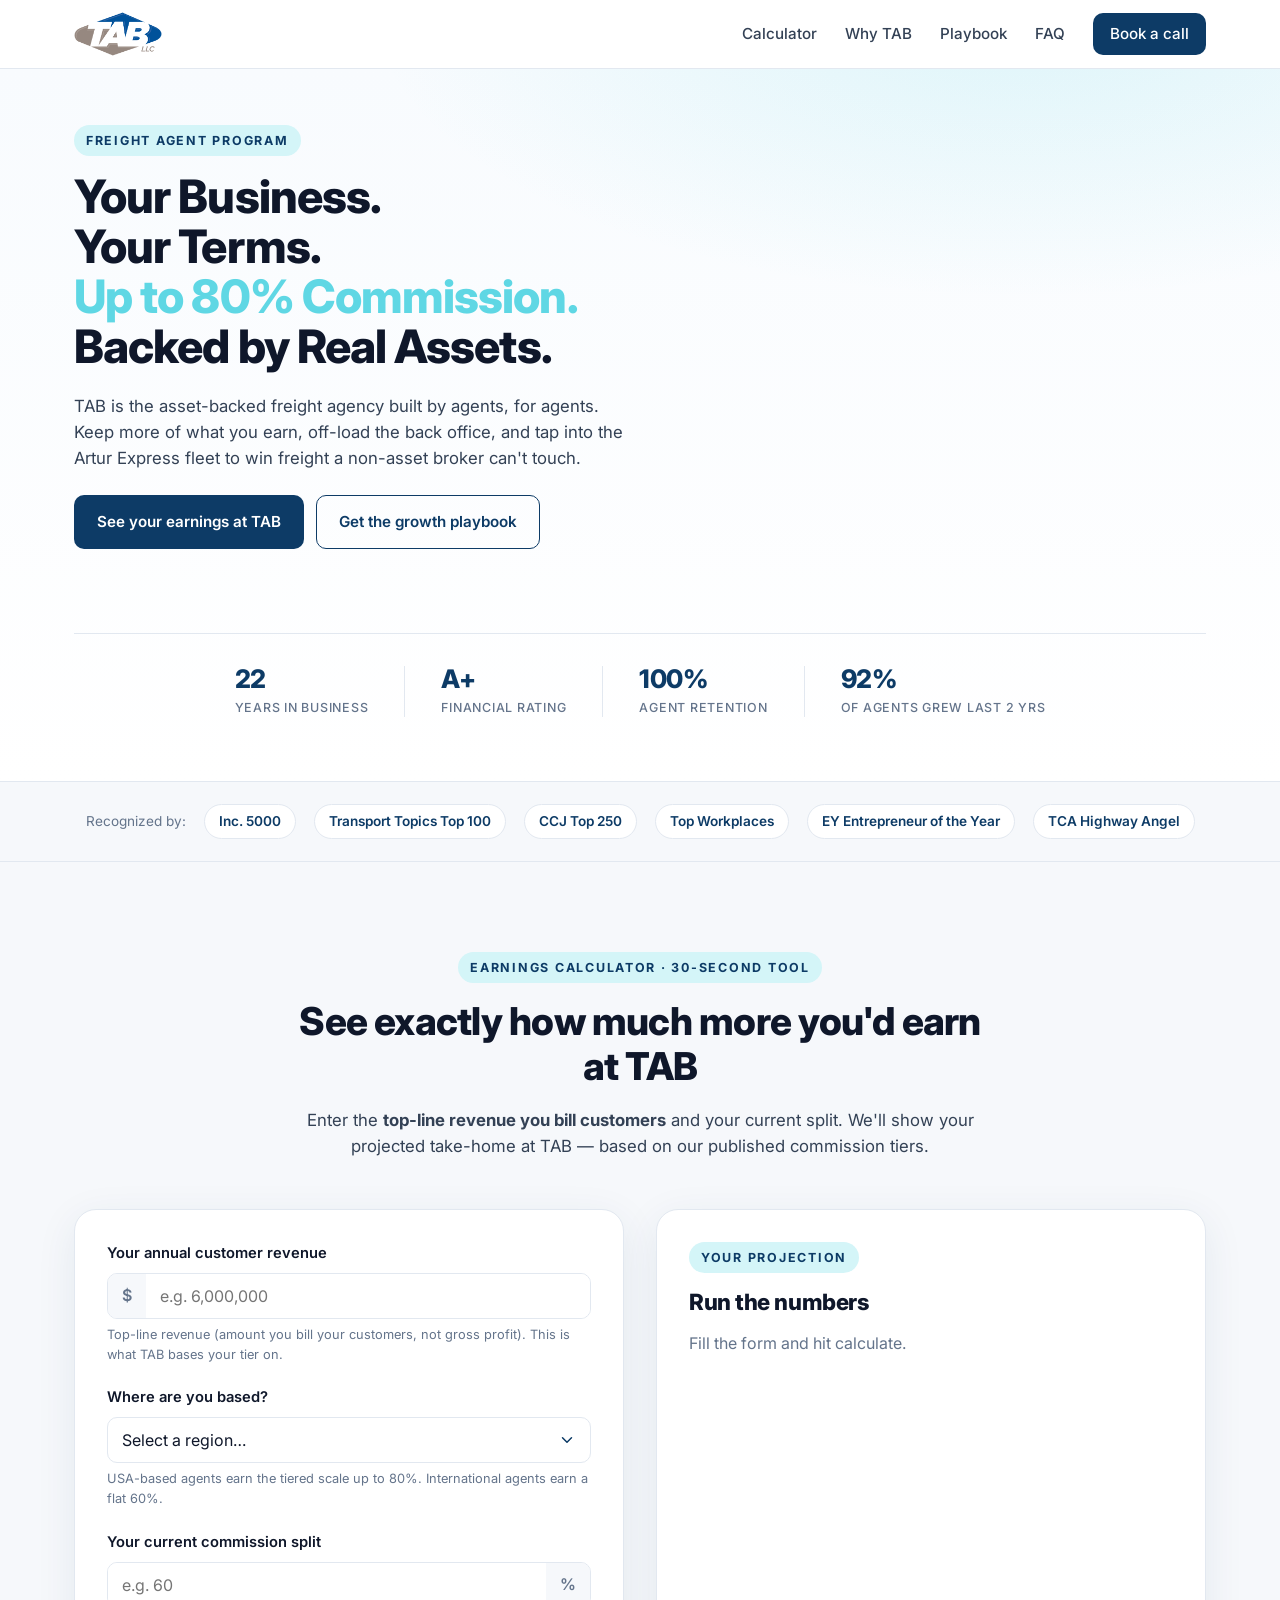
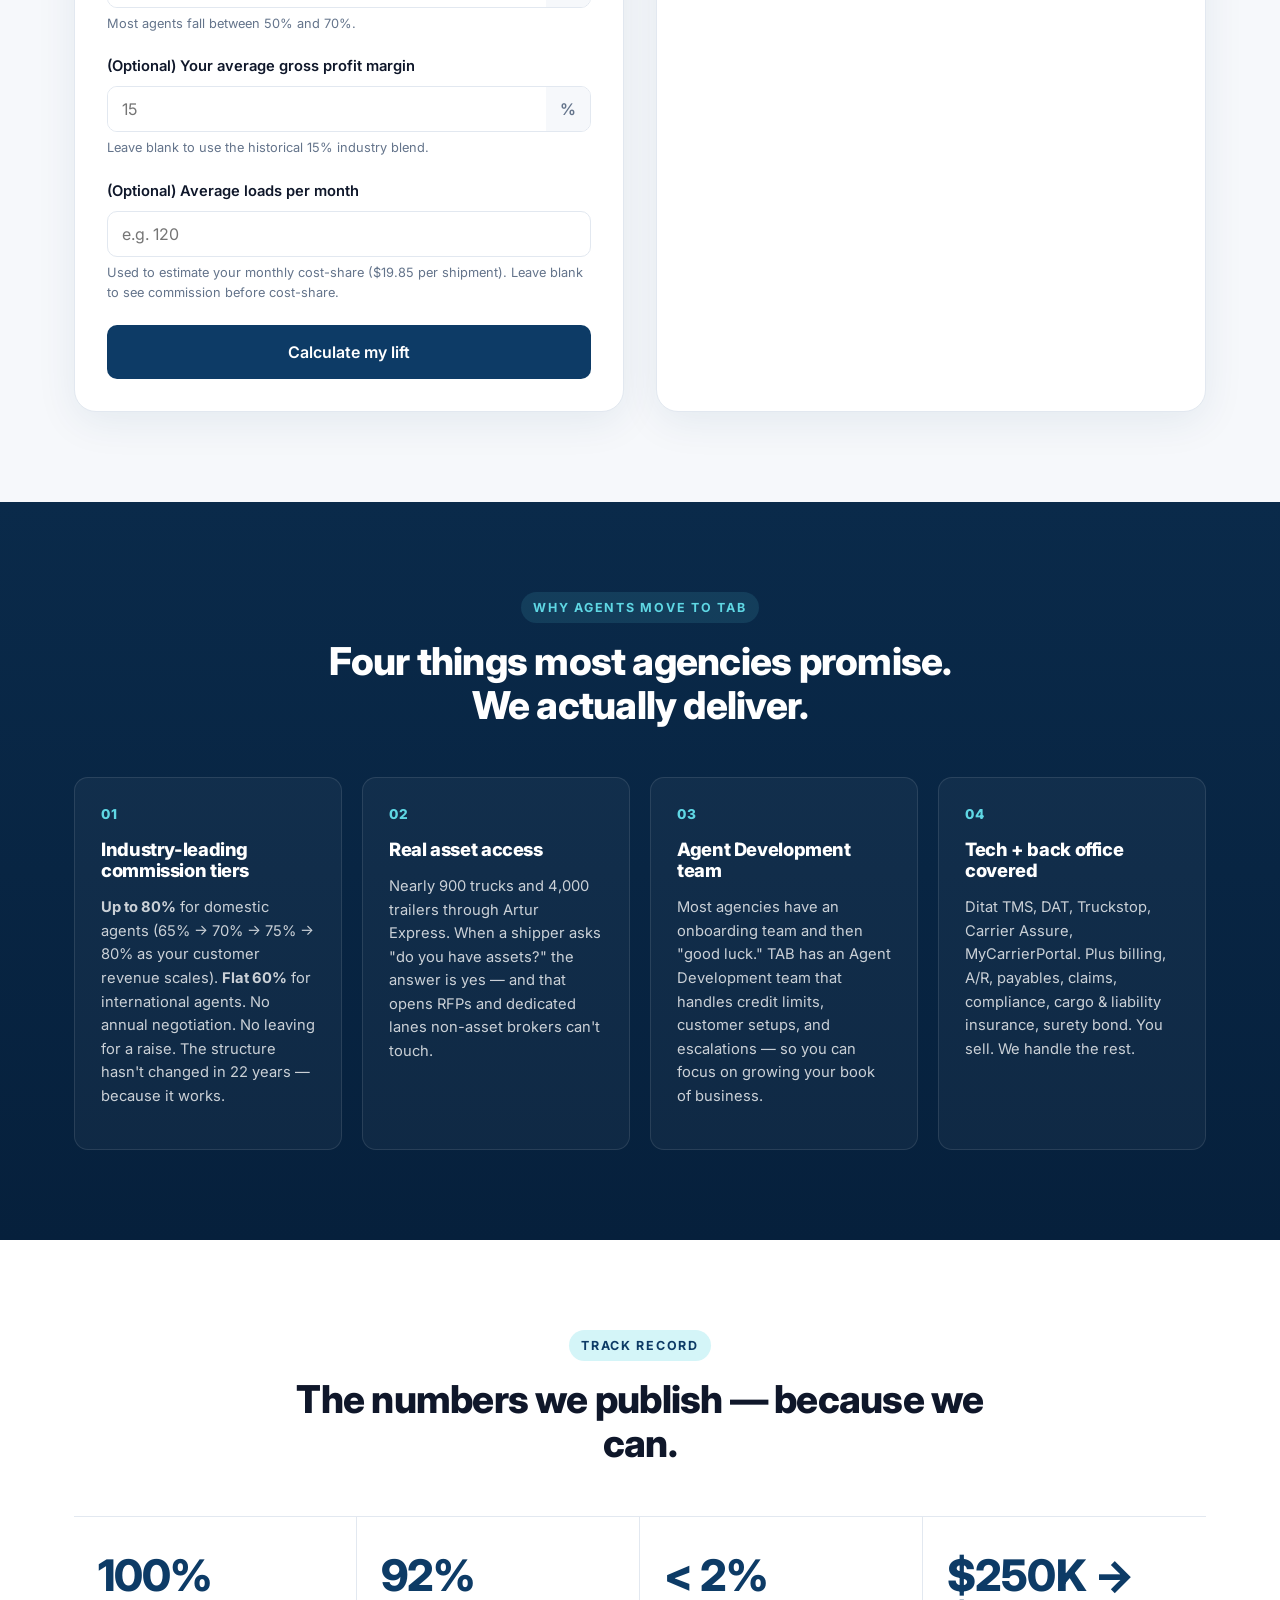
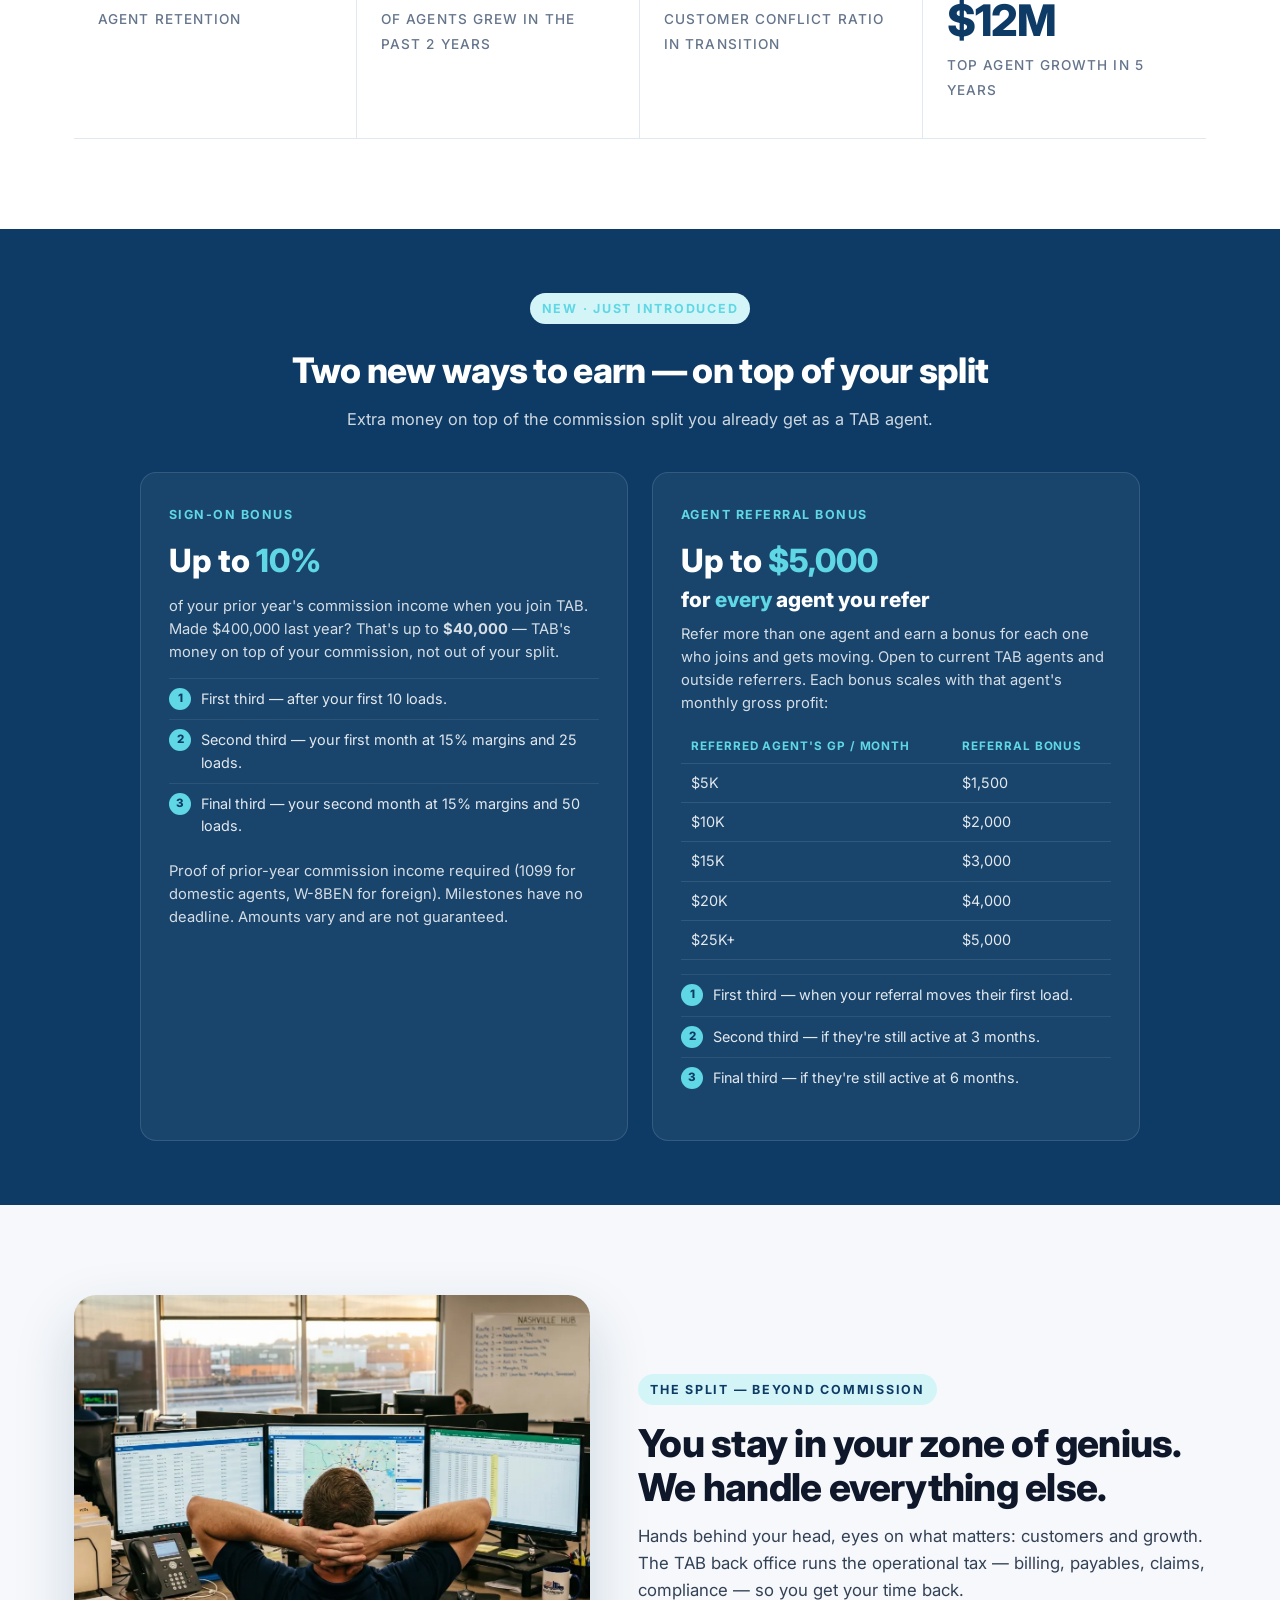
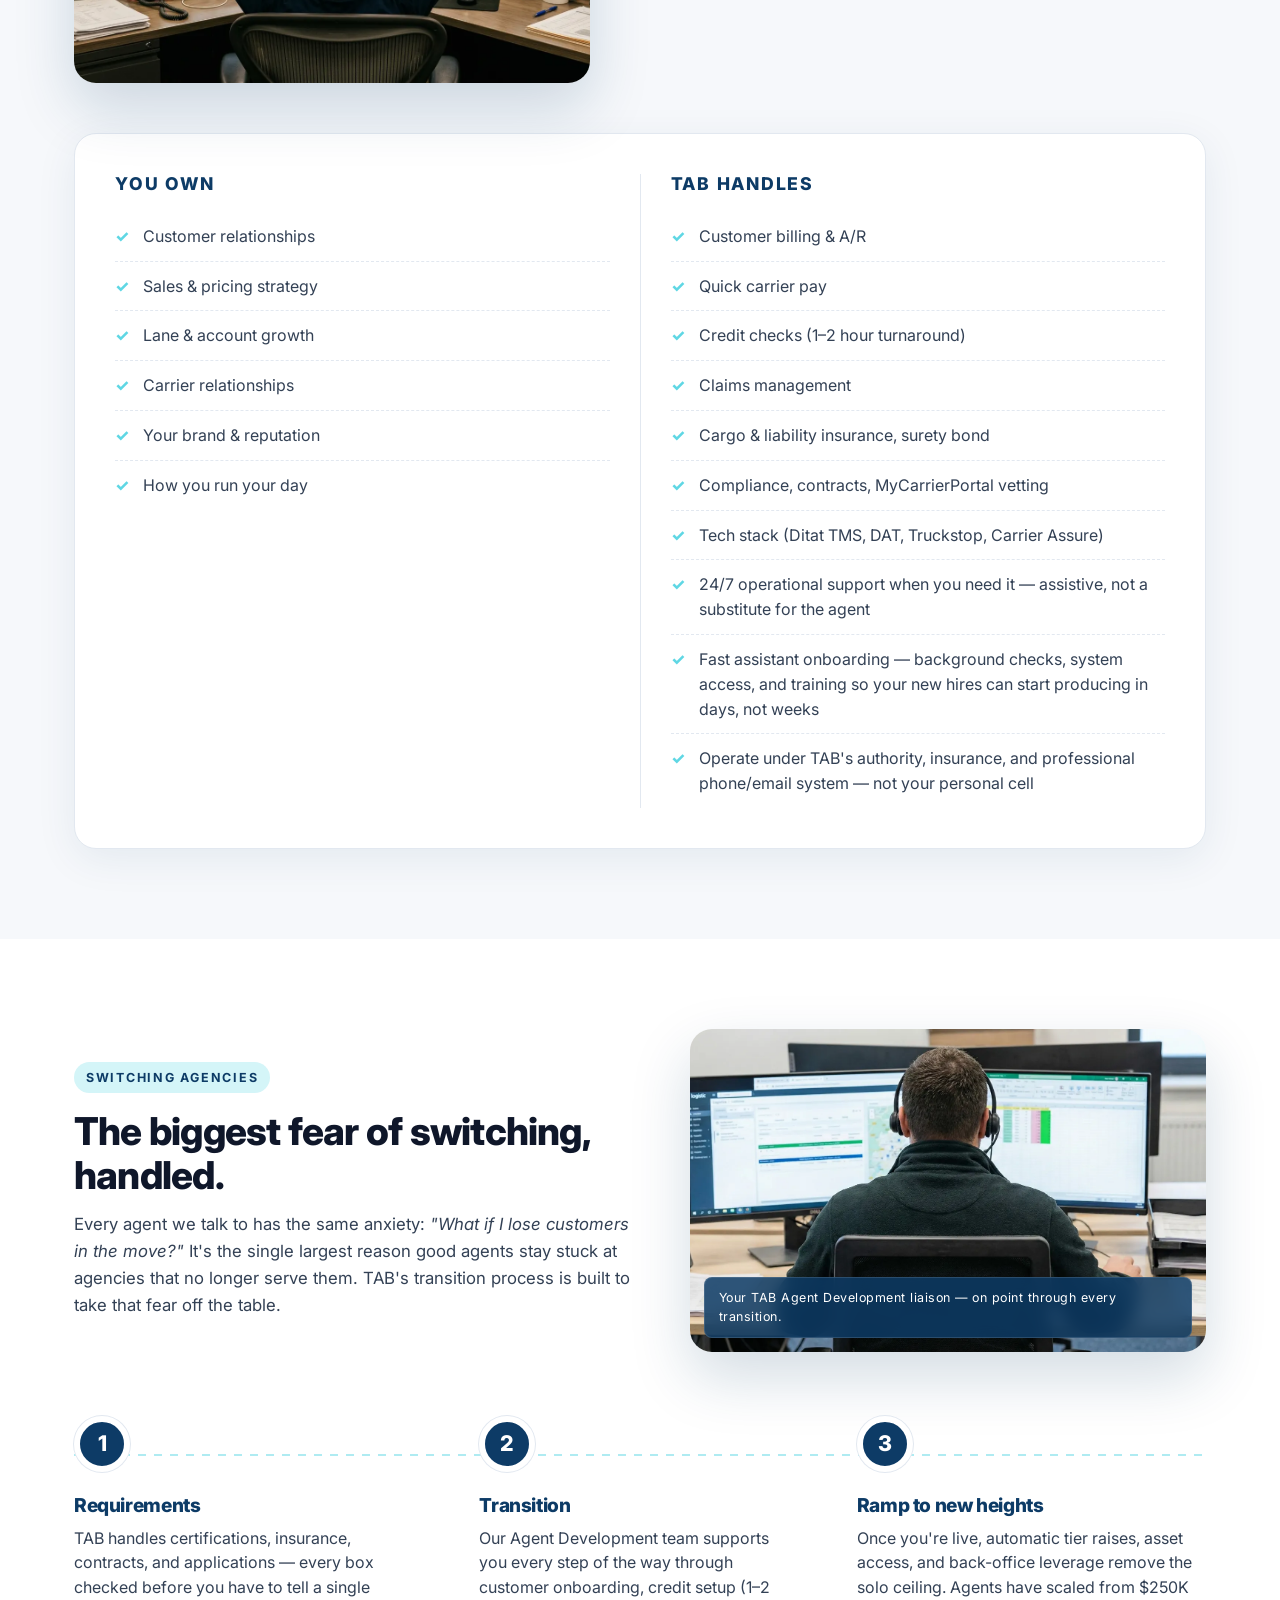
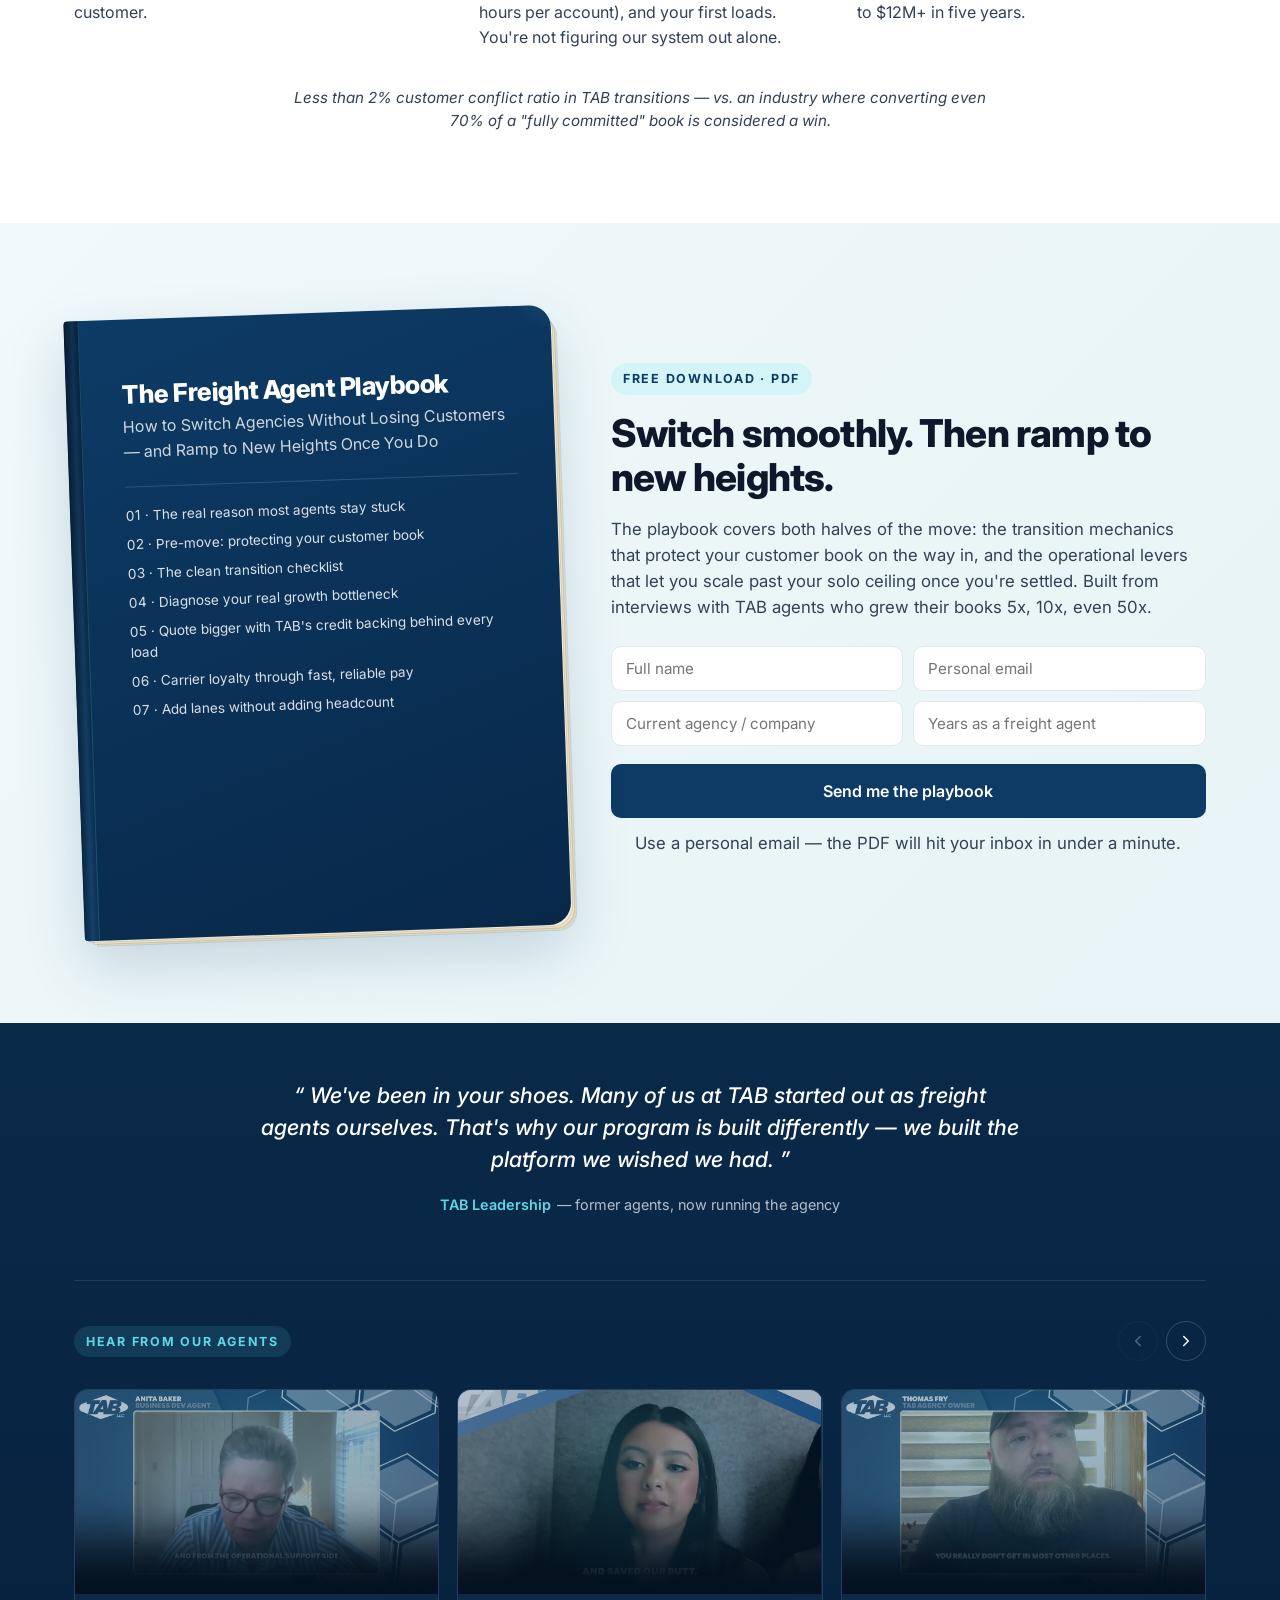
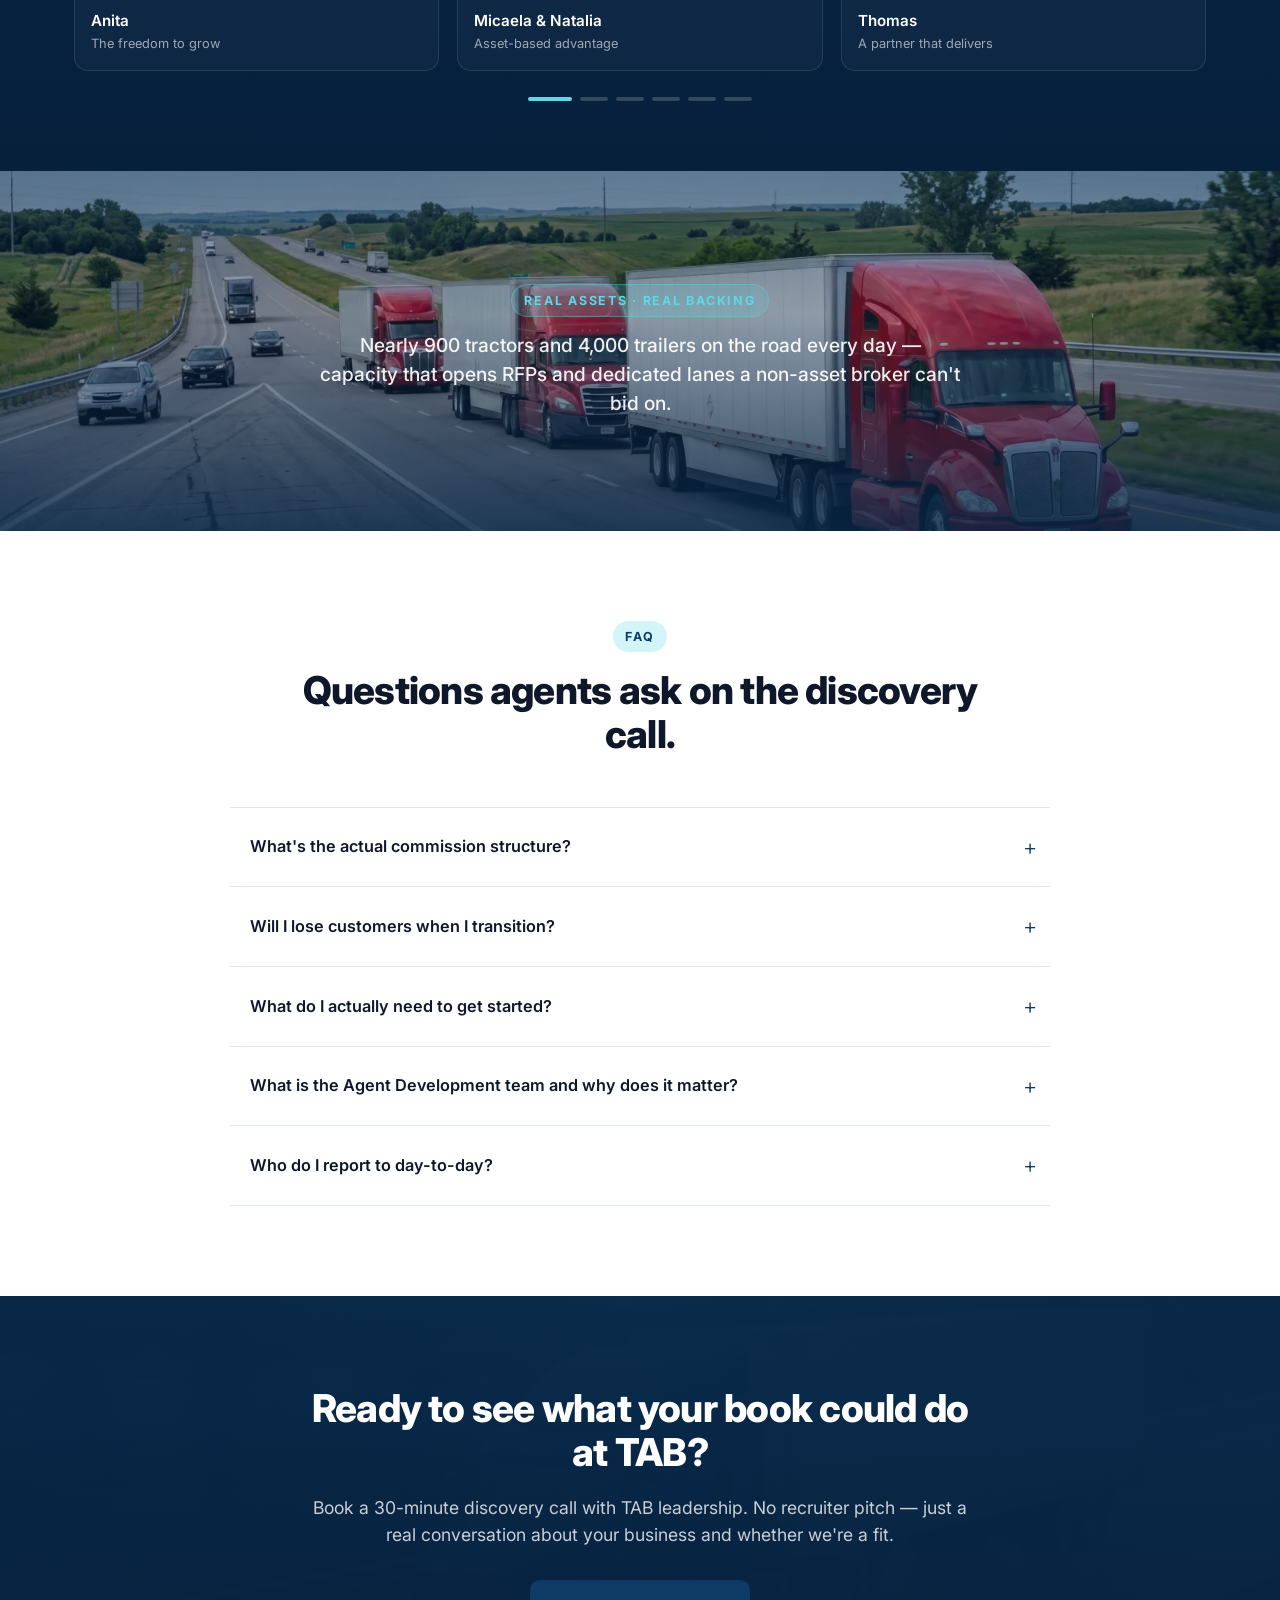
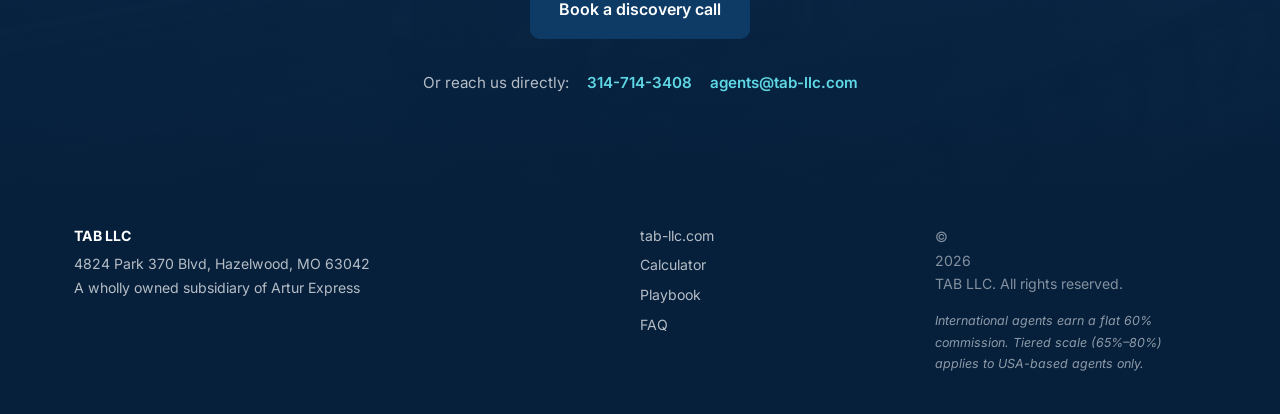
<file: site/index.html>
<!doctype html>
<html lang="en">
<head>
<meta charset="utf-8" />
<meta name="viewport" content="width=device-width, initial-scale=1" />

<!-- Google Tag Manager -->
<script>(function(w,d,s,l,i){w[l]=w[l]||[];w[l].push({'gtm.start':
new Date().getTime(),event:'gtm.js'});var f=d.getElementsByTagName(s)[0],
j=d.createElement(s),dl=l!='dataLayer'?'&l='+l:'';j.async=true;j.src=
'https://www.googletagmanager.com/gtm.js?id='+i+dl;f.parentNode.insertBefore(j,f);
})(window,document,'script','dataLayer','GTM-KV6VND3X');</script>
<!-- End Google Tag Manager -->
<title>TAB Freight Agent Program | Up to 80% Commission, Asset-Backed</title>
<meta name="description" content="Independent freight agents at TAB keep up to 80% of gross profit, get 24/7 ops support, and access nearly 900 trucks and 4,000 trailers through Artur Express." />
<meta property="og:title" content="TAB Freight Agent Program — Up to 80% Commission" />
<meta property="og:description" content="Asset-backed freight agency built by agents, for agents. Keep more of what you earn and off-load the back office." />
<meta property="og:type" content="website" />
<link rel="preconnect" href="https://fonts.googleapis.com" />
<link rel="preconnect" href="https://fonts.gstatic.com" crossorigin />
<link href="https://fonts.googleapis.com/css2?family=Inter:wght@400;500;600;700;800;900&display=swap" rel="stylesheet" />
<link rel="stylesheet" href="styles.css?v=bonus1" />

<!-- LinkedIn Insight Tag -->
<script type="text/javascript">
_linkedin_partner_id = "8617988";
window._linkedin_data_partner_ids = window._linkedin_data_partner_ids || [];
window._linkedin_data_partner_ids.push(_linkedin_partner_id);
</script>
<script type="text/javascript">
(function(l) {
if (!l){window.lintrk = function(a,b){window.lintrk.q.push([a,b])};
window.lintrk.q=[]}
var s = document.getElementsByTagName("script")[0];
var b = document.createElement("script");
b.type = "text/javascript";b.async = true;
b.src = "https://snap.licdn.com/li.lms-analytics/insight.min.js";
s.parentNode.insertBefore(b, s);})(window.lintrk);
</script>
<noscript>
<img height="1" width="1" style="display:none;" alt="" src="https://px.ads.linkedin.com/collect/?pid=8617988&fmt=gif" />
</noscript>

<!-- Apollo website tracker -->
<script>function initApollo(){var n=Math.random().toString(36).substring(7),o=document.createElement("script");
o.src="https://assets.apollo.io/micro/website-tracker/tracker.iife.js?nocache="+n,o.async=!0,o.defer=!0,
o.onload=function(){window.trackingFunctions.onLoad({appId:"6631193d55b2f901c7789c56"})},
document.head.appendChild(o)}initApollo();</script>

<!-- Champion Digital Media portal tracker -->
<script>window.__TRACKING_CONFIG__={endpoint:"https://portal.championdigitalmedia.com/api/track",siteId:"tab-llc"};</script>
<script async src="https://portal.championdigitalmedia.com/tracker.js"></script>

<!-- Structured data (Organization + WebSite + FAQ) for search & AI answer engines -->
<script type="application/ld+json">
{
  "@context": "https://schema.org",
  "@graph": [
    {
      "@type": "Organization",
      "@id": "https://growwithtab.com/#organization",
      "name": "TAB",
      "legalName": "TAB LLC",
      "url": "https://growwithtab.com/",
      "description": "TAB is an asset-backed freight brokerage agency that partners with independent freight agents, offering up to 80% commission on gross profit, 24/7 operations support, and access to nearly 900 trucks and 4,000 trailers through Artur Express.",
      "telephone": "+1-314-714-3408",
      "email": "agents@tab-llc.com",
      "areaServed": "US",
      "knowsAbout": [
        "Freight brokerage",
        "Freight agent commission programs",
        "Independent freight agents",
        "Asset-backed logistics"
      ]
    },
    {
      "@type": "WebSite",
      "@id": "https://growwithtab.com/#website",
      "url": "https://growwithtab.com/",
      "name": "TAB Freight Agent Program",
      "description": "Independent freight agents at TAB keep up to 80% of gross profit, get 24/7 ops support, and access nearly 900 trucks and 4,000 trailers through Artur Express.",
      "publisher": { "@id": "https://growwithtab.com/#organization" }
    },
    {
      "@type": "FAQPage",
      "@id": "https://growwithtab.com/#faq",
      "mainEntity": [
        {
          "@type": "Question",
          "name": "What's the actual commission structure?",
          "acceptedAnswer": {
            "@type": "Answer",
            "text": "Domestic agents are tiered off their top-line customer revenue (not gross profit): 65% up to $5M, 70% from $5M–$10M, 75% from $10M–$20M, and 80% above $20M. International agents earn a flat 60%. Tier raises are automatic as your revenue crosses each threshold — you don't have to ask for them, and they've never changed in 22 years."
          }
        },
        {
          "@type": "Question",
          "name": "Will I lose customers when I transition?",
          "acceptedAnswer": {
            "@type": "Answer",
            "text": "Less than 2% customer conflict ratio in TAB transitions. Most agencies are happy if 70% of a fully committed book actually converts. The difference is our Agent Development team — we sit with you through customer onboarding, credit setup (1–2 hours per account), and your first loads, instead of handing you a portal and wishing you luck."
          }
        },
        {
          "@type": "Question",
          "name": "What do I actually need to get started?",
          "acceptedAnswer": {
            "@type": "Answer",
            "text": "A computer, a phone, high-speed internet, transportation experience, and a customer book of business. Everything else — TMS, carrier load boards, B2B data intelligence tools (at reduced cost), insurance, surety bond, authority, billing, claims — is on TAB. Note: TAB does not provide customer leads."
          }
        },
        {
          "@type": "Question",
          "name": "What is the Agent Development team and why does it matter?",
          "acceptedAnswer": {
            "@type": "Answer",
            "text": "It's a dedicated team that handles credit limits, customer setups, and escalations on your behalf — and helps you navigate the system in your first weeks. Most agencies have an onboarding team and then good luck, email us. TAB built the Agent Development team because we kept hearing from agents that real, ongoing support was the thing they were missing everywhere else."
          }
        },
        {
          "@type": "Question",
          "name": "Who do I report to day-to-day?",
          "acceptedAnswer": {
            "@type": "Answer",
            "text": "You run your own book. TAB is a partner and a back office, not a manager. Operational support is 24/7 when you need it."
          }
        }
      ]
    }
  ]
}
</script>
</head>
<body>
<!-- Google Tag Manager (noscript) -->
<noscript><iframe src="https://www.googletagmanager.com/ns.html?id=GTM-KV6VND3X"
height="0" width="0" style="display:none;visibility:hidden"></iframe></noscript>
<!-- End Google Tag Manager (noscript) -->

<!-- ============ NAV ============ -->
<header class="nav">
  <div class="container nav-inner">
    <a href="#top" class="brand">
      <img src="assets/logo.png" alt="TAB" class="brand-logo" />
    </a>
    <nav class="nav-links">
      <a href="#calculator">Calculator</a>
      <a href="#difference">Why TAB</a>
      <a href="#playbook">Playbook</a>
      <a href="#faq">FAQ</a>
      <a href="https://meetings-na2.hubspot.com/brian-aubuchon?uuid=6d1750eb-50ef-4dce-ad5d-9bf71dc2f1e6" target="_blank" rel="noopener" class="btn btn-sm btn-primary">Book a call</a>
    </nav>
  </div>
</header>

<!-- ============ HERO ============ -->
<section id="top" class="hero">
  <div class="container">
  <div class="hero-grid hero-grid--solo">
    <div class="hero-copy">
      <span class="eyebrow">Freight Agent Program</span>
      <h1>Your Business.<br/>Your Terms.<br/><span class="accent">Up to 80% Commission.</span><br/>Backed by Real Assets.</h1>
      <p class="lede">TAB is the asset-backed freight agency built by agents, for agents. Keep more of what you earn, off-load the back office, and tap into the Artur Express fleet to win freight a non-asset broker can't touch.</p>
      <div class="hero-ctas">
        <a href="#calculator" class="btn btn-primary btn-lg">See your earnings at TAB</a>
        <a href="#playbook" class="btn btn-ghost btn-lg">Get the growth playbook</a>
      </div>
    </div>
  </div><!-- /hero-grid -->

  <ul class="hero-proof">
    <li><strong>22</strong><span>years in business</span></li>
    <li><strong>A+</strong><span>financial rating</span></li>
    <li><strong>100%</strong><span>agent retention</span></li>
    <li><strong>92%</strong><span>of agents grew last 2 yrs</span></li>
  </ul>
  </div><!-- /container -->
</section>

<!-- ============ TRUST STRIP ============ -->
<section class="trust-strip">
  <div class="container trust-row">
    <span>Recognized by:</span>
    <span class="trust-badge">Inc. 5000</span>
    <span class="trust-badge">Transport Topics Top 100</span>
    <span class="trust-badge">CCJ Top 250</span>
    <span class="trust-badge">Top Workplaces</span>
    <span class="trust-badge">EY Entrepreneur of the Year</span>
    <span class="trust-badge">TCA Highway Angel</span>
  </div>
</section>

<!-- ============ CALCULATOR ============ -->
<section id="calculator" class="section calc-section">
  <div class="container">
    <div class="section-head">
      <span class="eyebrow">Earnings Calculator · 30-Second Tool</span>
      <h2>See exactly how much more you'd earn at TAB</h2>
      <p>Enter the <strong>top-line revenue you bill customers</strong> and your current split. We'll show your projected take-home at TAB — based on our published commission tiers.</p>
    </div>

    <div class="calc-grid">
      <form id="calc-form" class="calc-form" novalidate>
        <div class="field">
          <label for="annualRevenue">Your annual customer revenue</label>
          <div class="input-prefix">
            <span>$</span>
            <input type="number" id="annualRevenue" min="0" step="100000" placeholder="e.g. 6,000,000" required />
          </div>
          <small>Top-line revenue (amount you bill your customers, not gross profit). This is what TAB bases your tier on.</small>
        </div>

        <div class="field">
          <label for="region">Where are you based?</label>
          <select id="region" class="select" required>
            <option value="" disabled selected>Select a region…</option>
            <option value="domestic">USA</option>
            <option value="international">International</option>
          </select>
          <small id="region-help">USA-based agents earn the tiered scale up to 80%. International agents earn a flat 60%.</small>
        </div>

        <div class="field">
          <label for="currentSplit">Your current commission split</label>
          <div class="input-suffix">
            <input type="number" id="currentSplit" min="1" max="100" step="1" placeholder="e.g. 60" required />
            <span>%</span>
          </div>
          <small id="currentSplit-help">Most agents fall between 50% and 70%.</small>
        </div>

        <div class="field">
          <label for="gpMargin">(Optional) Your average gross profit margin</label>
          <div class="input-suffix">
            <input type="number" id="gpMargin" min="0" max="100" step="0.5" placeholder="15" />
            <span>%</span>
          </div>
          <small>Leave blank to use the historical 15% industry blend.</small>
        </div>

        <div class="field">
          <label for="loadsPerMonth">(Optional) Average loads per month</label>
          <input type="number" id="loadsPerMonth" min="0" step="1" placeholder="e.g. 120" />
          <small>Used to estimate your monthly cost-share ($19.85 per shipment). Leave blank to see commission before cost-share.</small>
        </div>

        <button type="submit" class="btn btn-primary btn-lg btn-block">Calculate my lift</button>
      </form>

      <div class="calc-result" id="calc-result" aria-live="polite">
        <div class="calc-result-head">
          <span class="eyebrow">Your projection</span>
          <h3>Run the numbers</h3>
          <p class="muted">Fill the form and hit calculate.</p>
        </div>

        <div class="calc-numbers" hidden>
          <div class="calc-row"><span>Your TAB commission tier</span><strong id="r-tier">—</strong></div>
          <div class="calc-row"><span>Estimated gross profit</span><strong id="r-gp">$0</strong></div>
          <div class="calc-row"><span>You today</span><strong id="r-current">$0</strong></div>
          <div class="calc-row total"><span id="r-tab-label">You at TAB</span><strong id="r-tab">$0</strong></div>
          <div class="calc-row csp" id="row-csp" hidden><span>Annual cost-share ($19.85 × loads)</span><strong id="r-csp">−$0</strong></div>
          <div class="calc-row total" id="row-net" hidden><span>You at TAB (after cost-share)</span><strong id="r-net">$0</strong></div>
          <div class="calc-lift">
            <div><span>You'd earn an additional</span><strong id="r-delta">$0 / year</strong><small class="calc-lift-sub">Recurring, every year</small></div>
            <div class="calc-lift-pct"><span>That's a</span><strong id="r-pct">+0%</strong><span>lift</span></div>
            <div class="calc-lift-bonus">
              <span class="bonus-tag">One-time &middot; Year one only</span>
              <p class="bonus-line">Plus a sign-on bonus of up to <strong id="r-bonus">$0</strong></p>
              <p class="bonus-fine">Up to 10% of last year's commission income, paid in three milestones as you ramp. Requires proof of prior-year commission income (1099 or W-8BEN). Not part of the annual figure above. Amounts vary and are not guaranteed.</p>
            </div>
          </div>

          <p class="calc-disclaimer" style="margin-top:16px;"><strong>For illustration only.</strong> A preliminary estimate based on TAB's published commission tiers and a 15% historical industry margin. Commission is paid on gross profit.<span id="disc-csp" hidden> A $19.85-per-shipment cost-share applies.</span> Asset / line-haul commission is calculated separately and not included here. Not a guaranteed offer.</p>
        </div>

        <form id="lead-form" class="lead-form" hidden>
          <h4>Email me this report + the Growth Playbook</h4>
          <div class="lead-row">
            <input type="text" name="name" placeholder="Full name" required />
            <input type="email" name="email" placeholder="Personal email" required />
          </div>
          <div class="lead-row">
            <input type="tel" name="phone" placeholder="Phone (optional)" />
            <input type="text" name="company" placeholder="Current agency / company" />
          </div>
          <button type="submit" class="btn btn-primary btn-block">Send my report + playbook</button>
          <p class="form-note">Use a personal email — we'll send your custom report there. No spam.</p>
        </form>
      </div>
    </div>
  </div>
</section>

<!-- ============ THE TAB DIFFERENCE ============ -->
<section id="difference" class="section dark">
  <div class="container">
    <div class="section-head">
      <span class="eyebrow light">Why agents move to TAB</span>
      <h2>Four things most agencies promise.<br/>We actually deliver.</h2>
    </div>
    <div class="grid-4">
      <div class="card-feature">
        <div class="card-icon">01</div>
        <h3>Industry-leading commission tiers</h3>
        <p><strong>Up to 80%</strong> for domestic agents (65% → 70% → 75% → 80% as your customer revenue scales). <strong>Flat 60%</strong> for international agents. No annual negotiation. No leaving for a raise. The structure hasn't changed in 22 years — because it works.</p>
      </div>
      <div class="card-feature">
        <div class="card-icon">02</div>
        <h3>Real asset access</h3>
        <p>Nearly 900 trucks and 4,000 trailers through Artur Express. When a shipper asks "do you have assets?" the answer is yes — and that opens RFPs and dedicated lanes non-asset brokers can't touch.</p>
      </div>
      <div class="card-feature">
        <div class="card-icon">03</div>
        <h3>Agent Development team</h3>
        <p>Most agencies have an onboarding team and then "good luck." TAB has an Agent Development team that handles credit limits, customer setups, and escalations — so you can focus on growing your book of business.</p>
      </div>
      <div class="card-feature">
        <div class="card-icon">04</div>
        <h3>Tech + back office covered</h3>
        <p>Ditat TMS, DAT, Truckstop, Carrier Assure, MyCarrierPortal. Plus billing, A/R, payables, claims, compliance, cargo & liability insurance, surety bond. You sell. We handle the rest.</p>
      </div>
    </div>
  </div>
</section>

<!-- ============ TRACK RECORD ============ -->
<section class="section">
  <div class="container">
    <div class="section-head">
      <span class="eyebrow">Track record</span>
      <h2>The numbers we publish — because we can.</h2>
    </div>
    <div class="grid-stats">
      <div class="stat-card"><strong>100%</strong><span>agent retention</span></div>
      <div class="stat-card"><strong>92%</strong><span>of agents grew in the past 2 years</span></div>
      <div class="stat-card"><strong>&lt; 2%</strong><span>customer conflict ratio in transition</span></div>
      <div class="stat-card"><strong>$250K → $12M</strong><span>top agent growth in 5 years</span></div>
    </div>
  </div>
</section>

<!-- ============ NEW OFFER: BONUSES ============ -->
<section class="offer-section">
  <div class="container">
    <div class="offer-head">
      <span class="eyebrow">New · Just introduced</span>
      <h2>Two new ways to earn — on top of your split</h2>
      <p>Extra money on top of the commission split you already get as a TAB agent.</p>
    </div>
    <div class="offer-grid">

      <div class="offer-card">
        <span class="offer-tag">Sign-On Bonus</span>
        <div class="offer-amt">Up to <span>10%</span></div>
        <p>of your prior year's commission income when you join TAB. Made $400,000 last year? That's up to <strong>$40,000</strong> — TAB's money on top of your commission, not out of your split.</p>
        <ol class="offer-steps">
          <li>First third — after your first 10 loads.</li>
          <li>Second third — your first month at 15% margins and 25 loads.</li>
          <li>Final third — your second month at 15% margins and 50 loads.</li>
        </ol>
        <p class="offer-fine">Proof of prior-year commission income required (1099 for domestic agents, W-8BEN for foreign). Milestones have no deadline. Amounts vary and are not guaranteed.</p>
      </div>

      <div class="offer-card">
        <span class="offer-tag">Agent Referral Bonus</span>
        <div class="offer-amt">Up to <span>$5,000</span></div>
        <div class="offer-every">for <span>every</span> agent you refer</div>
        <p>Refer more than one agent and earn a bonus for each one who joins and gets moving. Open to current TAB agents and outside referrers. Each bonus scales with that agent's monthly gross profit:</p>
        <table class="ref-table">
          <thead><tr><th>Referred agent's GP / month</th><th>Referral bonus</th></tr></thead>
          <tbody>
            <tr><td>$5K</td><td>$1,500</td></tr>
            <tr><td>$10K</td><td>$2,000</td></tr>
            <tr><td>$15K</td><td>$3,000</td></tr>
            <tr><td>$20K</td><td>$4,000</td></tr>
            <tr><td>$25K+</td><td>$5,000</td></tr>
          </tbody>
        </table>
        <ol class="offer-steps">
          <li>First third — when your referral moves their first load.</li>
          <li>Second third — if they're still active at 3 months.</li>
          <li>Final third — if they're still active at 6 months.</li>
        </ol>
      </div>

    </div>
  </div>
</section>

<!-- ============ WHO OWNS WHAT ============ -->
<section class="section gray">
  <div class="container">
    <div class="split-intro">
      <figure class="split-intro-photo">
        <picture>
          <source srcset="assets/relaxed-desk.webp" type="image/webp" />
          <img src="assets/relaxed-desk.jpg" alt="A freight agent leans back at a multi-monitor desk while loads run in the background." loading="lazy" width="1600" height="893" />
        </picture>
      </figure>
      <div class="split-intro-copy">
        <span class="eyebrow">The split — beyond commission</span>
        <h2>You stay in your zone of genius.<br/>We handle everything else.</h2>
        <p>Hands behind your head, eyes on what matters: customers and growth. The TAB back office runs the operational tax — billing, payables, claims, compliance — so you get your time back.</p>
      </div>
    </div>
    <div class="split-table">
      <div class="split-col">
        <h3>You own</h3>
        <ul>
          <li>Customer relationships</li>
          <li>Sales &amp; pricing strategy</li>
          <li>Lane &amp; account growth</li>
          <li>Carrier relationships</li>
          <li>Your brand &amp; reputation</li>
          <li>How you run your day</li>
        </ul>
      </div>
      <div class="split-divider" aria-hidden="true"></div>
      <div class="split-col">
        <h3>TAB handles</h3>
        <ul>
          <li>Customer billing &amp; A/R</li>
          <li>Quick carrier pay</li>
          <li>Credit checks (1–2 hour turnaround)</li>
          <li>Claims management</li>
          <li>Cargo &amp; liability insurance, surety bond</li>
          <li>Compliance, contracts, MyCarrierPortal vetting</li>
          <li>Tech stack (Ditat TMS, DAT, Truckstop, Carrier Assure)</li>
          <li>24/7 operational support when you need it — assistive, not a substitute for the agent</li>
          <li>Fast assistant onboarding — background checks, system access, and training so your new hires can start producing in days, not weeks</li>
          <li>Operate under TAB's authority, insurance, and professional phone/email system — not your personal cell</li>
        </ul>
      </div>
    </div>
  </div>
</section>

<!-- ============ TRANSITION ============ -->
<section class="section transition-section">
  <div class="container">
    <div class="transition-head">
      <div class="transition-head-copy">
        <span class="eyebrow">Switching agencies</span>
        <h2>The biggest fear of switching, handled.</h2>
        <p>Every agent we talk to has the same anxiety: <em>"What if I lose customers in the move?"</em> It's the single largest reason good agents stay stuck at agencies that no longer serve them. TAB's transition process is built to take that fear off the table.</p>
      </div>
      <figure class="transition-head-photo">
        <picture>
          <source srcset="assets/support-desk.webp" type="image/webp" />
          <img src="assets/support-desk.jpg" alt="A TAB Agent Development liaison working a logistics desk." loading="lazy" width="1600" height="893" />
        </picture>
        <figcaption>Your TAB Agent Development liaison — on point through every transition.</figcaption>
      </figure>
    </div>
    <div class="grid-3">
      <div class="step-card">
        <span class="step-num">1</span>
        <h3>Requirements</h3>
        <p>TAB handles certifications, insurance, contracts, and applications — every box checked before you have to tell a single customer.</p>
      </div>
      <div class="step-card">
        <span class="step-num">2</span>
        <h3>Transition</h3>
        <p>Our Agent Development team supports you every step of the way through customer onboarding, credit setup (1–2 hours per account), and your first loads. You're not figuring our system out alone.</p>
      </div>
      <div class="step-card">
        <span class="step-num">3</span>
        <h3>Ramp to new heights</h3>
        <p>Once you're live, automatic tier raises, asset access, and back-office leverage remove the solo ceiling. Agents have scaled from $250K to $12M+ in five years.</p>
      </div>
    </div>
    <p class="section-foot">Less than 2% customer conflict ratio in TAB transitions — vs. an industry where converting even 70% of a "fully committed" book is considered a win.</p>
  </div>
</section>

<!-- ============ PLAYBOOK ============ -->
<section id="playbook" class="section playbook-section">
  <div class="container playbook-grid">
    <div class="playbook-cover" aria-hidden="true">
      <div class="playbook-cover-inner">
        <h3>The Freight Agent Playbook</h3>
        <p>How to Switch Agencies Without Losing Customers — and Ramp to New Heights Once You Do</p>
        <div class="playbook-toc">
          <span>01 · The real reason most agents stay stuck</span>
          <span>02 · Pre-move: protecting your customer book</span>
          <span>03 · The clean transition checklist</span>
          <span>04 · Diagnose your real growth bottleneck</span>
          <span>05 · Quote bigger with TAB's credit backing behind every load</span>
          <span>06 · Carrier loyalty through fast, reliable pay</span>
          <span>07 · Add lanes without adding headcount</span>
        </div>
      </div>
    </div>
    <div class="playbook-copy">
      <span class="eyebrow">Free Download · PDF</span>
      <h2>Switch smoothly. Then ramp to new heights.</h2>
      <p>The playbook covers both halves of the move: the transition mechanics that protect your customer book on the way in, and the operational levers that let you scale past your solo ceiling once you're settled. Built from interviews with TAB agents who grew their books 5x, 10x, even 50x.</p>
      <form id="playbook-form" class="lead-form bordered">
        <div class="lead-row">
          <input type="text" name="name" placeholder="Full name" required />
          <input type="email" name="email" placeholder="Personal email" required />
        </div>
        <div class="lead-row">
          <input type="text" name="company" placeholder="Current agency / company" />
          <input type="number" name="years" placeholder="Years as a freight agent" min="0" />
        </div>
        <button type="submit" class="btn btn-primary btn-block btn-lg">Send me the playbook</button>
        <p class="form-note">Use a personal email — the PDF will hit your inbox in under a minute.</p>
      </form>
    </div>
  </div>
</section>

<!-- ============ TESTIMONIAL / FOUNDER ============ -->
<section class="section dark quote-section">
  <div class="container">
    <div class="quote-wrap">
      <blockquote>
        We've been in your shoes. Many of us at TAB started out as freight agents ourselves. That's why our program is built differently — we built the platform we wished we had.
      </blockquote>
      <div class="quote-attr">
        <strong>TAB Leadership</strong> <span>— former agents, now running the agency</span>
      </div>
    </div>

    <div class="testimonials">
      <div class="testimonials-head">
        <span class="eyebrow light">Hear from our agents</span>
        <div class="testimonial-controls" role="group" aria-label="Testimonial navigation">
          <button type="button" class="testimonial-arrow" data-dir="-1" aria-label="Previous testimonials">
            <svg viewBox="0 0 24 24" width="18" height="18" aria-hidden="true"><path fill="none" stroke="currentColor" stroke-width="2" stroke-linecap="round" stroke-linejoin="round" d="M15 18l-6-6 6-6"/></svg>
          </button>
          <button type="button" class="testimonial-arrow" data-dir="1" aria-label="Next testimonials">
            <svg viewBox="0 0 24 24" width="18" height="18" aria-hidden="true"><path fill="none" stroke="currentColor" stroke-width="2" stroke-linecap="round" stroke-linejoin="round" d="M9 18l6-6-6-6"/></svg>
          </button>
        </div>
      </div>

      <div class="testimonial-track" id="testimonial-track" tabindex="0" aria-label="Agent testimonial videos">
        <article class="testimonial-card">
          <div class="testimonial-thumb">
            <video class="testimonial-video" controls preload="none" playsinline
                   poster="assets/videos/anita-testimonial.jpg">
              <source src="assets/videos/anita-testimonial.mp4" type="video/mp4" />
            </video>
          </div>
          <div class="testimonial-meta"><strong>Anita</strong><span>The freedom to grow</span></div>
        </article>
        <article class="testimonial-card">
          <div class="testimonial-thumb">
            <video class="testimonial-video" controls preload="none" playsinline
                   poster="assets/videos/micaela-natalia-asset-advantage.jpg">
              <source src="assets/videos/micaela-natalia-asset-advantage.mp4" type="video/mp4" />
            </video>
          </div>
          <div class="testimonial-meta"><strong>Micaela &amp; Natalia</strong><span>Asset-based advantage</span></div>
        </article>
        <article class="testimonial-card">
          <div class="testimonial-thumb">
            <video class="testimonial-video" controls preload="none" playsinline
                   poster="assets/videos/thomas-testimonial.jpg">
              <source src="assets/videos/thomas-testimonial.mp4" type="video/mp4" />
            </video>
          </div>
          <div class="testimonial-meta"><strong>Thomas</strong><span>A partner that delivers</span></div>
        </article>
        <article class="testimonial-card">
          <div class="testimonial-thumb">
            <video class="testimonial-video" controls preload="none" playsinline
                   poster="assets/videos/micaela-natalia-considering-move.jpg">
              <source src="assets/videos/micaela-natalia-considering-move.mp4" type="video/mp4" />
            </video>
          </div>
          <div class="testimonial-meta"><strong>Micaela &amp; Natalia</strong><span>If you're considering a move</span></div>
        </article>
        <article class="testimonial-card">
          <div class="testimonial-thumb">
            <video class="testimonial-video" controls preload="none" playsinline
                   poster="assets/videos/brendan-huge-reason.jpg">
              <source src="assets/videos/brendan-huge-reason.mp4" type="video/mp4" />
            </video>
          </div>
          <div class="testimonial-meta"><strong>Brendan</strong><span>A huge reason to make the transition</span></div>
        </article>
        <article class="testimonial-card">
          <div class="testimonial-thumb">
            <video class="testimonial-video" controls preload="none" playsinline
                   poster="assets/videos/brendan-too-good.jpg">
              <source src="assets/videos/brendan-too-good.mp4" type="video/mp4" />
            </video>
          </div>
          <div class="testimonial-meta"><strong>Brendan</strong><span>Too good to be true</span></div>
        </article>
      </div>

      <div class="testimonial-dots" id="testimonial-dots" role="tablist" aria-label="Testimonial pages"></div>
    </div>
  </div>
</section>

<!-- ============ IMAGE BAND ============ -->
<section class="image-band" aria-label="Real assets, real backing">
  <picture>
    <source srcset="assets/trucks-highway.webp" type="image/webp" />
    <img src="assets/trucks-highway.jpg" alt="Artur Express tractors traveling in convoy on the interstate." loading="lazy" width="1600" height="893" />
  </picture>
  <div class="image-band-overlay">
    <span class="eyebrow light">Real assets · Real backing</span>
    <p>Nearly 900 tractors and 4,000 trailers on the road every day — capacity that opens RFPs and dedicated lanes a non-asset broker can't bid on.</p>
  </div>
</section>

<!-- ============ FAQ ============ -->
<section id="faq" class="section">
  <div class="container">
    <div class="section-head">
      <span class="eyebrow">FAQ</span>
      <h2>Questions agents ask on the discovery call.</h2>
    </div>
    <div class="faq-list">
      <details>
        <summary>What's the actual commission structure?</summary>
        <p>Domestic agents are tiered off their <strong>top-line customer revenue</strong> (not gross profit): 65% up to $5M, 70% from $5M–$10M, 75% from $10M–$20M, and 80% above $20M. International agents earn a flat 60%. Tier raises are <em>automatic</em> as your revenue crosses each threshold — you don't have to ask for them, and they've never changed in 22 years.</p>
      </details>
      <details>
        <summary>Will I lose customers when I transition?</summary>
        <p>Less than 2% customer conflict ratio in TAB transitions. Most agencies are happy if 70% of a "fully committed" book actually converts. The difference is our Agent Development team — we sit with you through customer onboarding, credit setup (1–2 hours per account), and your first loads, instead of handing you a portal and wishing you luck.</p>
      </details>
      <details>
        <summary>What do I actually need to get started?</summary>
        <p>A computer, a phone, high-speed internet, transportation experience, and a customer book of business. Everything else — TMS, carrier load boards, B2B data intelligence tools (at reduced cost), insurance, surety bond, authority, billing, claims — is on TAB. <em>Note: TAB does not provide customer leads.</em></p>
      </details>
      <details>
        <summary>What is the Agent Development team and why does it matter?</summary>
        <p>It's a dedicated team that handles credit limits, customer setups, and escalations on your behalf — and helps you navigate the system in your first weeks. Most agencies have an onboarding team and then "good luck, email us." TAB built the Agent Development team because we kept hearing from agents that real, ongoing support was the thing they were missing everywhere else.</p>
      </details>
      <details>
        <summary>Who do I report to day-to-day?</summary>
        <p>You run your own book. TAB is a partner and a back office, not a manager. Operational support is 24/7 when you need it.</p>
      </details>
    </div>
  </div>
</section>

<!-- ============ FINAL CTA ============ -->
<section id="cta" class="section cta-section">
  <picture class="cta-bg" aria-hidden="true">
    <source srcset="assets/highway-night.webp" type="image/webp" />
    <img src="assets/highway-night.jpg" alt="" loading="lazy" />
  </picture>
  <div class="container cta-wrap">
    <h2>Ready to see what your book could do at TAB?</h2>
    <p>Book a 30-minute discovery call with TAB leadership. No recruiter pitch — just a real conversation about your business and whether we're a fit.</p>
    <div class="cta-buttons">
      <a href="https://meetings-na2.hubspot.com/brian-aubuchon?uuid=6d1750eb-50ef-4dce-ad5d-9bf71dc2f1e6" target="_blank" rel="noopener" class="btn btn-primary btn-lg">Book a discovery call</a>
    </div>
    <div class="cta-contact">
      <span>Or reach us directly:</span>
      <a href="tel:3147143408">314-714-3408</a>
      <a href="mailto:agents@tab-llc.com">agents@tab-llc.com</a>
    </div>
  </div>
</section>

<!-- ============ FOOTER ============ -->
<footer class="footer">
  <div class="container footer-inner">
    <div>
      <strong>TAB LLC</strong>
      <span>4824 Park 370 Blvd, Hazelwood, MO 63042</span>
      <span>A wholly owned subsidiary of Artur Express</span>
    </div>
    <div class="footer-links">
      <a href="https://tab-llc.com" target="_blank" rel="noopener">tab-llc.com</a>
      <a href="#calculator">Calculator</a>
      <a href="#playbook">Playbook</a>
      <a href="#faq">FAQ</a>
    </div>
    <div class="footer-meta">
      <span>&copy; <span id="year"></span> TAB LLC. All rights reserved.</span>
      <span class="footer-disclaimer">International agents earn a flat 60% commission. Tiered scale (65%–80%) applies to USA-based agents only.</span>
    </div>
  </div>
</footer>

<script src="calculator.js?v=bonus1"></script>
</body>
</html>
</file>
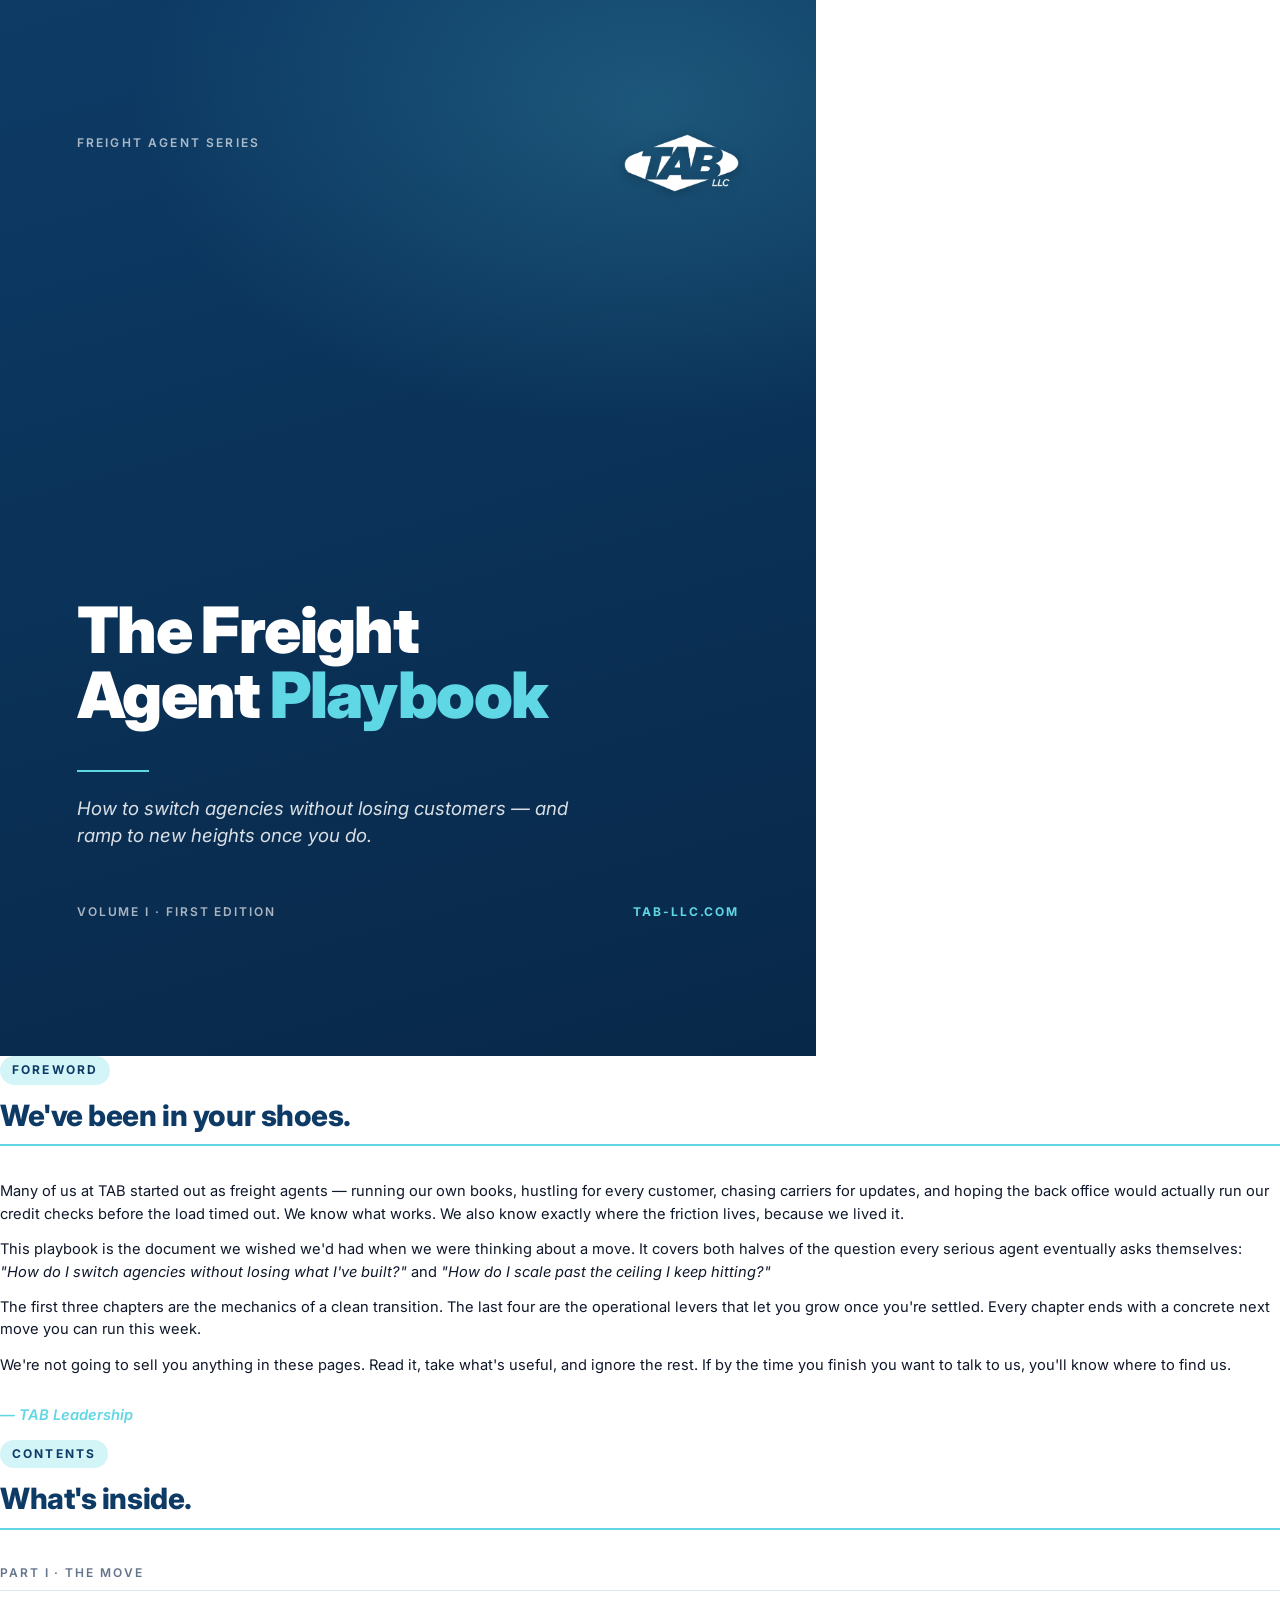
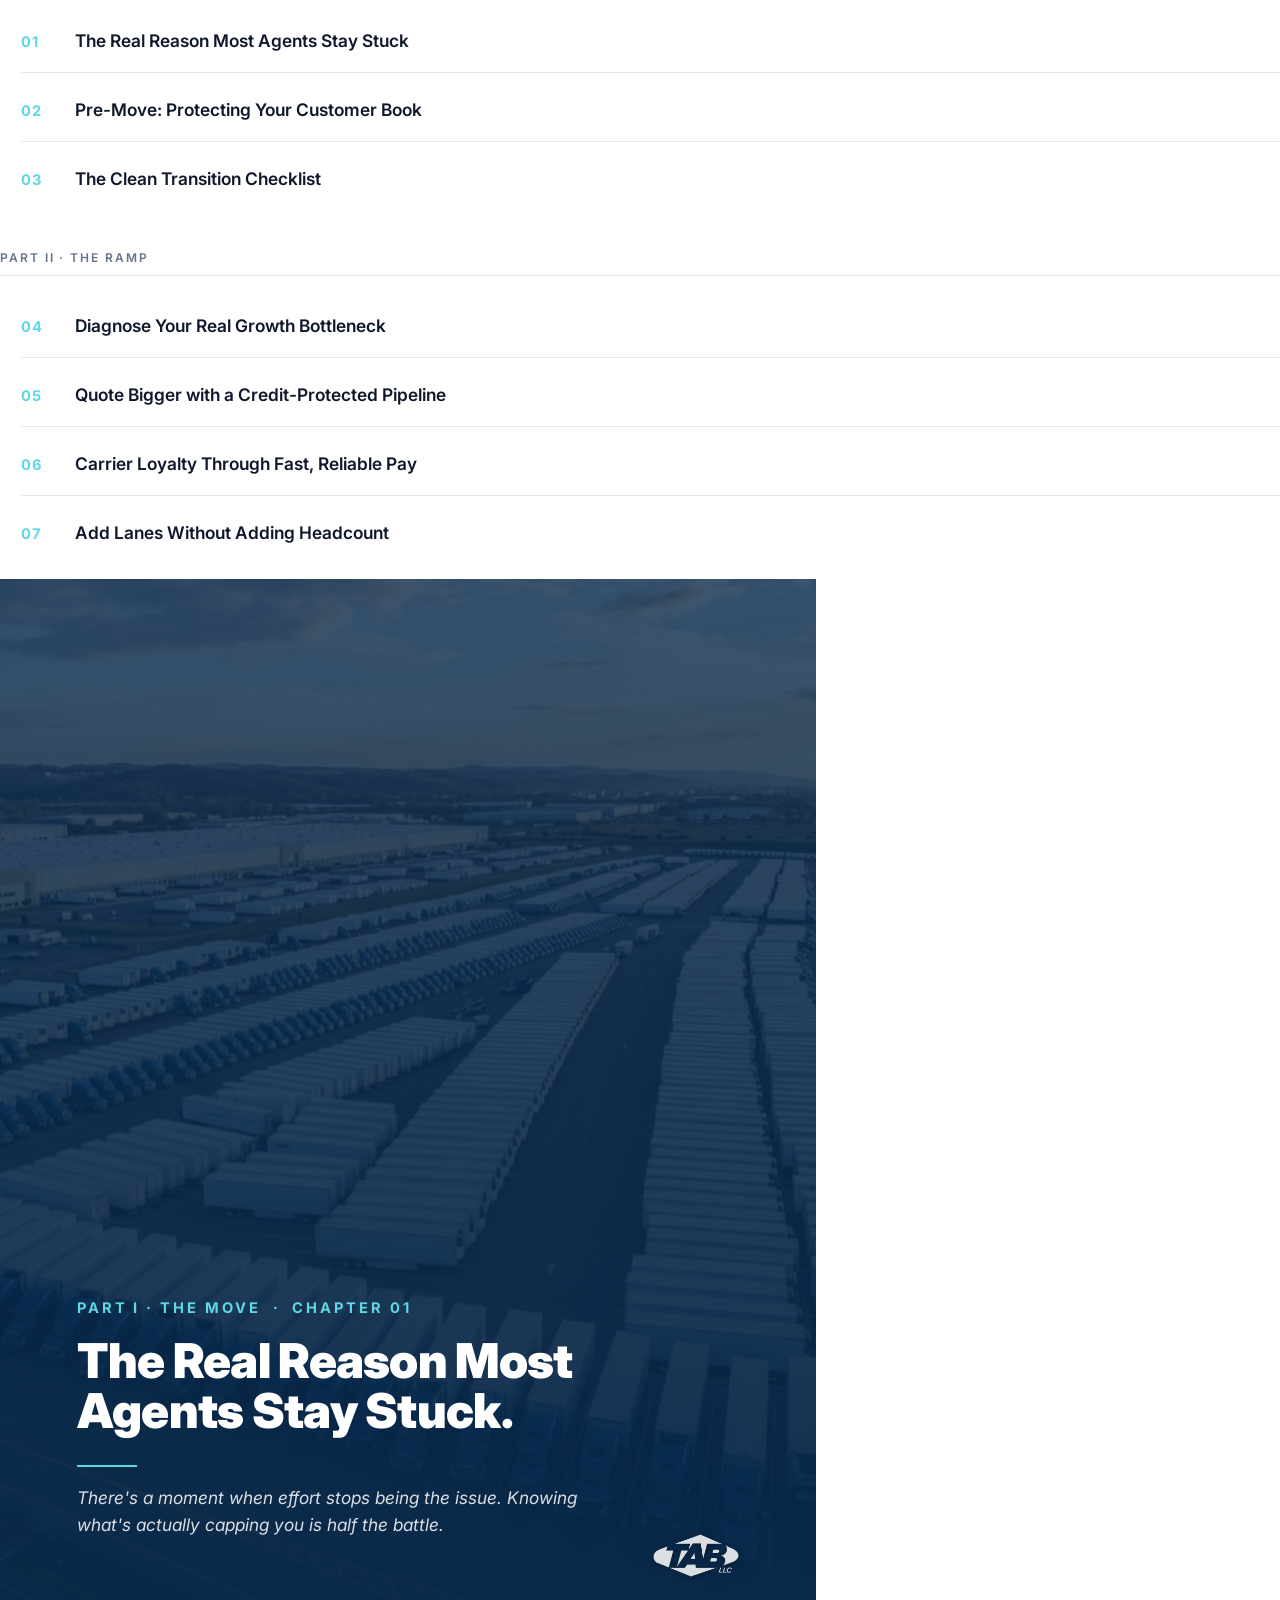
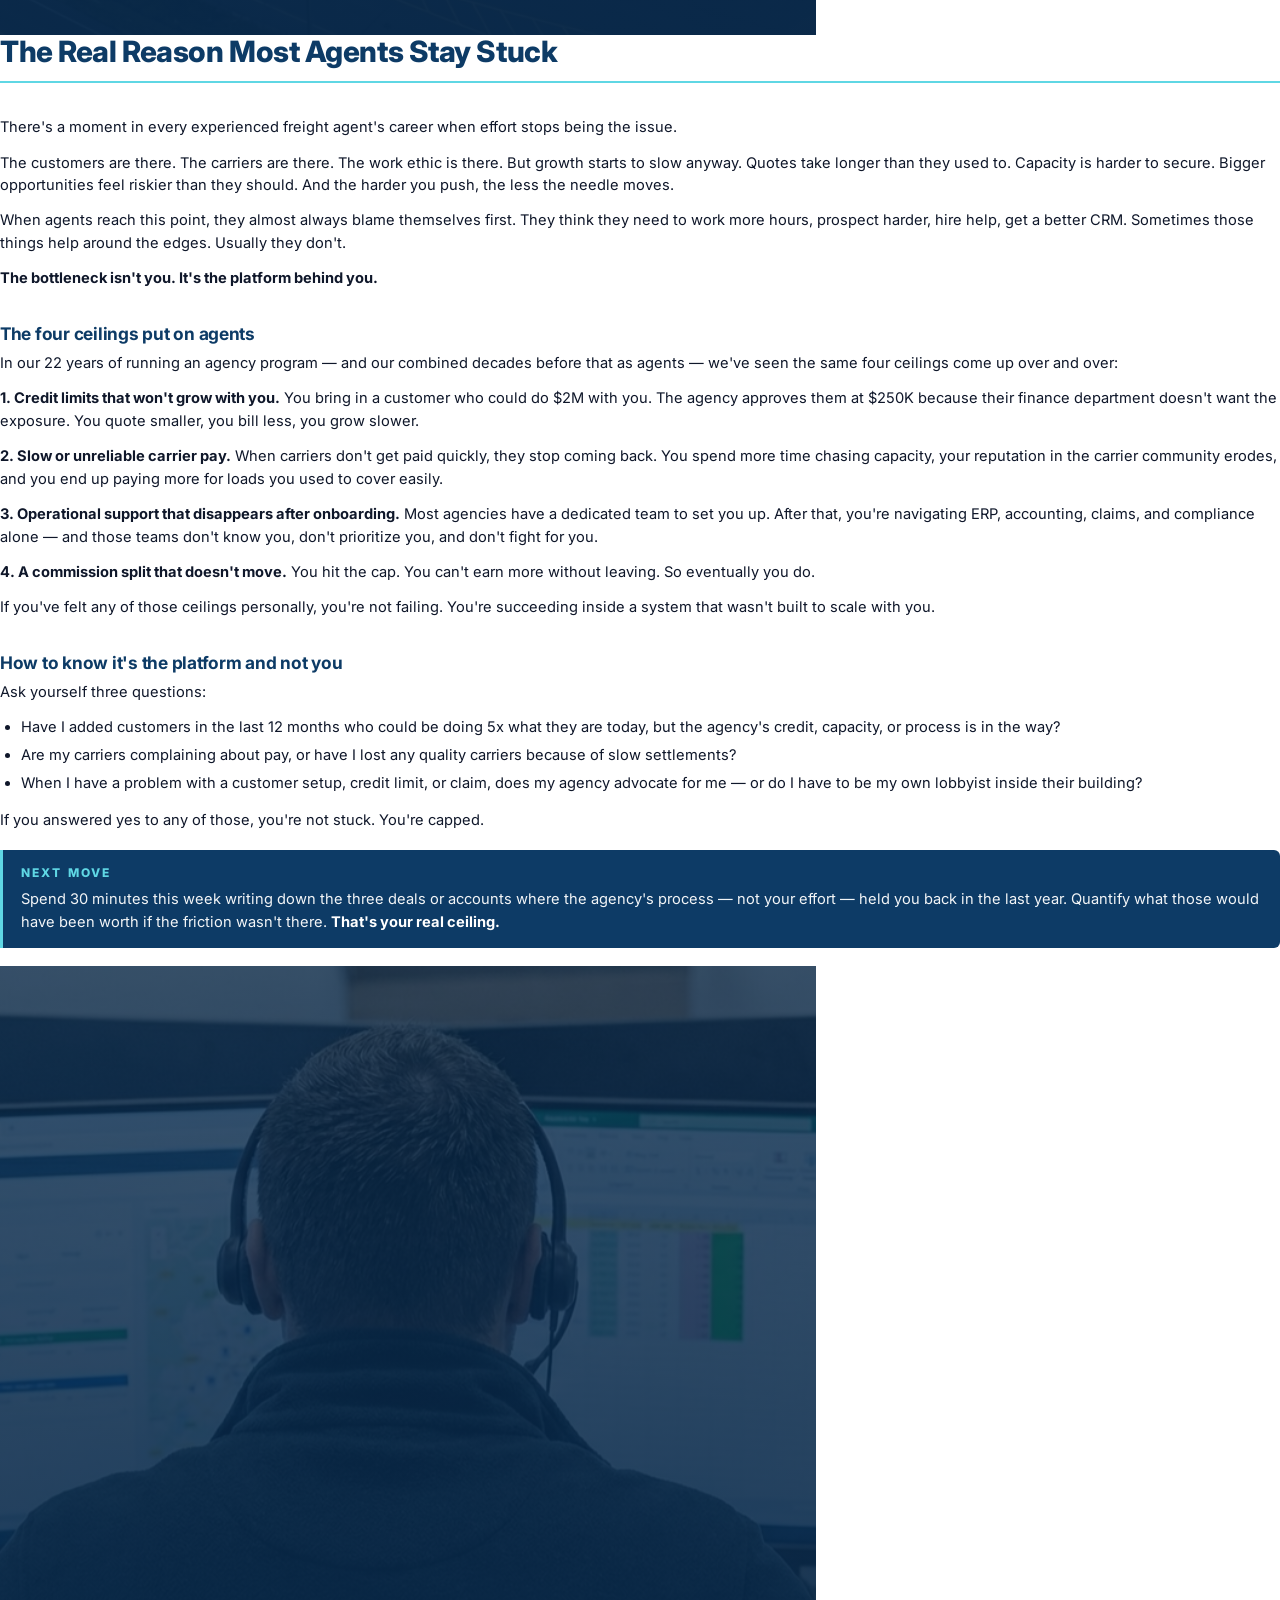
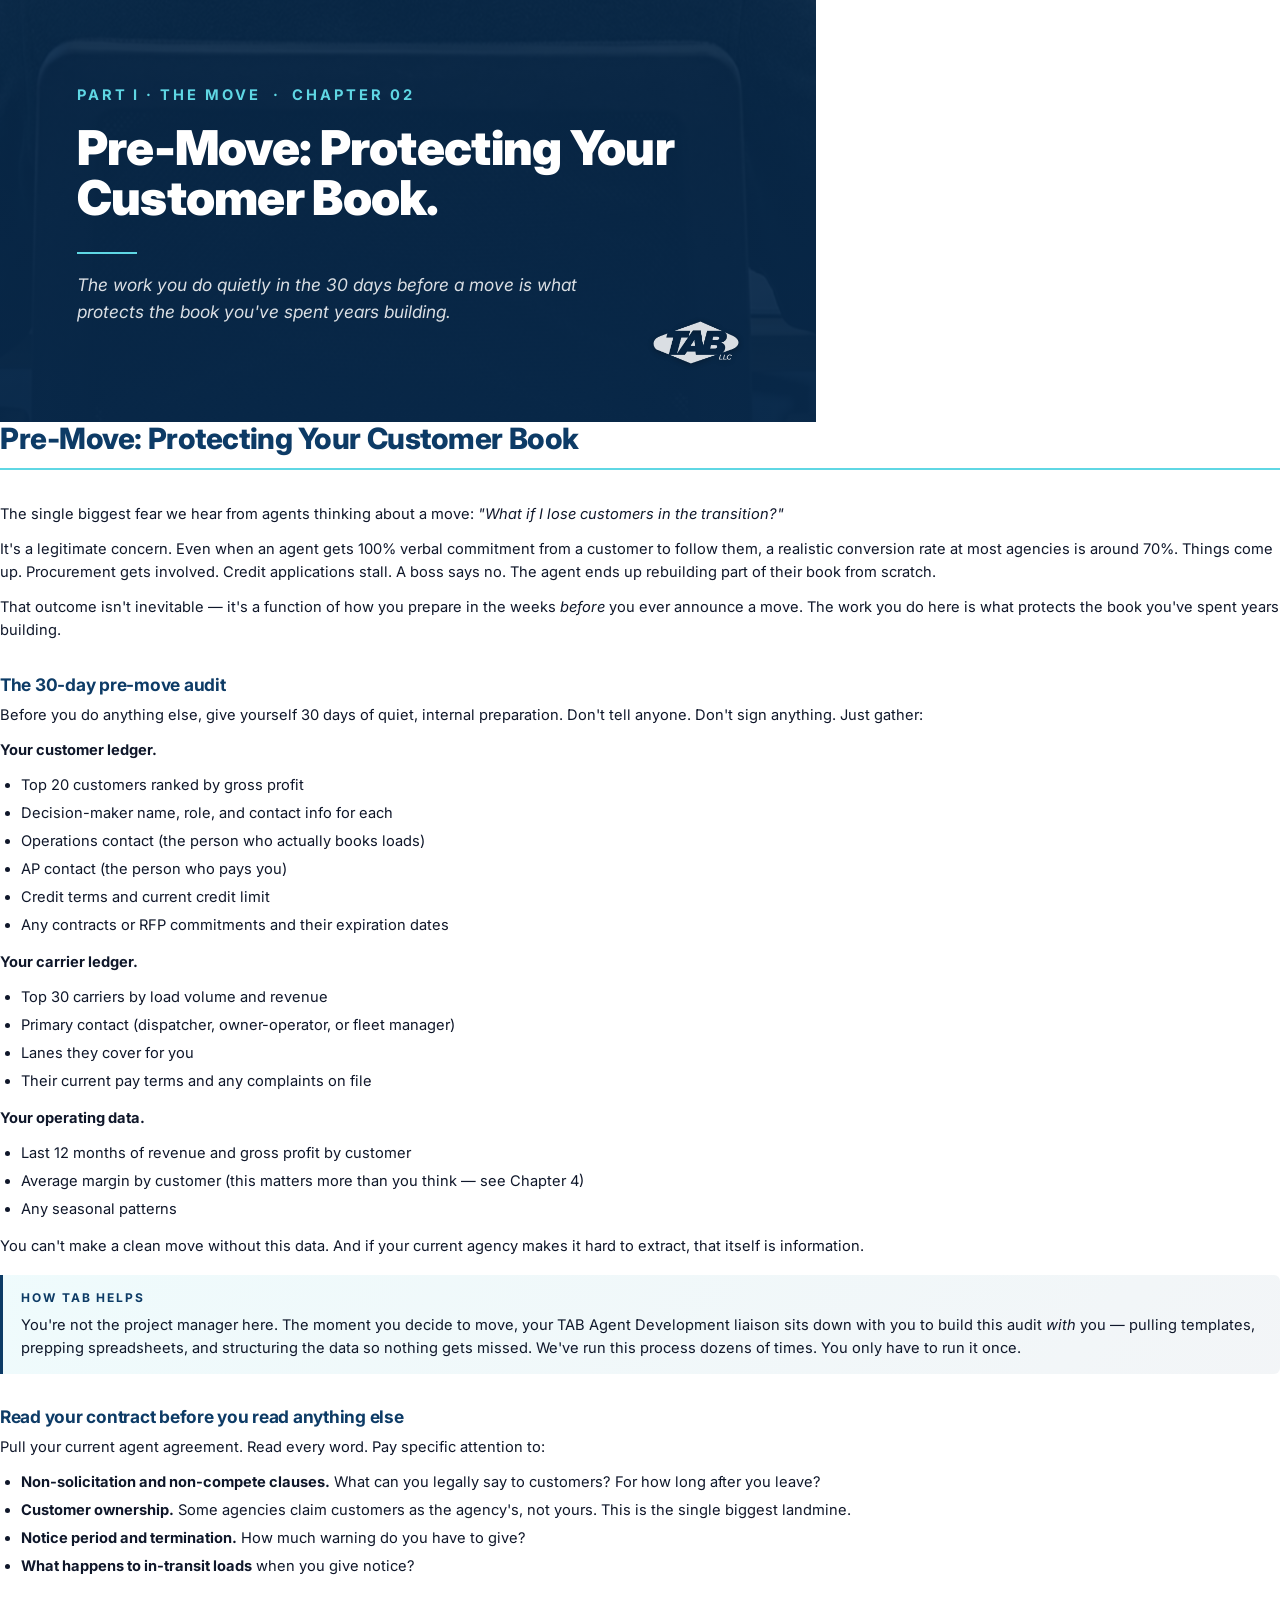
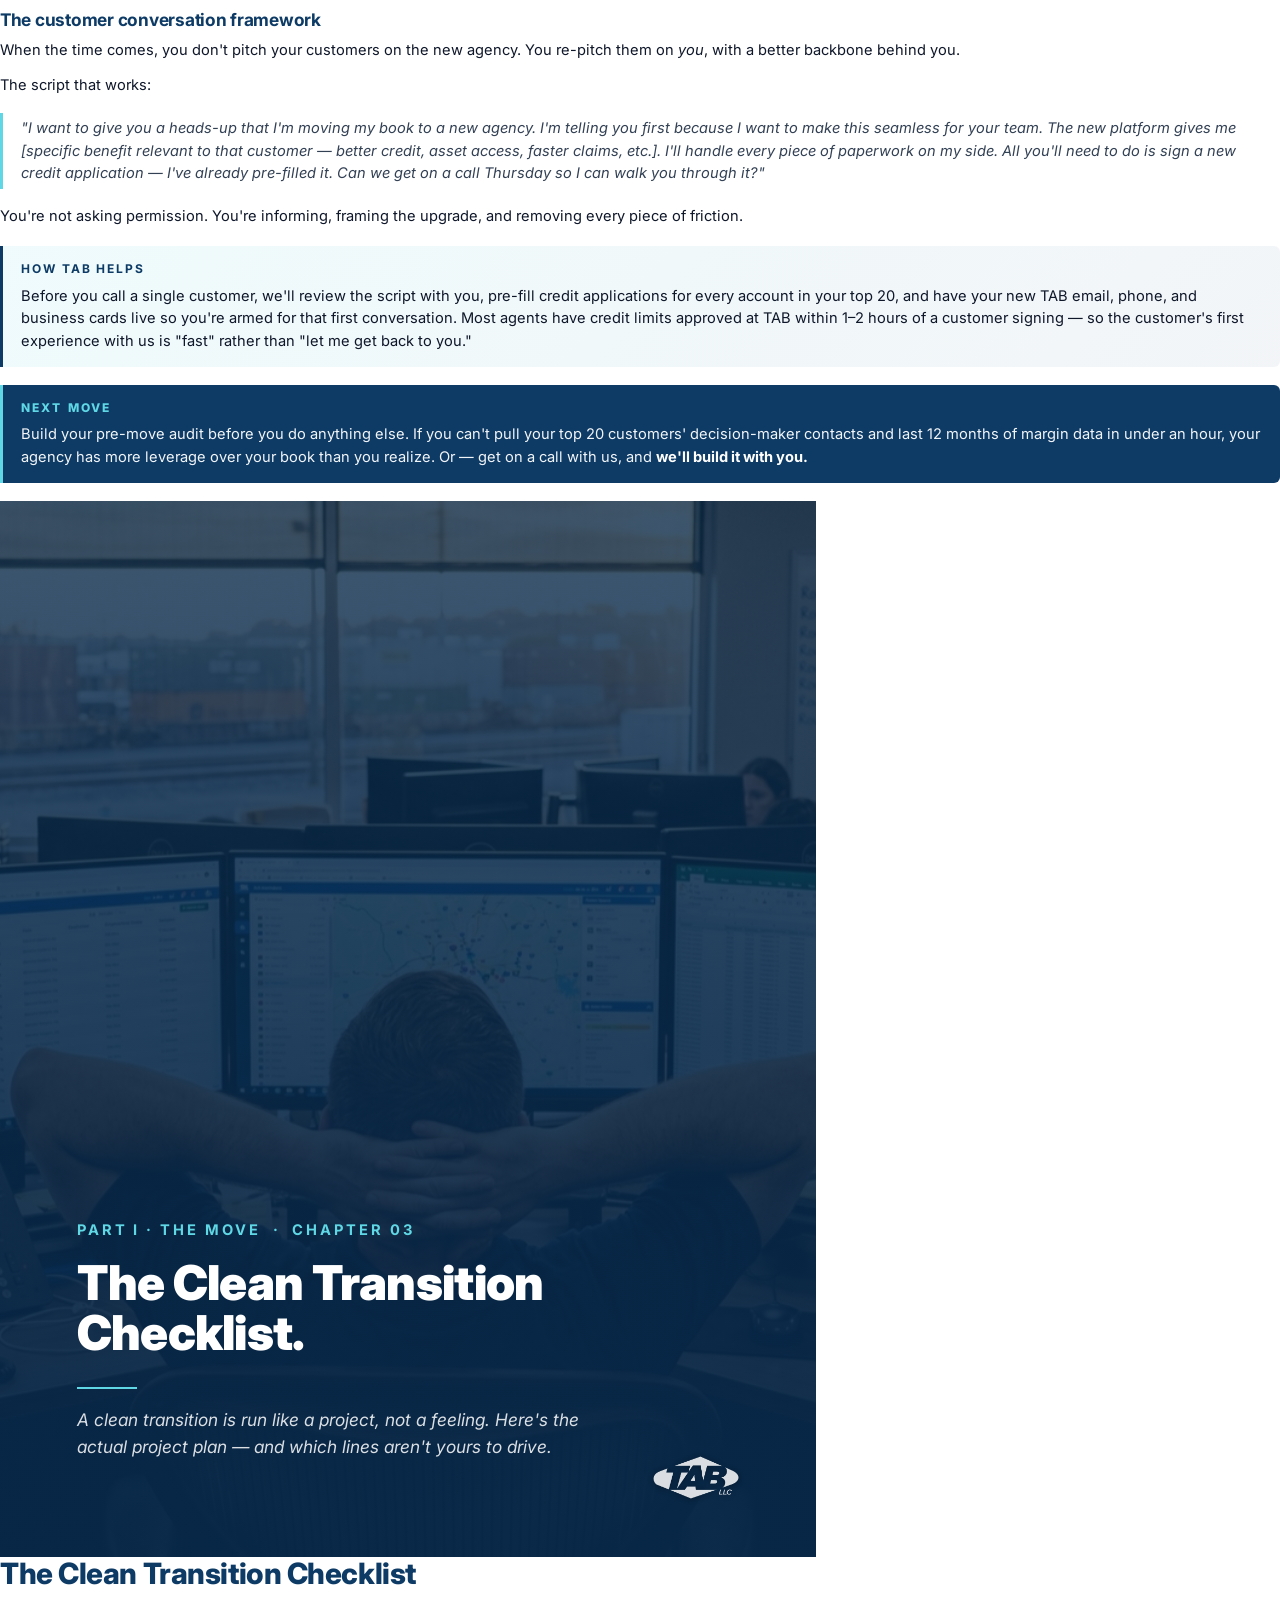
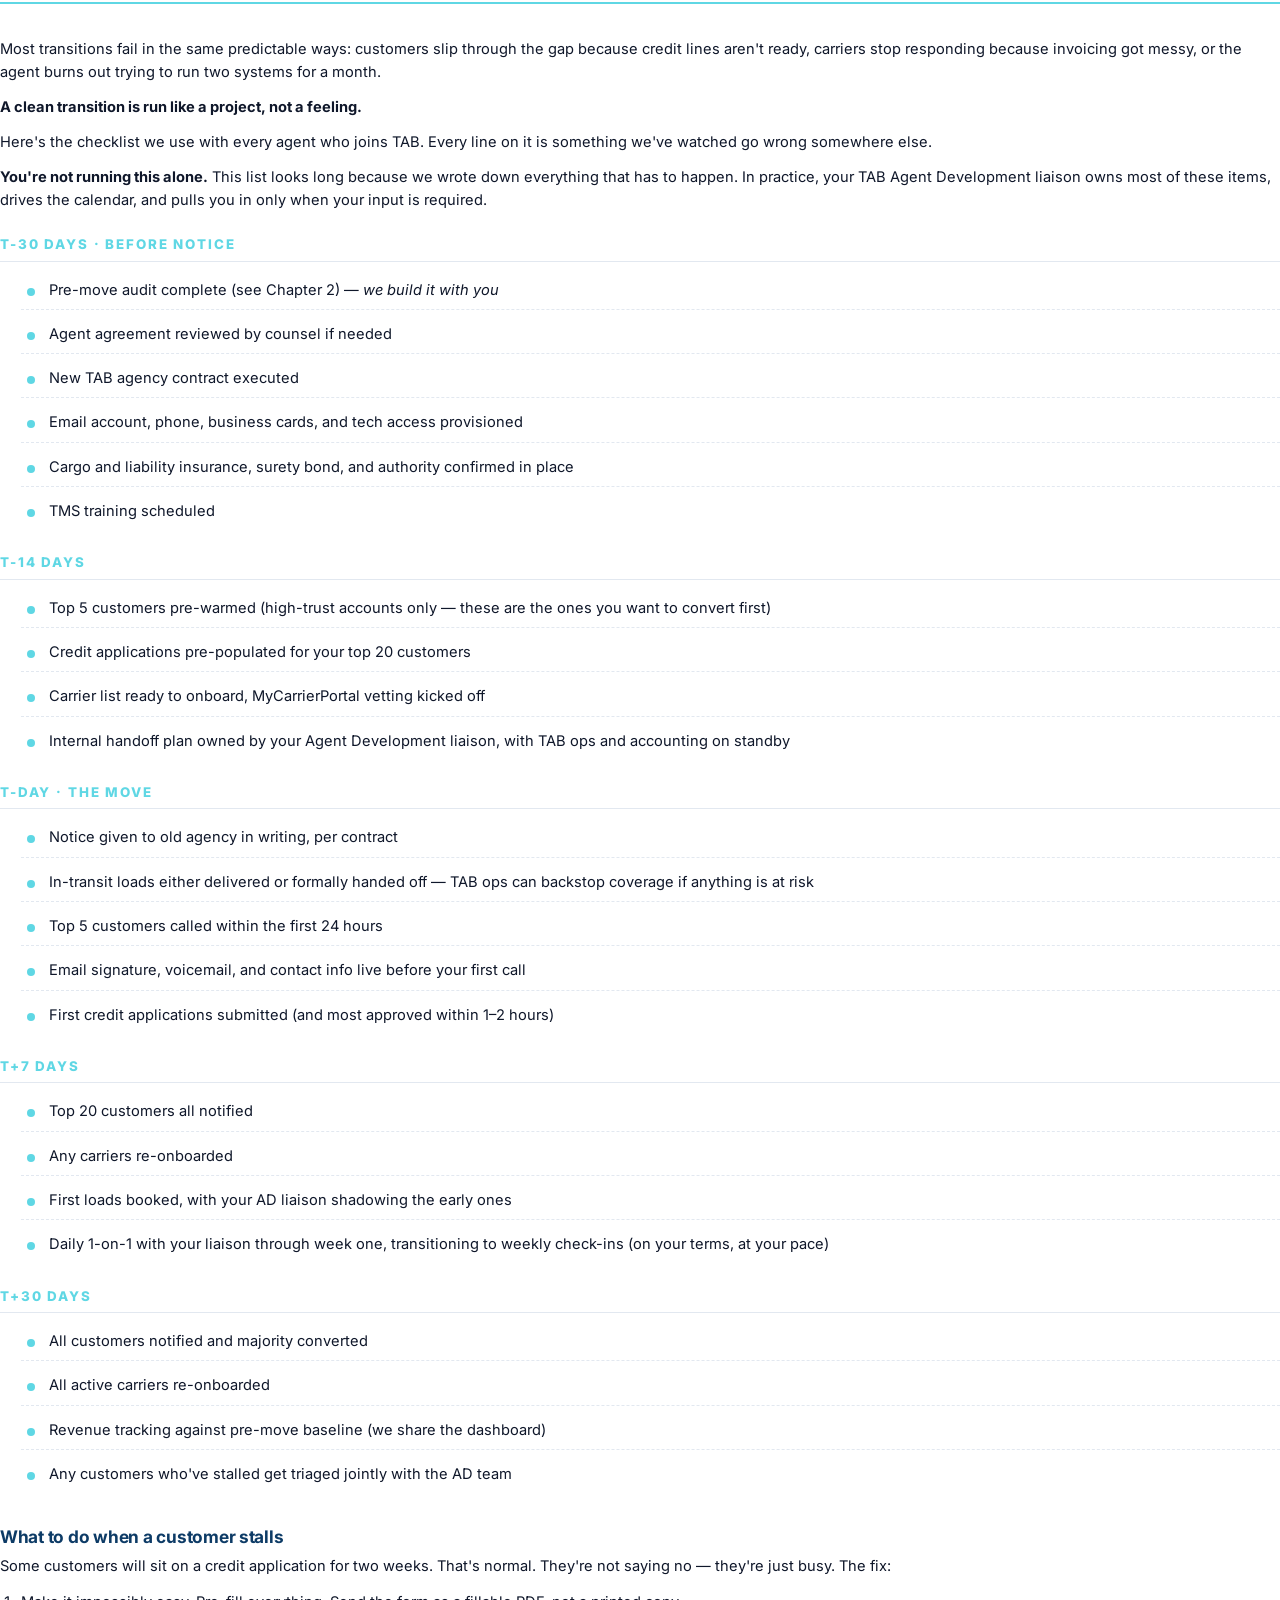
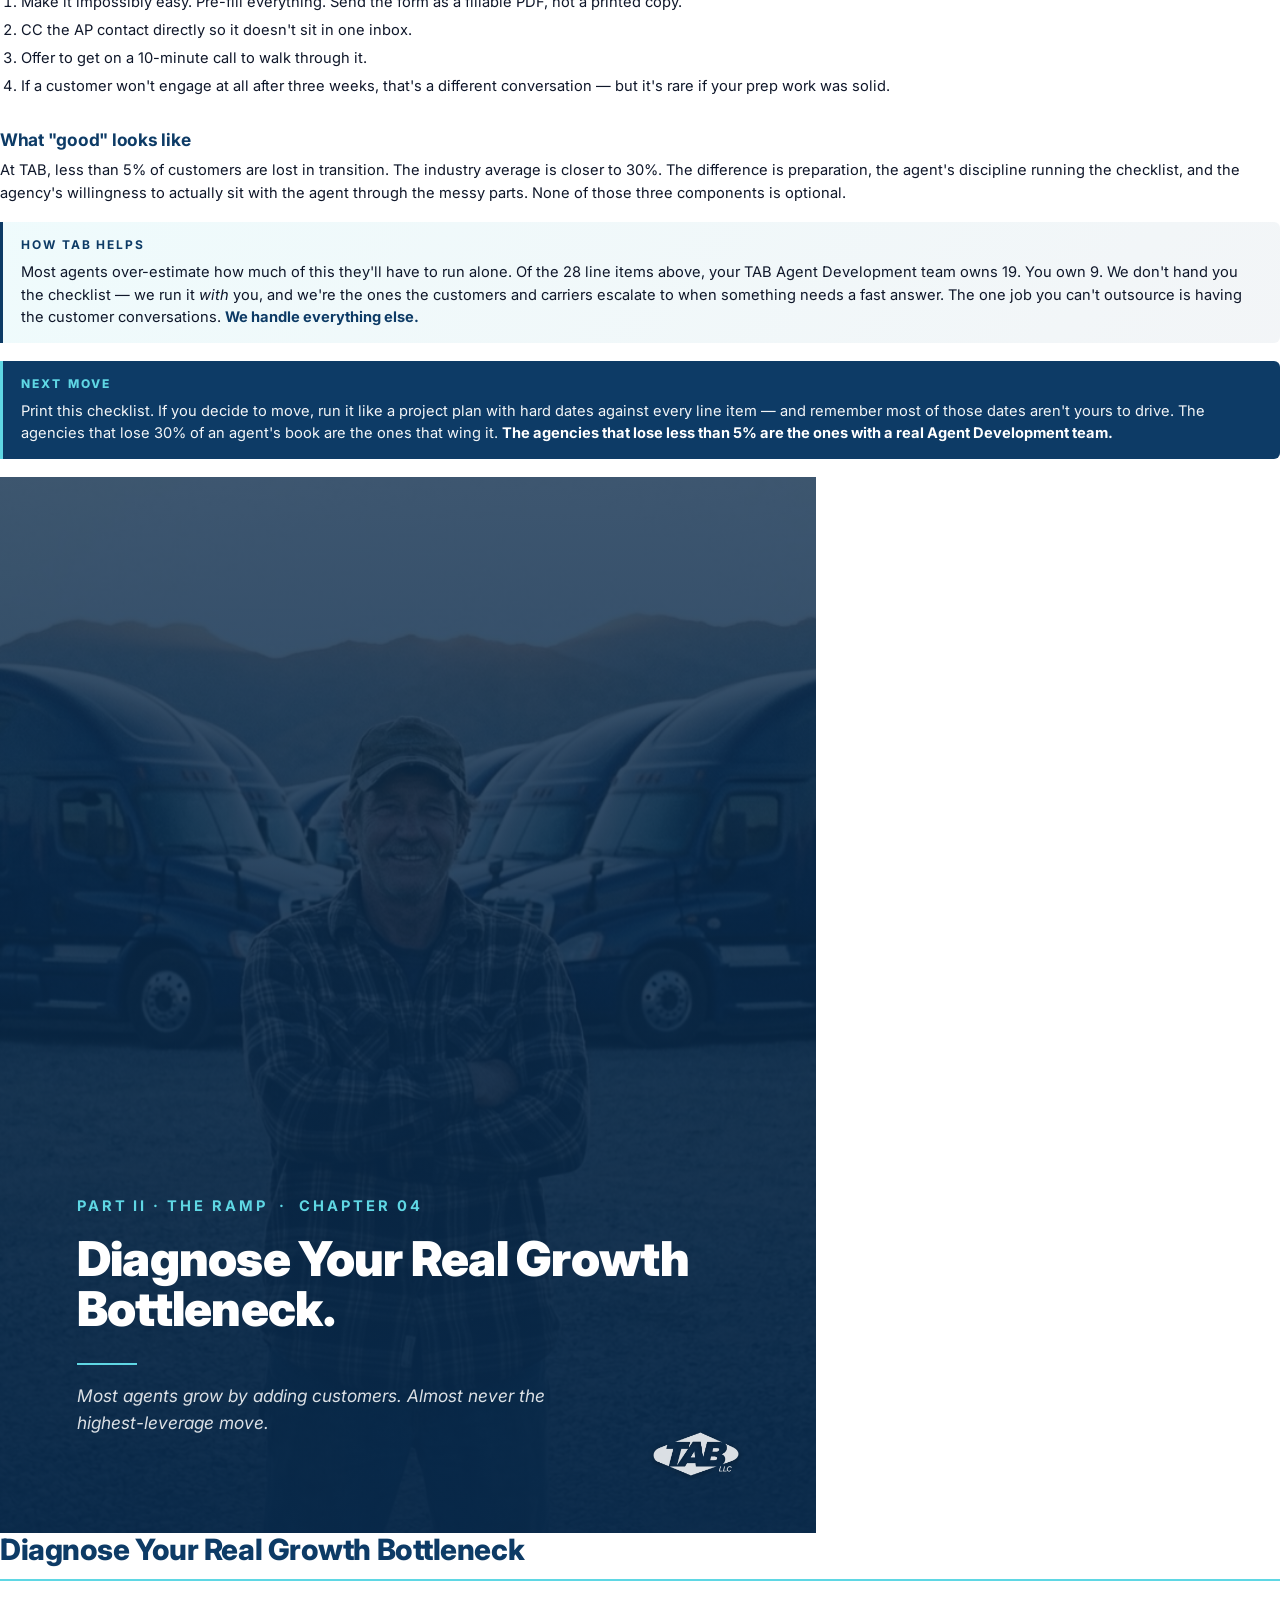
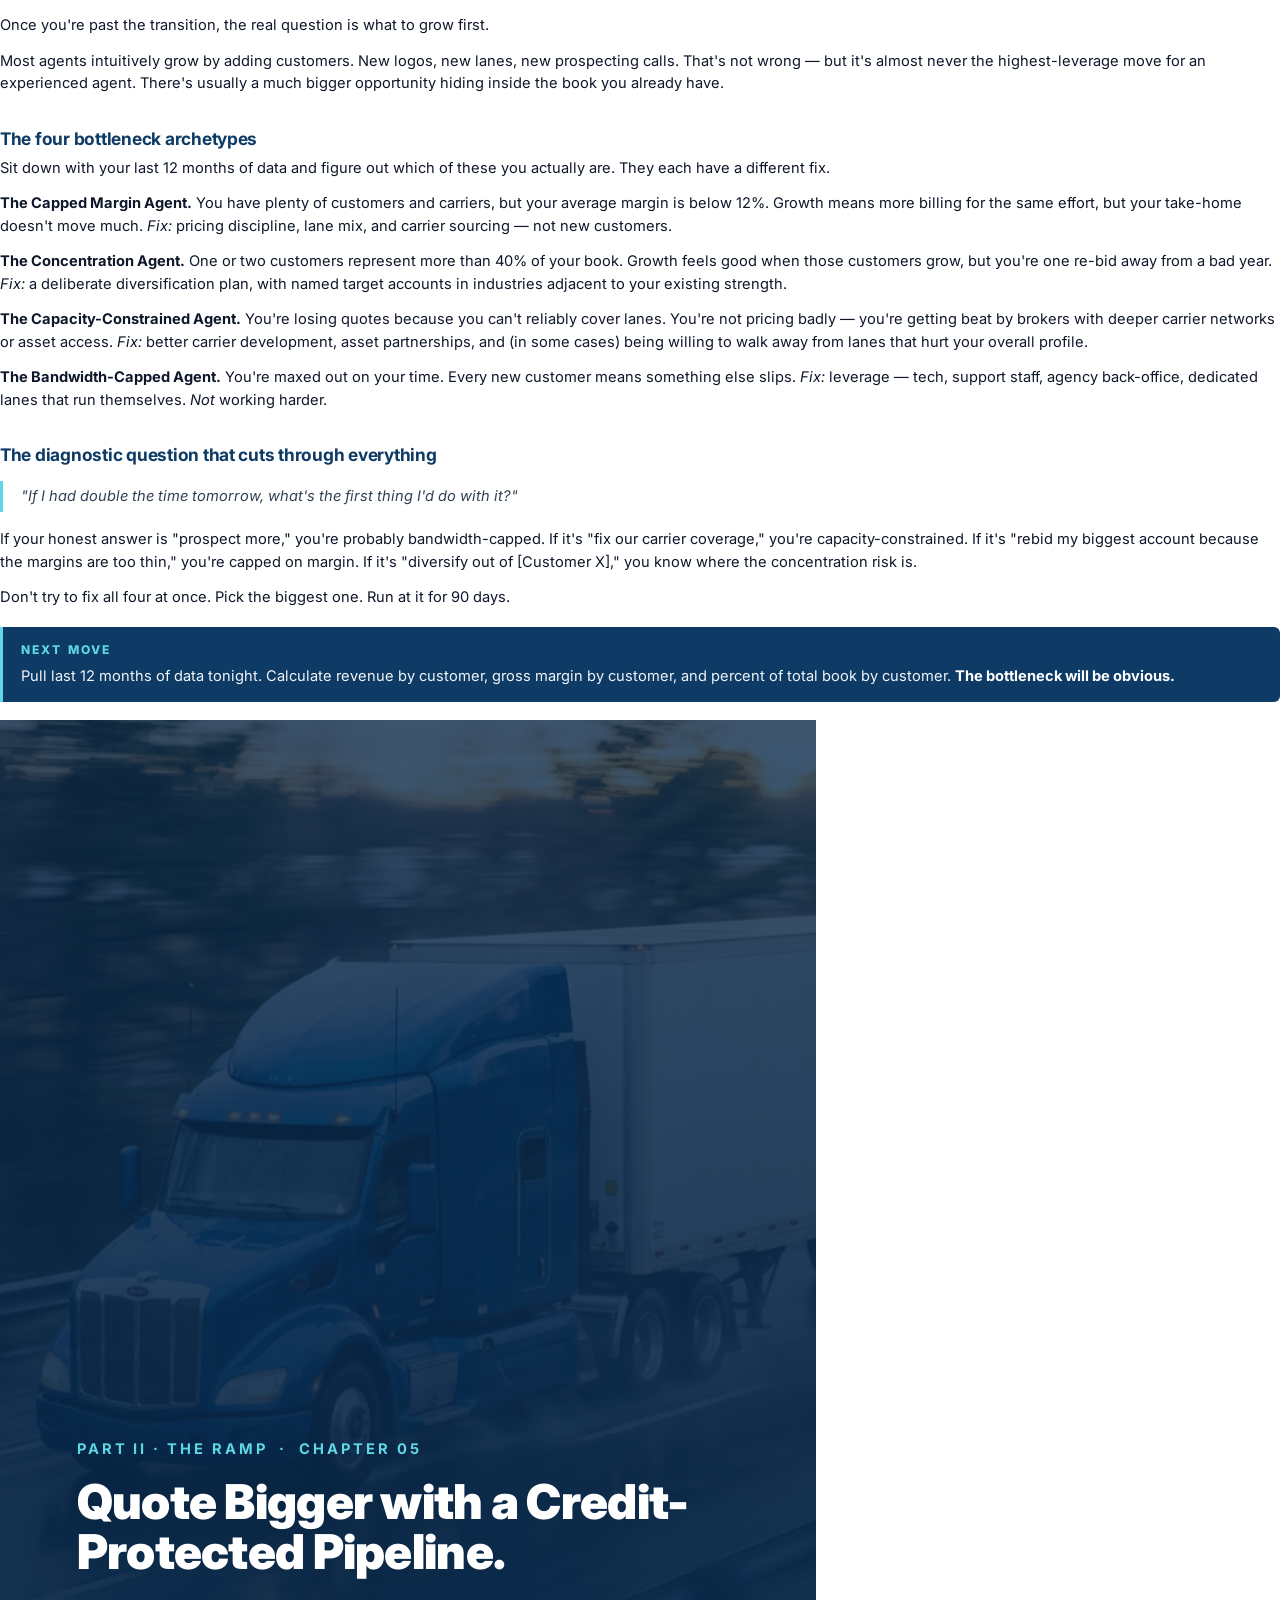
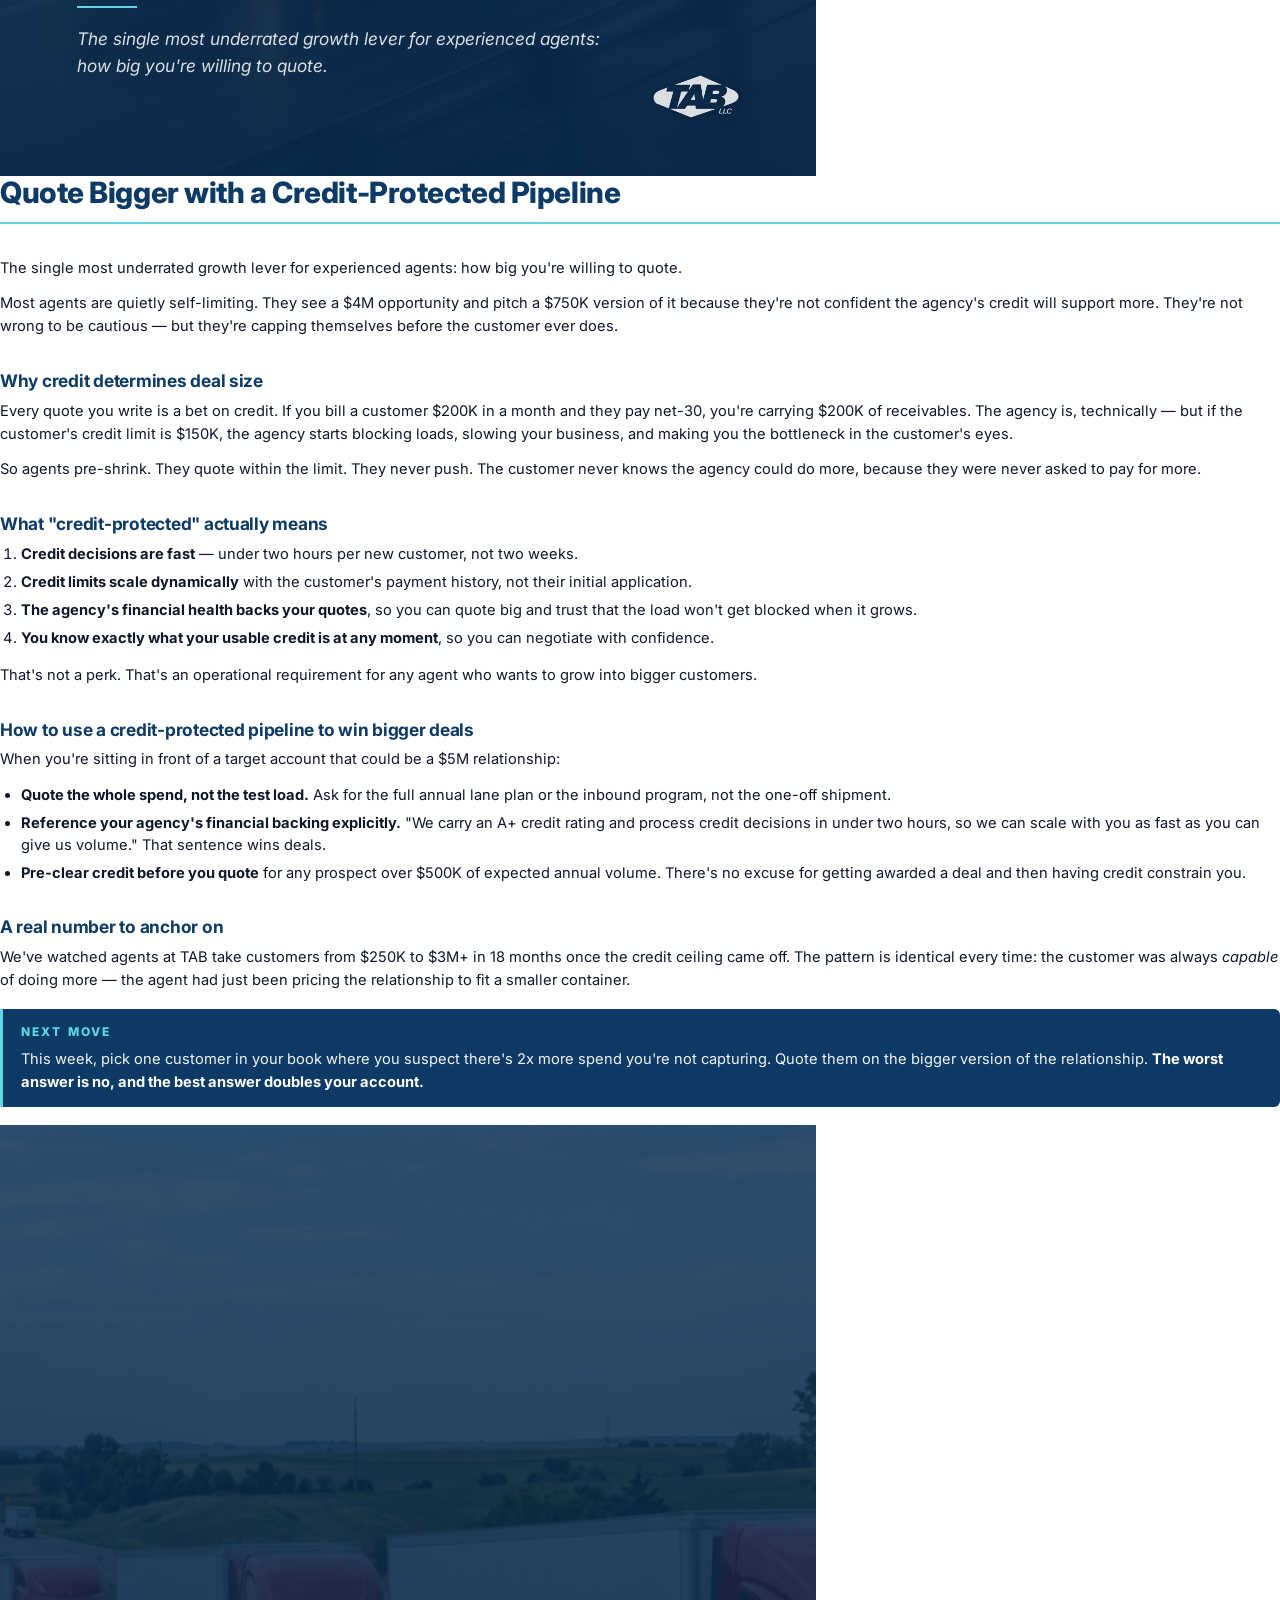
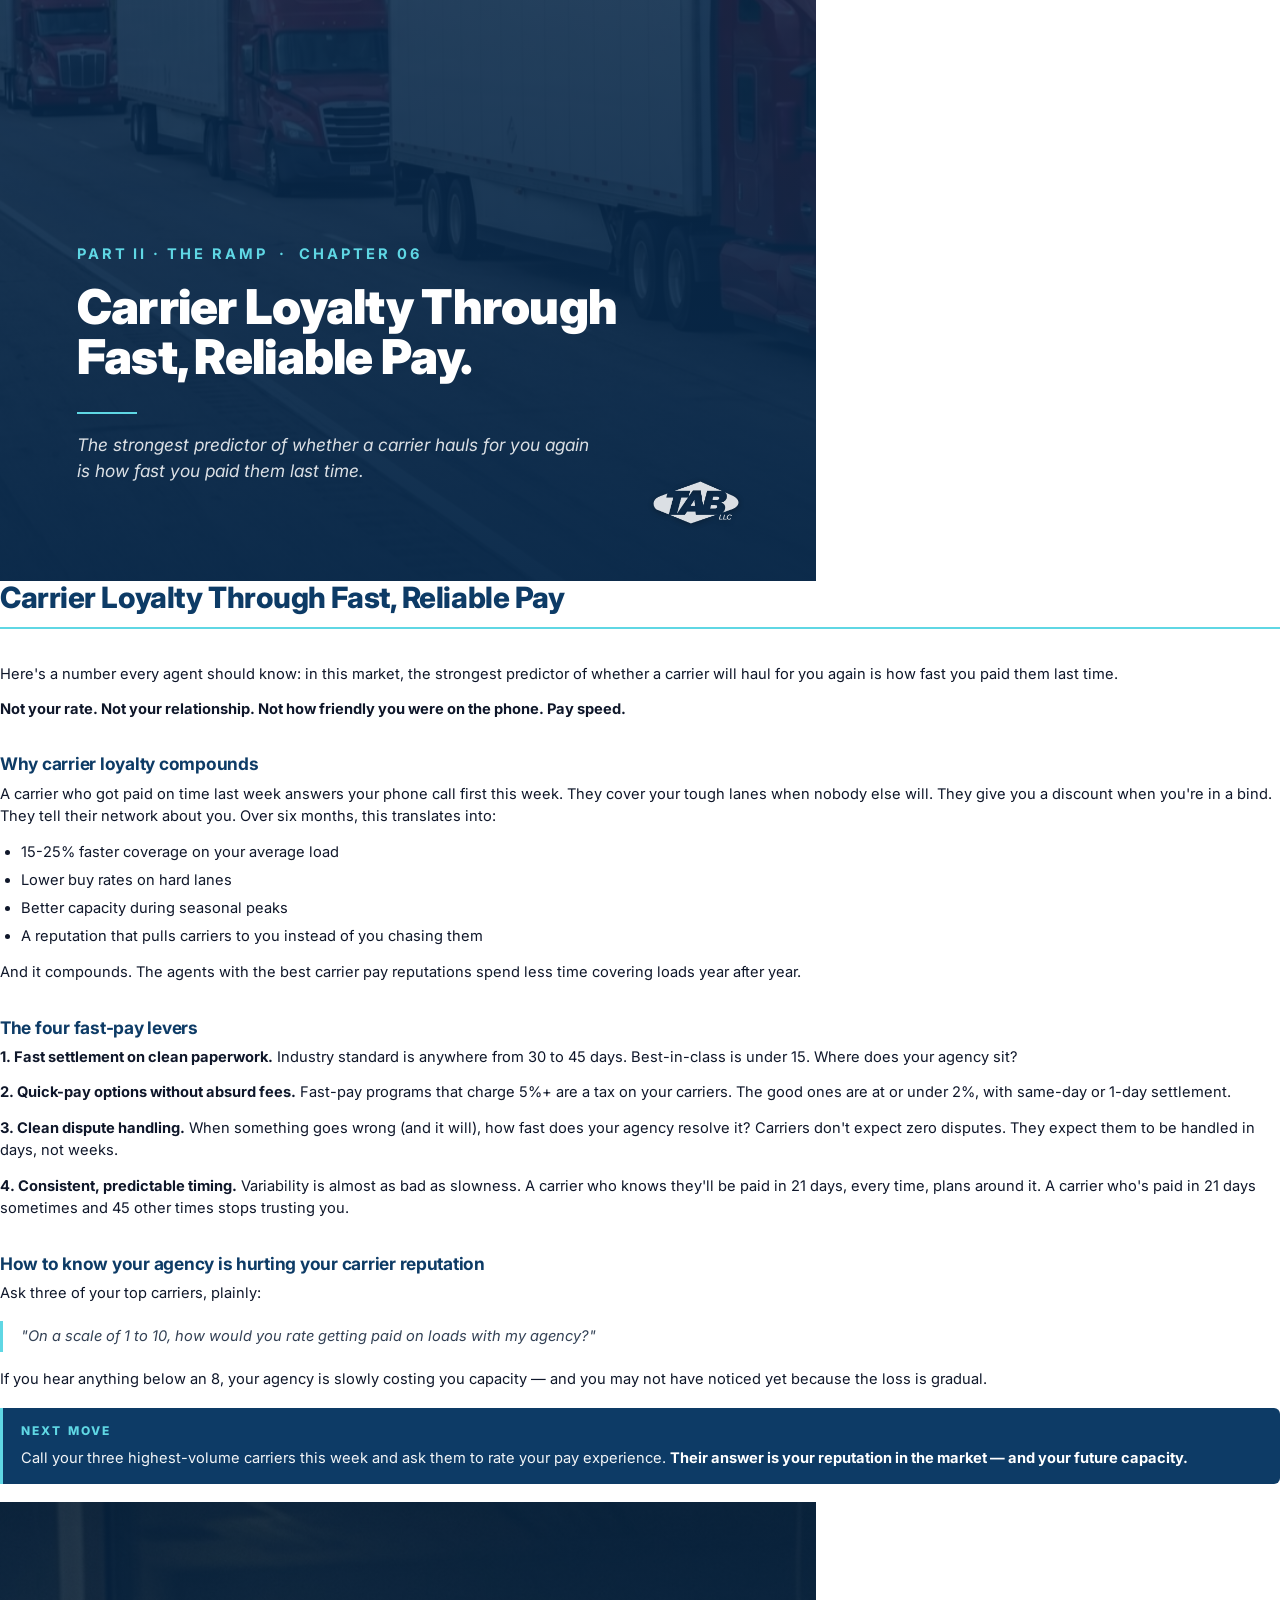
<file: playbook/playbook.html>
<!doctype html>
<html lang="en">
<head>
<meta charset="utf-8" />
<title>The Freight Agent Playbook · TAB</title>
<link rel="preconnect" href="https://fonts.googleapis.com" />
<link rel="preconnect" href="https://fonts.gstatic.com" crossorigin />
<link href="https://fonts.googleapis.com/css2?family=Inter:wght@400;500;600;700;800;900&display=swap" rel="stylesheet" />
<style>
  :root {
    --navy: #0d3b66;
    --navy-deep: #082849;
    --cyan: #5fd7e4;
    --cyan-soft: #d4f5f8;
    --ink: #0f172a;
    --ink-2: #334155;
    --muted: #64748b;
    --line: #e2e8f0;
    --paper: #ffffff;
    --paper-warm: #fbfaf6;
  }

  /* Default page: body content gets real margins so text breaks
     across physical pages with breathing room. */
  @page {
    size: Letter;
    margin: 0.7in 0.75in 0.95in;
    @bottom-right {
      content: url("../site/assets/logo-footer.png");
      padding-bottom: 0.25in;
    }
    @bottom-left {
      content: "The Freight Agent Playbook";
      font-family: 'Inter', sans-serif;
      font-size: 8pt;
      font-weight: 500;
      letter-spacing: 0.06em;
      color: #64748b;
      padding-bottom: 0.3in;
    }
  }
  /* Full-bleed pages (cover, chapter openers, closing) ride to the edge */
  @page full-bleed {
    margin: 0;
    @bottom-right { content: none; }
    @bottom-left  { content: none; }
  }

  * {
    box-sizing: border-box;
    /* Force Chrome to render backgrounds & colors exactly as defined
       when printing to PDF — without this, gradients can shift hue. */
    -webkit-print-color-adjust: exact !important;
    print-color-adjust: exact !important;
    color-adjust: exact !important;
  }
  html, body { margin: 0; padding: 0; }
  body {
    font-family: 'Inter', -apple-system, BlinkMacSystemFont, "Segoe UI", Roboto, sans-serif;
    color: var(--ink);
    background: var(--paper);
    -webkit-font-smoothing: antialiased;
    line-height: 1.55;
    font-size: 11pt;
  }
  img { max-width: 100%; display: block; }
  a { color: var(--navy); text-decoration: none; }

  /* ---- Body page (flows naturally; no fixed height) -------- */
  .body-page {
    page-break-before: always;
    background: var(--paper);
  }
  .body-page:first-of-type { page-break-before: auto; }

  /* Anti-orphan / anti-widow controls */
  .body-page h2, .body-page h3, .body-page h4 {
    page-break-after: avoid;
    break-after: avoid;
  }
  .body-page h3 + p,
  .body-page h2 + p,
  .body-page h4 + p {
    page-break-before: avoid;
    break-before: avoid;
  }
  .body-page p, .body-page li {
    orphans: 3;
    widows: 3;
  }
  .callout, .blockquote-style, .checklist, .checklist-key, ul, ol {
    page-break-inside: avoid;
    break-inside: avoid;
  }
  /* Tail block: keeps the closing section of each chapter
     glued together so 'Next move' callouts never strand alone. */
  .chapter-tail {
    page-break-inside: avoid;
    break-inside: avoid;
  }
  /* Keep callouts (esp. 'Next move') with the content immediately
     before them so they don't end up orphaned on a fresh page. */
  .callout {
    page-break-before: avoid;
    break-before: avoid;
  }
  /* Glue the last paragraph + h3 before a callout to that callout. */
  h3 + p + .callout,
  h3 + p + p + .callout,
  p + .callout {
    page-break-before: avoid;
  }
  /* If a callout would be alone on a page, pull its preceding
     paragraph/heading along with it. */
  h3:has(+ p + .callout-tail), h3:has(+ p + p + .callout-tail) {
    page-break-after: avoid;
  }
  .timeline-head { page-break-after: avoid; break-after: avoid; }
  .timeline-head + .checklist { page-break-before: avoid; break-before: avoid; }

  /* ---- Headings -------------------------------------------- */
  h1, h2, h3, h4 {
    color: var(--navy);
    margin: 0 0 0.5em;
    line-height: 1.15;
    letter-spacing: -0.015em;
  }
  h1 { font-size: 32pt; font-weight: 800; }
  h2 { font-size: 22pt; font-weight: 800; }
  h3 { font-size: 13pt; font-weight: 700; }
  h4 { font-size: 11pt; font-weight: 700; text-transform: uppercase; letter-spacing: 0.08em; color: var(--cyan); }

  p { margin: 0 0 0.85em; }
  em { font-style: italic; }

  .eyebrow {
    display: inline-block;
    font-size: 9pt;
    font-weight: 700;
    letter-spacing: 0.18em;
    text-transform: uppercase;
    color: var(--navy);
    background: var(--cyan-soft);
    padding: 5px 12px;
    border-radius: 999px;
    margin-bottom: 14px;
  }
  .eyebrow.light {
    color: var(--cyan);
    background: rgba(95,215,228,0.18);
    border: 1px solid rgba(95,215,228,0.35);
  }

  /* ---- COVER ---------------------------------------------- */
  .cover {
    page: full-bleed;
    width: 8.5in;
    height: 11in;
    background:
      radial-gradient(800px 500px at 80% 10%, rgba(95,215,228,0.20), transparent 65%),
      linear-gradient(165deg, var(--navy) 0%, var(--navy-deep) 100%);
    color: #fff;
    padding: 1.4in 0.8in;
    display: flex;
    flex-direction: column;
    justify-content: space-between;
    page-break-after: always;
    overflow: hidden;
  }
  .cover-top {
    display: flex;
    justify-content: space-between;
    align-items: flex-start;
    font-size: 9pt;
    letter-spacing: 0.18em;
    text-transform: uppercase;
    color: rgba(255,255,255,0.65);
    font-weight: 600;
  }
  .cover-logo {
    height: 0.6in;
    width: auto;
    display: block;
    /* The logo's blue spine sits well on the navy cover, but the
       LLC subscript can read low-contrast — gentle drop-shadow
       lifts it without altering the brand. */
    filter: drop-shadow(0 2px 6px rgba(0,0,0,0.25));
  }
  .cover-mid {
    margin-top: auto;
    margin-bottom: 0.4in;
  }
  .cover-mid h1 {
    color: #fff;
    font-size: 48pt;
    font-weight: 900;
    line-height: 1.02;
    letter-spacing: -0.025em;
    margin: 0 0 0.45in;
    max-width: 8.5in;
  }
  .cover-mid h1 .accent { color: var(--cyan); }
  .cover-rule {
    width: 72px; height: 2px; background: var(--cyan); margin-bottom: 0.25in;
  }
  .cover-mid p {
    color: rgba(255,255,255,0.85);
    font-size: 14pt;
    font-style: italic;
    font-weight: 400;
    max-width: 5.6in;
    line-height: 1.4;
  }
  .cover-bottom {
    display: flex;
    justify-content: space-between;
    align-items: flex-end;
    font-size: 9pt;
    letter-spacing: 0.16em;
    text-transform: uppercase;
    font-weight: 600;
    color: rgba(255,255,255,0.65);
  }
  .cover-bottom strong { color: var(--cyan); }

  /* ---- TOC ------------------------------------------------ */
  .toc h2 { margin-bottom: 0.4in; }
  .toc-list { list-style: none; padding: 0; margin: 0; }
  .toc-list li {
    display: flex;
    align-items: baseline;
    gap: 18px;
    padding: 18px 0;
    border-bottom: 1px solid var(--line);
  }
  .toc-list li:last-child { border-bottom: 0; }
  .toc-num {
    color: var(--cyan);
    font-weight: 700;
    font-size: 11pt;
    letter-spacing: 0.1em;
    min-width: 36px;
  }
  .toc-title {
    flex: 1;
    color: var(--ink);
    font-weight: 600;
    font-size: 13pt;
  }
  .toc-section {
    font-size: 9pt;
    letter-spacing: 0.16em;
    text-transform: uppercase;
    color: var(--muted);
    font-weight: 600;
    margin: 0.4in 0 0.2in;
    padding-bottom: 8px;
    border-bottom: 1px solid var(--line);
  }
  .toc-section:first-of-type { margin-top: 0; }

  /* ---- Foreword / regular pages ---------------------------- */
  .body-page h2 {
    border-bottom: 2px solid var(--cyan);
    padding-bottom: 12px;
    margin-bottom: 0.35in;
  }
  .body-page h3 {
    margin-top: 0.35in;
  }
  .body-page ul, .body-page ol {
    margin: 0 0 1em;
    padding-left: 1.4em;
  }
  .body-page li { margin-bottom: 6px; line-height: 1.5; }
  .body-page strong { color: var(--ink); font-weight: 700; }

  /* ---- Chapter opener ------------------------------------- */
  .chapter-opener {
    page: full-bleed;
    width: 8.5in;
    height: 11in;
    display: flex;
    flex-direction: column;
    justify-content: flex-end;
    color: #fff;
    padding: 1in 0.8in;
    page-break-before: always;
    page-break-after: always;
    position: relative;
    overflow: hidden;
    isolation: isolate;
  }
  .chapter-opener .bg-image {
    position: absolute;
    inset: 0;
    z-index: 0;
  }
  .chapter-opener .bg-image img {
    width: 100%; height: 100%; object-fit: cover;
  }
  .chapter-opener::after {
    content: "";
    position: absolute;
    inset: 0;
    z-index: 1;
    /* Heavy navy overlay so warm-toned imagery underneath doesn't
       bleed through and tint the gradient toward pink in PDF viewers. */
    background: linear-gradient(180deg, rgba(8,40,73,0.78) 0%, rgba(8,40,73,0.97) 100%);
  }
  .chapter-opener > * { position: relative; z-index: 2; }
  .chapter-opener .chapter-num {
    font-size: 11pt;
    letter-spacing: 0.2em;
    text-transform: uppercase;
    font-weight: 700;
    color: var(--cyan);
    margin-bottom: 16px;
  }
  .chapter-opener h2 {
    color: #fff;
    font-size: 36pt;
    font-weight: 900;
    line-height: 1.05;
    max-width: 6.5in;
    margin: 0 0 0.3in;
    border: 0;
    padding: 0;
  }
  .chapter-opener .chapter-rule {
    width: 60px; height: 2px; background: var(--cyan); margin-bottom: 18px;
  }
  .chapter-opener .chapter-tagline {
    font-size: 13pt;
    font-style: italic;
    color: rgba(255,255,255,0.85);
    max-width: 5.5in;
    margin: 0;
  }
  .chapter-opener .opener-logo {
    position: absolute;
    bottom: 0.6in;
    right: 0.8in;
    height: 0.45in;
    width: auto;
    z-index: 3;
    opacity: 0.85;
    filter: drop-shadow(0 1px 3px rgba(0,0,0,0.4));
  }

  /* ---- Callout boxes -------------------------------------- */
  .callout {
    border-left: 3px solid var(--cyan);
    background: var(--cyan-soft);
    padding: 14px 18px;
    margin: 18px 0;
    border-radius: 0 6px 6px 0;
  }
  .callout p { margin: 0; }
  .callout strong { color: var(--navy); }

  .callout.tab-helps {
    background: linear-gradient(135deg, rgba(95,215,228,0.10) 0%, rgba(13,59,102,0.05) 100%);
    border-left-color: var(--navy);
  }
  .callout.tab-helps::before {
    content: "How TAB helps";
    display: block;
    font-size: 9pt;
    font-weight: 700;
    letter-spacing: 0.16em;
    text-transform: uppercase;
    color: var(--navy);
    margin-bottom: 6px;
  }

  .callout.next-move {
    background: var(--navy);
    color: #fff;
    border-left-color: var(--cyan);
  }
  .callout.next-move::before {
    content: "Next move";
    display: block;
    font-size: 9pt;
    font-weight: 800;
    letter-spacing: 0.18em;
    text-transform: uppercase;
    color: var(--cyan);
    margin-bottom: 6px;
  }
  .callout.next-move p { color: rgba(255,255,255,0.95); }
  .callout.next-move strong { color: #fff; }

  .blockquote-style {
    border-left: 3px solid var(--cyan);
    padding: 4px 18px;
    margin: 16px 0;
    font-style: italic;
    color: var(--ink-2);
  }

  .checklist {
    list-style: none;
    padding: 0;
    margin: 0 0 18px;
  }
  .checklist li {
    padding: 8px 0 8px 28px;
    position: relative;
    line-height: 1.45;
    border-bottom: 1px dashed var(--line);
  }
  .checklist li:last-child { border-bottom: 0; }
  .checklist li::before {
    content: "";
    position: absolute;
    left: 6px;
    top: 16px;
    width: 8px;
    height: 8px;
    border-radius: 50%;
    background: var(--cyan);
  }

  .timeline-head {
    color: var(--cyan);
    font-weight: 800;
    text-transform: uppercase;
    letter-spacing: 0.14em;
    font-size: 10pt;
    margin: 22px 0 10px;
    padding-bottom: 6px;
    border-bottom: 1px solid var(--line);
  }

  /* ---- Closing page --------------------------------------- */
  .closing-logo {
    height: 0.6in;
    width: auto;
    margin: 0 auto 36px;
    display: block;
    filter: drop-shadow(0 2px 6px rgba(0,0,0,0.3));
  }
  .closing {
    page: full-bleed;
    width: 8.5in;
    height: 11in;
    background: linear-gradient(165deg, var(--navy) 0%, var(--navy-deep) 100%);
    color: #fff;
    padding: 1in 0.8in;
    display: flex;
    flex-direction: column;
    justify-content: center;
    text-align: center;
    page-break-before: always;
    page-break-after: auto;
    overflow: hidden;
  }
  .closing h2 {
    color: #fff;
    font-size: 32pt;
    border: 0;
    padding: 0;
    margin-bottom: 0.3in;
  }
  .closing p { color: rgba(255,255,255,0.85); font-size: 12pt; max-width: 5.5in; margin: 0 auto 14pt; }
  .closing .signoff { margin-top: 0.4in; font-style: italic; color: var(--cyan); }
  .closing .contact {
    margin-top: 0.5in;
    padding-top: 24px;
    border-top: 1px solid rgba(255,255,255,0.15);
    font-family: monospace;
    font-size: 11pt;
    color: rgba(255,255,255,0.85);
  }
  .closing .contact div { margin: 6px 0; }
  .closing .contact strong { color: var(--cyan); }

  /* Hide the per-page footers — Chrome can't repeat them on every
     paginated page in pure CSS, so they're just clutter where placed. */
  .page-foot { display: none; }
</style>
</head>
<body>

<!-- ============ COVER ============ -->
<section class="cover">
  <div class="cover-top">
    <span>Freight Agent Series</span>
    <img class="cover-logo" src="../site/assets/logo-white.png" alt="TAB" />
  </div>

  <div class="cover-mid">
    <h1>The Freight<br/>Agent <span class="accent">Playbook</span></h1>
    <div class="cover-rule"></div>
    <p>How to switch agencies without losing customers — and ramp to new heights once you do.</p>
  </div>

  <div class="cover-bottom">
    <span>Volume I · First Edition</span>
    <span><strong>tab-llc.com</strong></span>
  </div>
</section>

<!-- ============ FOREWORD ============ -->
<section class="body-page">
  <span class="eyebrow">Foreword</span>
  <h2>We've been in your shoes.</h2>
  <p>Many of us at TAB started out as freight agents — running our own books, hustling for every customer, chasing carriers for updates, and hoping the back office would actually run our credit checks before the load timed out. We know what works. We also know exactly where the friction lives, because we lived it.</p>
  <p>This playbook is the document we wished we'd had when we were thinking about a move. It covers both halves of the question every serious agent eventually asks themselves: <em>"How do I switch agencies without losing what I've built?"</em> and <em>"How do I scale past the ceiling I keep hitting?"</em></p>
  <p>The first three chapters are the mechanics of a clean transition. The last four are the operational levers that let you grow once you're settled. Every chapter ends with a concrete next move you can run this week.</p>
  <p>We're not going to sell you anything in these pages. Read it, take what's useful, and ignore the rest. If by the time you finish you want to talk to us, you'll know where to find us.</p>
  <p style="margin-top: 28px; font-style: italic; color: var(--cyan); font-weight: 600;">— TAB Leadership</p>
</section>

<!-- ============ TOC ============ -->
<section class="body-page toc">
  <span class="eyebrow">Contents</span>
  <h2>What's inside.</h2>

  <div class="toc-section">Part I · The Move</div>
  <ol class="toc-list" start="1">
    <li><span class="toc-num">01</span><span class="toc-title">The Real Reason Most Agents Stay Stuck</span></li>
    <li><span class="toc-num">02</span><span class="toc-title">Pre-Move: Protecting Your Customer Book</span></li>
    <li><span class="toc-num">03</span><span class="toc-title">The Clean Transition Checklist</span></li>
  </ol>

  <div class="toc-section">Part II · The Ramp</div>
  <ol class="toc-list" start="4">
    <li><span class="toc-num">04</span><span class="toc-title">Diagnose Your Real Growth Bottleneck</span></li>
    <li><span class="toc-num">05</span><span class="toc-title">Quote Bigger with a Credit-Protected Pipeline</span></li>
    <li><span class="toc-num">06</span><span class="toc-title">Carrier Loyalty Through Fast, Reliable Pay</span></li>
    <li><span class="toc-num">07</span><span class="toc-title">Add Lanes Without Adding Headcount</span></li>
  </ol>
</section>

<!-- ============ CH 01 OPENER ============ -->
<section class="chapter-opener">
  <div class="bg-image"><img src="../site/assets/fleet-yard.jpg" alt=""/></div>
  <div class="chapter-num">Part I · The Move &nbsp;·&nbsp; Chapter 01</div>
  <h2>The Real Reason Most Agents Stay Stuck.</h2>
  <div class="chapter-rule"></div>
  <p class="chapter-tagline">There's a moment when effort stops being the issue. Knowing what's actually capping you is half the battle.</p>
  <img class="opener-logo" src="../site/assets/logo-white.png" alt="TAB" />
</section>

<!-- ============ CH 01 BODY ============ -->
<section class="body-page">
  <h2>The Real Reason Most Agents Stay Stuck</h2>

  <p>There's a moment in every experienced freight agent's career when effort stops being the issue.</p>
  <p>The customers are there. The carriers are there. The work ethic is there. But growth starts to slow anyway. Quotes take longer than they used to. Capacity is harder to secure. Bigger opportunities feel riskier than they should. And the harder you push, the less the needle moves.</p>
  <p>When agents reach this point, they almost always blame themselves first. They think they need to work more hours, prospect harder, hire help, get a better CRM. Sometimes those things help around the edges. Usually they don't.</p>
  <p><strong>The bottleneck isn't you. It's the platform behind you.</strong></p>

  <h3>The four ceilings put on agents</h3>
  <p>In our 22 years of running an agency program — and our combined decades before that as agents — we've seen the same four ceilings come up over and over:</p>
  <p><strong>1. Credit limits that won't grow with you.</strong> You bring in a customer who could do $2M with you. The agency approves them at $250K because their finance department doesn't want the exposure. You quote smaller, you bill less, you grow slower.</p>
  <p><strong>2. Slow or unreliable carrier pay.</strong> When carriers don't get paid quickly, they stop coming back. You spend more time chasing capacity, your reputation in the carrier community erodes, and you end up paying more for loads you used to cover easily.</p>
  <p><strong>3. Operational support that disappears after onboarding.</strong> Most agencies have a dedicated team to set you up. After that, you're navigating ERP, accounting, claims, and compliance alone — and those teams don't know you, don't prioritize you, and don't fight for you.</p>
  <p><strong>4. A commission split that doesn't move.</strong> You hit the cap. You can't earn more without leaving. So eventually you do.</p>
  <p>If you've felt any of those ceilings personally, you're not failing. You're succeeding inside a system that wasn't built to scale with you.</p>

  <h3>How to know it's the platform and not you</h3>
  <p>Ask yourself three questions:</p>
  <ul>
    <li>Have I added customers in the last 12 months who could be doing 5x what they are today, but the agency's credit, capacity, or process is in the way?</li>
    <li>Are my carriers complaining about pay, or have I lost any quality carriers because of slow settlements?</li>
    <li>When I have a problem with a customer setup, credit limit, or claim, does my agency advocate for me — or do I have to be my own lobbyist inside their building?</li>
  </ul>
  <p>If you answered yes to any of those, you're not stuck. You're capped.</p>

  <div class="chapter-tail">
    <div class="callout next-move">
      <p>Spend 30 minutes this week writing down the three deals or accounts where the agency's process — not your effort — held you back in the last year. Quantify what those would have been worth if the friction wasn't there. <strong>That's your real ceiling.</strong></p>
    </div>
  </div>
</section>

<!-- ============ CH 02 OPENER ============ -->
<section class="chapter-opener">
  <div class="bg-image"><img src="../site/assets/support-desk.jpg" alt=""/></div>
  <div class="chapter-num">Part I · The Move &nbsp;·&nbsp; Chapter 02</div>
  <h2>Pre-Move: Protecting Your Customer Book.</h2>
  <div class="chapter-rule"></div>
  <p class="chapter-tagline">The work you do quietly in the 30 days before a move is what protects the book you've spent years building.</p>
  <img class="opener-logo" src="../site/assets/logo-white.png" alt="TAB" />
</section>

<!-- ============ CH 02 BODY ============ -->
<section class="body-page">
  <h2>Pre-Move: Protecting Your Customer Book</h2>

  <p>The single biggest fear we hear from agents thinking about a move: <em>"What if I lose customers in the transition?"</em></p>
  <p>It's a legitimate concern. Even when an agent gets 100% verbal commitment from a customer to follow them, a realistic conversion rate at most agencies is around 70%. Things come up. Procurement gets involved. Credit applications stall. A boss says no. The agent ends up rebuilding part of their book from scratch.</p>
  <p>That outcome isn't inevitable — it's a function of how you prepare in the weeks <em>before</em> you ever announce a move. The work you do here is what protects the book you've spent years building.</p>

  <h3>The 30-day pre-move audit</h3>
  <p>Before you do anything else, give yourself 30 days of quiet, internal preparation. Don't tell anyone. Don't sign anything. Just gather:</p>
  <p><strong>Your customer ledger.</strong></p>
  <ul>
    <li>Top 20 customers ranked by gross profit</li>
    <li>Decision-maker name, role, and contact info for each</li>
    <li>Operations contact (the person who actually books loads)</li>
    <li>AP contact (the person who pays you)</li>
    <li>Credit terms and current credit limit</li>
    <li>Any contracts or RFP commitments and their expiration dates</li>
  </ul>
  <p><strong>Your carrier ledger.</strong></p>
  <ul>
    <li>Top 30 carriers by load volume and revenue</li>
    <li>Primary contact (dispatcher, owner-operator, or fleet manager)</li>
    <li>Lanes they cover for you</li>
    <li>Their current pay terms and any complaints on file</li>
  </ul>
  <p><strong>Your operating data.</strong></p>
  <ul>
    <li>Last 12 months of revenue and gross profit by customer</li>
    <li>Average margin by customer (this matters more than you think — see Chapter 4)</li>
    <li>Any seasonal patterns</li>
  </ul>
  <p>You can't make a clean move without this data. And if your current agency makes it hard to extract, that itself is information.</p>

  <div class="callout tab-helps">
    <p>You're not the project manager here. The moment you decide to move, your TAB Agent Development liaison sits down with you to build this audit <em>with</em> you — pulling templates, prepping spreadsheets, and structuring the data so nothing gets missed. We've run this process dozens of times. You only have to run it once.</p>
  </div>

  <h3>Read your contract before you read anything else</h3>
  <p>Pull your current agent agreement. Read every word. Pay specific attention to:</p>
  <ul>
    <li><strong>Non-solicitation and non-compete clauses.</strong> What can you legally say to customers? For how long after you leave?</li>
    <li><strong>Customer ownership.</strong> Some agencies claim customers as the agency's, not yours. This is the single biggest landmine.</li>
    <li><strong>Notice period and termination.</strong> How much warning do you have to give?</li>
    <li><strong>What happens to in-transit loads</strong> when you give notice?</li>
  </ul>

  <h3>The customer conversation framework</h3>
  <p>When the time comes, you don't pitch your customers on the new agency. You re-pitch them on <em>you</em>, with a better backbone behind you.</p>
  <p>The script that works:</p>
  <div class="blockquote-style">
    "I want to give you a heads-up that I'm moving my book to a new agency. I'm telling you first because I want to make this seamless for your team. The new platform gives me [specific benefit relevant to that customer — better credit, asset access, faster claims, etc.]. I'll handle every piece of paperwork on my side. All you'll need to do is sign a new credit application — I've already pre-filled it. Can we get on a call Thursday so I can walk you through it?"
  </div>
  <p>You're not asking permission. You're informing, framing the upgrade, and removing every piece of friction.</p>

  <div class="chapter-tail">
    <div class="callout tab-helps">
      <p>Before you call a single customer, we'll review the script with you, pre-fill credit applications for every account in your top 20, and have your new TAB email, phone, and business cards live so you're armed for that first conversation. Most agents have credit limits approved at TAB within 1–2 hours of a customer signing — so the customer's first experience with us is "fast" rather than "let me get back to you."</p>
    </div>

    <div class="callout next-move">
      <p>Build your pre-move audit before you do anything else. If you can't pull your top 20 customers' decision-maker contacts and last 12 months of margin data in under an hour, your agency has more leverage over your book than you realize. Or — get on a call with us, and <strong>we'll build it with you.</strong></p>
    </div>
  </div>
</section>

<!-- ============ CH 03 OPENER ============ -->
<section class="chapter-opener">
  <div class="bg-image"><img src="../site/assets/relaxed-desk.jpg" alt=""/></div>
  <div class="chapter-num">Part I · The Move &nbsp;·&nbsp; Chapter 03</div>
  <h2>The Clean Transition Checklist.</h2>
  <div class="chapter-rule"></div>
  <p class="chapter-tagline">A clean transition is run like a project, not a feeling. Here's the actual project plan — and which lines aren't yours to drive.</p>
  <img class="opener-logo" src="../site/assets/logo-white.png" alt="TAB" />
</section>

<!-- ============ CH 03 BODY ============ -->
<section class="body-page">
  <h2>The Clean Transition Checklist</h2>

  <p>Most transitions fail in the same predictable ways: customers slip through the gap because credit lines aren't ready, carriers stop responding because invoicing got messy, or the agent burns out trying to run two systems for a month.</p>
  <p><strong>A clean transition is run like a project, not a feeling.</strong></p>
  <p>Here's the checklist we use with every agent who joins TAB. Every line on it is something we've watched go wrong somewhere else.</p>

  <p><strong>You're not running this alone.</strong> This list looks long because we wrote down everything that has to happen. In practice, your TAB Agent Development liaison owns most of these items, drives the calendar, and pulls you in only when your input is required.</p>

  <div class="timeline-head">T-30 days · Before notice</div>
  <ul class="checklist">
    <li class="you">Pre-move audit complete (see Chapter 2) — <em>we build it with you</em></li>
    <li class="you">Agent agreement reviewed by counsel if needed</li>
    <li class="tab">New TAB agency contract executed</li>
    <li class="tab">Email account, phone, business cards, and tech access provisioned</li>
    <li class="tab">Cargo and liability insurance, surety bond, and authority confirmed in place</li>
    <li class="tab">TMS training scheduled</li>
  </ul>

  <div class="timeline-head">T-14 days</div>
  <ul class="checklist">
    <li class="you">Top 5 customers pre-warmed (high-trust accounts only — these are the ones you want to convert first)</li>
    <li class="tab">Credit applications pre-populated for your top 20 customers</li>
    <li class="tab">Carrier list ready to onboard, MyCarrierPortal vetting kicked off</li>
    <li class="tab">Internal handoff plan owned by your Agent Development liaison, with TAB ops and accounting on standby</li>
  </ul>

  <div class="timeline-head">T-Day · The move</div>
  <ul class="checklist">
    <li class="you">Notice given to old agency in writing, per contract</li>
    <li class="tab">In-transit loads either delivered or formally handed off — TAB ops can backstop coverage if anything is at risk</li>
    <li class="you">Top 5 customers called within the first 24 hours</li>
    <li class="tab">Email signature, voicemail, and contact info live before your first call</li>
    <li class="tab">First credit applications submitted (and most approved within 1–2 hours)</li>
  </ul>

  <div class="timeline-head">T+7 days</div>
  <ul class="checklist">
    <li class="you">Top 20 customers all notified</li>
    <li class="tab">Any carriers re-onboarded</li>
    <li class="tab">First loads booked, with your AD liaison shadowing the early ones</li>
    <li class="tab">Daily 1-on-1 with your liaison through week one, transitioning to weekly check-ins (on your terms, at your pace)</li>
  </ul>

  <div class="timeline-head">T+30 days</div>
  <ul class="checklist">
    <li class="you">All customers notified and majority converted</li>
    <li class="tab">All active carriers re-onboarded</li>
    <li class="tab">Revenue tracking against pre-move baseline (we share the dashboard)</li>
    <li class="tab">Any customers who've stalled get triaged jointly with the AD team</li>
  </ul>

  <h3>What to do when a customer stalls</h3>
  <p>Some customers will sit on a credit application for two weeks. That's normal. They're not saying no — they're just busy. The fix:</p>
  <ol>
    <li>Make it impossibly easy. Pre-fill everything. Send the form as a fillable PDF, not a printed copy.</li>
    <li>CC the AP contact directly so it doesn't sit in one inbox.</li>
    <li>Offer to get on a 10-minute call to walk through it.</li>
    <li>If a customer won't engage at all after three weeks, that's a different conversation — but it's rare if your prep work was solid.</li>
  </ol>

  <h3>What "good" looks like</h3>
  <p>At TAB, less than 5% of customers are lost in transition. The industry average is closer to 30%. The difference is preparation, the agent's discipline running the checklist, and the agency's willingness to actually sit with the agent through the messy parts. None of those three components is optional.</p>

  <div class="chapter-tail">
    <div class="callout tab-helps">
      <p>Most agents over-estimate how much of this they'll have to run alone. Of the 28 line items above, your TAB Agent Development team owns 19. You own 9. We don't hand you the checklist — we run it <em>with</em> you, and we're the ones the customers and carriers escalate to when something needs a fast answer. The one job you can't outsource is having the customer conversations. <strong>We handle everything else.</strong></p>
    </div>

    <div class="callout next-move">
      <p>Print this checklist. If you decide to move, run it like a project plan with hard dates against every line item — and remember most of those dates aren't yours to drive. The agencies that lose 30% of an agent's book are the ones that wing it. <strong>The agencies that lose less than 5% are the ones with a real Agent Development team.</strong></p>
    </div>
  </div>
</section>

<!-- ============ CH 04 OPENER ============ -->
<section class="chapter-opener">
  <div class="bg-image"><img src="../site/assets/agent-portrait.jpg" alt=""/></div>
  <div class="chapter-num">Part II · The Ramp &nbsp;·&nbsp; Chapter 04</div>
  <h2>Diagnose Your Real Growth Bottleneck.</h2>
  <div class="chapter-rule"></div>
  <p class="chapter-tagline">Most agents grow by adding customers. Almost never the highest-leverage move.</p>
  <img class="opener-logo" src="../site/assets/logo-white.png" alt="TAB" />
</section>

<!-- ============ CH 04 BODY ============ -->
<section class="body-page">
  <h2>Diagnose Your Real Growth Bottleneck</h2>

  <p>Once you're past the transition, the real question is what to grow first.</p>
  <p>Most agents intuitively grow by adding customers. New logos, new lanes, new prospecting calls. That's not wrong — but it's almost never the highest-leverage move for an experienced agent. There's usually a much bigger opportunity hiding inside the book you already have.</p>

  <h3>The four bottleneck archetypes</h3>
  <p>Sit down with your last 12 months of data and figure out which of these you actually are. They each have a different fix.</p>
  <p><strong>The Capped Margin Agent.</strong> You have plenty of customers and carriers, but your average margin is below 12%. Growth means more billing for the same effort, but your take-home doesn't move much. <em>Fix:</em> pricing discipline, lane mix, and carrier sourcing — not new customers.</p>
  <p><strong>The Concentration Agent.</strong> One or two customers represent more than 40% of your book. Growth feels good when those customers grow, but you're one re-bid away from a bad year. <em>Fix:</em> a deliberate diversification plan, with named target accounts in industries adjacent to your existing strength.</p>
  <p><strong>The Capacity-Constrained Agent.</strong> You're losing quotes because you can't reliably cover lanes. You're not pricing badly — you're getting beat by brokers with deeper carrier networks or asset access. <em>Fix:</em> better carrier development, asset partnerships, and (in some cases) being willing to walk away from lanes that hurt your overall profile.</p>
  <p><strong>The Bandwidth-Capped Agent.</strong> You're maxed out on your time. Every new customer means something else slips. <em>Fix:</em> leverage — tech, support staff, agency back-office, dedicated lanes that run themselves. <em>Not</em> working harder.</p>

  <h3>The diagnostic question that cuts through everything</h3>
  <div class="blockquote-style">
    "If I had double the time tomorrow, what's the first thing I'd do with it?"
  </div>
  <p>If your honest answer is "prospect more," you're probably bandwidth-capped. If it's "fix our carrier coverage," you're capacity-constrained. If it's "rebid my biggest account because the margins are too thin," you're capped on margin. If it's "diversify out of [Customer X]," you know where the concentration risk is.</p>
  <p>Don't try to fix all four at once. Pick the biggest one. Run at it for 90 days.</p>

  <div class="chapter-tail">
    <div class="callout next-move">
      <p>Pull last 12 months of data tonight. Calculate revenue by customer, gross margin by customer, and percent of total book by customer. <strong>The bottleneck will be obvious.</strong></p>
    </div>
  </div>
</section>

<!-- ============ CH 05 OPENER ============ -->
<section class="chapter-opener">
  <div class="bg-image"><img src="../site/assets/highway-night.jpg" alt=""/></div>
  <div class="chapter-num">Part II · The Ramp &nbsp;·&nbsp; Chapter 05</div>
  <h2>Quote Bigger with a Credit-Protected Pipeline.</h2>
  <div class="chapter-rule"></div>
  <p class="chapter-tagline">The single most underrated growth lever for experienced agents: how big you're willing to quote.</p>
  <img class="opener-logo" src="../site/assets/logo-white.png" alt="TAB" />
</section>

<!-- ============ CH 05 BODY ============ -->
<section class="body-page">
  <h2>Quote Bigger with a Credit-Protected Pipeline</h2>

  <p>The single most underrated growth lever for experienced agents: how big you're willing to quote.</p>
  <p>Most agents are quietly self-limiting. They see a $4M opportunity and pitch a $750K version of it because they're not confident the agency's credit will support more. They're not wrong to be cautious — but they're capping themselves before the customer ever does.</p>

  <h3>Why credit determines deal size</h3>
  <p>Every quote you write is a bet on credit. If you bill a customer $200K in a month and they pay net-30, you're carrying $200K of receivables. The agency is, technically — but if the customer's credit limit is $150K, the agency starts blocking loads, slowing your business, and making you the bottleneck in the customer's eyes.</p>
  <p>So agents pre-shrink. They quote within the limit. They never push. The customer never knows the agency could do more, because they were never asked to pay for more.</p>

  <h3>What "credit-protected" actually means</h3>
  <ol>
    <li><strong>Credit decisions are fast</strong> — under two hours per new customer, not two weeks.</li>
    <li><strong>Credit limits scale dynamically</strong> with the customer's payment history, not their initial application.</li>
    <li><strong>The agency's financial health backs your quotes</strong>, so you can quote big and trust that the load won't get blocked when it grows.</li>
    <li><strong>You know exactly what your usable credit is at any moment</strong>, so you can negotiate with confidence.</li>
  </ol>
  <p>That's not a perk. That's an operational requirement for any agent who wants to grow into bigger customers.</p>

  <h3>How to use a credit-protected pipeline to win bigger deals</h3>
  <p>When you're sitting in front of a target account that could be a $5M relationship:</p>
  <ul>
    <li><strong>Quote the whole spend, not the test load.</strong> Ask for the full annual lane plan or the inbound program, not the one-off shipment.</li>
    <li><strong>Reference your agency's financial backing explicitly.</strong> "We carry an A+ credit rating and process credit decisions in under two hours, so we can scale with you as fast as you can give us volume." That sentence wins deals.</li>
    <li><strong>Pre-clear credit before you quote</strong> for any prospect over $500K of expected annual volume. There's no excuse for getting awarded a deal and then having credit constrain you.</li>
  </ul>

  <div class="chapter-tail">
    <h3>A real number to anchor on</h3>
    <p>We've watched agents at TAB take customers from $250K to $3M+ in 18 months once the credit ceiling came off. The pattern is identical every time: the customer was always <em>capable</em> of doing more — the agent had just been pricing the relationship to fit a smaller container.</p>

    <div class="callout next-move">
      <p>This week, pick one customer in your book where you suspect there's 2x more spend you're not capturing. Quote them on the bigger version of the relationship. <strong>The worst answer is no, and the best answer doubles your account.</strong></p>
    </div>
  </div>
</section>

<!-- ============ CH 06 OPENER ============ -->
<section class="chapter-opener">
  <div class="bg-image"><img src="../site/assets/trucks-highway.jpg" alt=""/></div>
  <div class="chapter-num">Part II · The Ramp &nbsp;·&nbsp; Chapter 06</div>
  <h2>Carrier Loyalty Through Fast, Reliable Pay.</h2>
  <div class="chapter-rule"></div>
  <p class="chapter-tagline">The strongest predictor of whether a carrier hauls for you again is how fast you paid them last time.</p>
  <img class="opener-logo" src="../site/assets/logo-white.png" alt="TAB" />
</section>

<!-- ============ CH 06 BODY ============ -->
<section class="body-page">
  <h2>Carrier Loyalty Through Fast, Reliable Pay</h2>

  <p>Here's a number every agent should know: in this market, the strongest predictor of whether a carrier will haul for you again is how fast you paid them last time.</p>
  <p><strong>Not your rate. Not your relationship. Not how friendly you were on the phone. Pay speed.</strong></p>

  <h3>Why carrier loyalty compounds</h3>
  <p>A carrier who got paid on time last week answers your phone call first this week. They cover your tough lanes when nobody else will. They give you a discount when you're in a bind. They tell their network about you. Over six months, this translates into:</p>
  <ul>
    <li>15-25% faster coverage on your average load</li>
    <li>Lower buy rates on hard lanes</li>
    <li>Better capacity during seasonal peaks</li>
    <li>A reputation that pulls carriers to you instead of you chasing them</li>
  </ul>
  <p>And it compounds. The agents with the best carrier pay reputations spend less time covering loads year after year.</p>

  <h3>The four fast-pay levers</h3>
  <p><strong>1. Fast settlement on clean paperwork.</strong> Industry standard is anywhere from 30 to 45 days. Best-in-class is under 15. Where does your agency sit?</p>
  <p><strong>2. Quick-pay options without absurd fees.</strong> Fast-pay programs that charge 5%+ are a tax on your carriers. The good ones are at or under 2%, with same-day or 1-day settlement.</p>
  <p><strong>3. Clean dispute handling.</strong> When something goes wrong (and it will), how fast does your agency resolve it? Carriers don't expect zero disputes. They expect them to be handled in days, not weeks.</p>
  <p><strong>4. Consistent, predictable timing.</strong> Variability is almost as bad as slowness. A carrier who knows they'll be paid in 21 days, every time, plans around it. A carrier who's paid in 21 days sometimes and 45 other times stops trusting you.</p>

  <h3>How to know your agency is hurting your carrier reputation</h3>
  <p>Ask three of your top carriers, plainly:</p>
  <div class="blockquote-style">
    "On a scale of 1 to 10, how would you rate getting paid on loads with my agency?"
  </div>
  <p>If you hear anything below an 8, your agency is slowly costing you capacity — and you may not have noticed yet because the loss is gradual.</p>

  <div class="chapter-tail">
    <div class="callout next-move">
      <p>Call your three highest-volume carriers this week and ask them to rate your pay experience. <strong>Their answer is your reputation in the market — and your future capacity.</strong></p>
    </div>
  </div>
</section>

<!-- ============ CH 07 OPENER ============ -->
<section class="chapter-opener">
  <div class="bg-image"><img src="../site/assets/night-support.jpg" alt=""/></div>
  <div class="chapter-num">Part II · The Ramp &nbsp;·&nbsp; Chapter 07</div>
  <h2>Add Lanes Without Adding Headcount.</h2>
  <div class="chapter-rule"></div>
  <p class="chapter-tagline">Before you hire, exhaust the four cheaper sources of capacity you almost certainly already have.</p>
  <img class="opener-logo" src="../site/assets/logo-white.png" alt="TAB" />
</section>

<!-- ============ CH 07 BODY ============ -->
<section class="body-page">
  <h2>Add Lanes Without Adding Headcount</h2>

  <p>Every agent eventually hits the same wall: their business is at the limit of what they can run alone, but hiring an assistant feels expensive, complicated, and slow.</p>
  <p>The good news: you almost certainly don't need one yet.</p>

  <h3>The leverage stack agents underuse</h3>
  <p>Before you hire, you should have already exhausted four cheaper sources of capacity:</p>
  <p><strong>1. The agency's back office.</strong> Billing, A/R, A/P, claims, compliance — none of that should be your job. If it currently is, you're already paying a hidden tax in time. Ask your agency exactly what they handle and what they don't. The gap is your hiring criteria.</p>
  <p><strong>2. The right TMS.</strong> A modern, fast TMS can save you 5-10 hours a week vs. a legacy system. If you're still printing rate confirmations or copy-pasting between three tools, the TMS is your bottleneck — not your headcount.</p>
  <p><strong>3. Asset access for dedicated lanes.</strong> If you have a customer with a steady weekly volume on a specific lane, putting that lane on agency assets means you're managing a relationship instead of dispatching loads. The asset team handles execution. You handle the customer.</p>
  <p><strong>4. Specialized support roles inside the agency.</strong> A good agency has a dedicated Agent Development team, a credit team, a load-coverage assistance team, and a tech-stack admin. Those people are leverage. Use them.</p>
  <p>If you've genuinely exhausted those four and you still need more capacity, <em>then</em> you're ready to hire.</p>

  <h3>When you do hire, what to hire first</h3>
  <p>The single highest-ROI hire for most agents isn't another salesperson — it's an operations support person. Someone who can:</p>
  <ul>
    <li>Update tracking and check calls</li>
    <li>Build rate confirmations</li>
    <li>Coordinate detention and accessorial paperwork</li>
    <li>Manage the carrier inbox</li>
  </ul>
  <p>A junior ops person frees up 15-20 hours of your week. Twenty hours of <em>your</em> time, used to prospect or grow strategic accounts, is worth far more than the same twenty hours of theirs spent doing the same task.</p>

  <h3>A simple "double-the-book" framework</h3>
  <p>If you want to roughly double your book over the next 24 months without burning out:</p>
  <ul>
    <li><strong>Quarter 1:</strong> Audit and use the leverage stack above. Eliminate every operational task an agency back office should handle.</li>
    <li><strong>Quarter 2:</strong> Pick one large customer and quote them on a dedicated-lane program backed by asset capacity. Move it onto the agency's fleet.</li>
    <li><strong>Quarter 3:</strong> Hire your first ops support role.</li>
    <li><strong>Quarter 4:</strong> Reinvest the freed-up time into one or two strategic accounts, not scattered prospecting.</li>
    <li><strong>Year 2:</strong> Repeat with bigger accounts, larger dedicated programs, and a second ops hire if needed.</li>
  </ul>
  <p>The agents we've watched grow from $250K to $12M+ in five years didn't do it by hustling harder. They did it by stacking leverage, one tier at a time.</p>

  <div class="chapter-tail">
    <div class="callout next-move">
      <p>Make a list of every operational task you handle in a week. Highlight the ones a competent agency back office should handle. Take that list to your agency. <strong>Their answer is the most important data point you'll get this quarter.</strong></p>
    </div>
  </div>
</section>

<!-- ============ CLOSING ============ -->
<section class="closing">
  <img class="closing-logo" src="../site/assets/logo-white.png" alt="TAB" />
  <span class="eyebrow light" style="margin-bottom: 24px;">Closing</span>
  <h2>Two things are true.</h2>
  <p>The platform you build on determines your ceiling more than your effort does.</p>
  <p>And the fear of moving — losing customers, breaking things in transition — is almost always larger than the actual risk, when the move is run with discipline.</p>
  <p>If you've read this far, you already know which side of those two truths you're on.</p>
  <p>We didn't write this playbook to recruit you. We wrote it because the document didn't exist, and we got tired of explaining the same things to every agent who came to talk to us. If anything in here lands, run with it — at TAB or anywhere else.</p>
  <p>If you do want to talk to us, the door's open. Discovery calls are 30 minutes, with leadership, no recruiter pitch.</p>

  <div class="signoff">— TAB Leadership</div>

  <div class="contact">
    <div><strong>314-714-3408</strong></div>
    <div>agents@tab-llc.com</div>
    <div>tab-llc.com</div>
  </div>

  <div style="margin-top: 0.6in; font-size: 8.5pt; letter-spacing: 0.12em; text-transform: uppercase; color: rgba(255,255,255,0.45); font-weight: 600;">
    © TAB LLC · A wholly owned subsidiary of Artur Express · Hazelwood, MO
  </div>
</section>

</body>
</html>
</file>
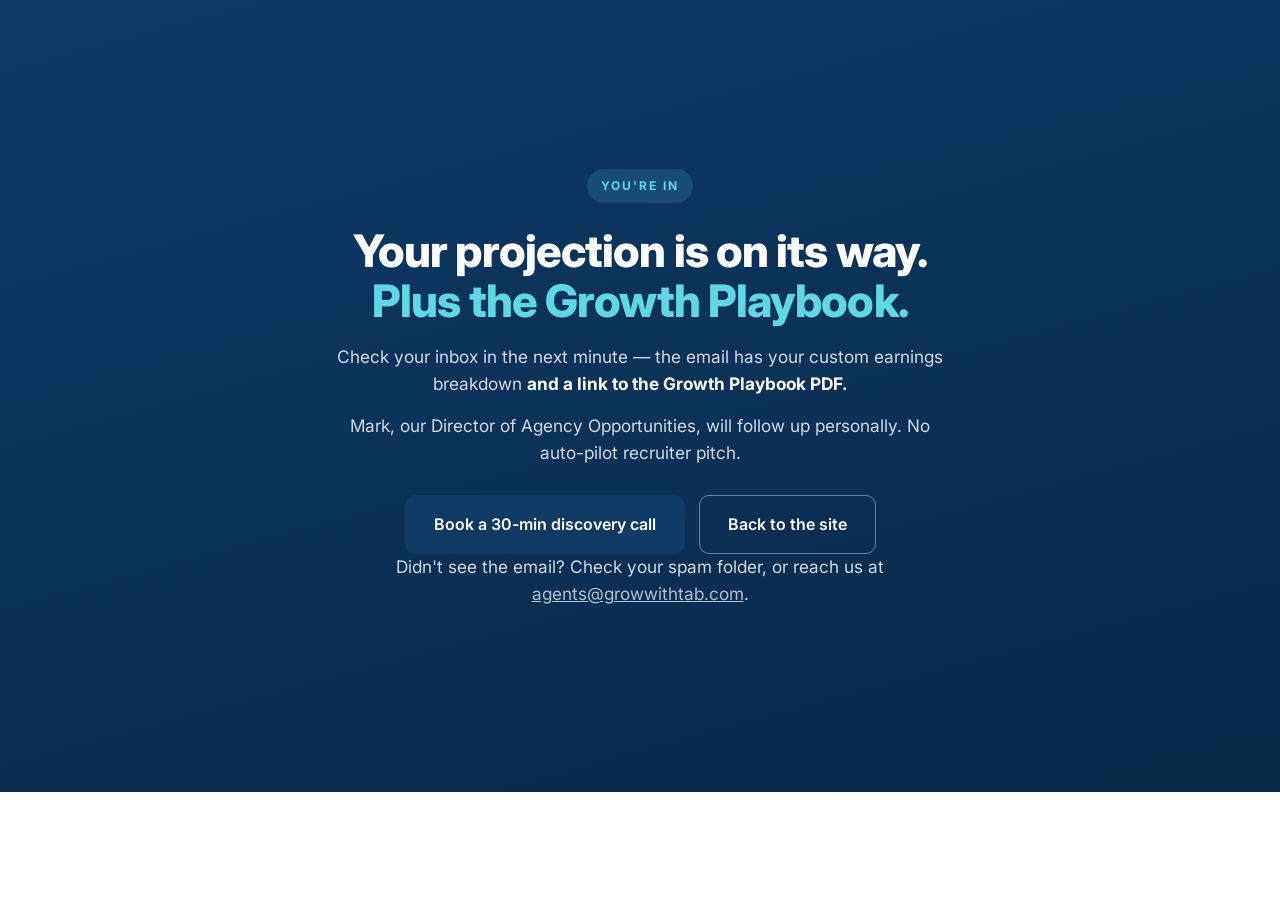
<file: site/thanks/calculator.html>
<!doctype html>
<html lang="en">
<head>
<meta charset="utf-8" />
<meta name="viewport" content="width=device-width, initial-scale=1" />
<title>You're in · TAB Freight Agent Program</title>
<meta name="robots" content="noindex,nofollow" />
<link rel="preconnect" href="https://fonts.googleapis.com" />
<link rel="preconnect" href="https://fonts.gstatic.com" crossorigin />
<link href="https://fonts.googleapis.com/css2?family=Inter:wght@400;500;600;700;800;900&display=swap" rel="stylesheet" />
<link rel="stylesheet" href="../styles.css?v=overlay2" />

<!-- LinkedIn Insight Tag -->
<script type="text/javascript">
_linkedin_partner_id = "8617988";
window._linkedin_data_partner_ids = window._linkedin_data_partner_ids || [];
window._linkedin_data_partner_ids.push(_linkedin_partner_id);
</script>
<script type="text/javascript">
(function(l) {
if (!l){window.lintrk = function(a,b){window.lintrk.q.push([a,b])};
window.lintrk.q=[]}
var s = document.getElementsByTagName("script")[0];
var b = document.createElement("script");
b.type = "text/javascript";b.async = true;
b.src = "https://snap.licdn.com/li.lms-analytics/insight.min.js";
s.parentNode.insertBefore(b, s);})(window.lintrk);
</script>
<noscript>
<img height="1" width="1" style="display:none;" alt="" src="https://px.ads.linkedin.com/collect/?pid=8617988&fmt=gif" />
</noscript>

<style>
  .thanks-wrap {
    min-height: 88vh;
    display: flex;
    align-items: center;
    justify-content: center;
    padding: 60px 24px;
    background: linear-gradient(165deg, var(--navy) 0%, var(--navy-deep) 100%);
    color: #fff;
    text-align: center;
  }
  .thanks-inner { max-width: 620px; }
  .thanks-badge {
    display: inline-block;
    background: rgba(95,215,228,0.15);
    color: var(--cyan);
    font-size: 0.75rem;
    font-weight: 700;
    letter-spacing: 0.16em;
    text-transform: uppercase;
    padding: 8px 14px;
    border-radius: 999px;
    margin-bottom: 24px;
  }
  .thanks-inner h1 {
    color: #fff;
    font-size: clamp(2rem, 4vw, 2.8rem);
    line-height: 1.1;
    margin: 0 0 18px;
    letter-spacing: -0.02em;
  }
  .thanks-inner h1 .accent { color: var(--cyan); }
  .thanks-inner p {
    font-size: 1.08rem;
    line-height: 1.55;
    color: rgba(255,255,255,0.82);
    margin: 0 0 16px;
  }
  .thanks-inner p strong { color: #fff; }
  .thanks-meta { margin: 32px 0 24px; font-size: 0.95rem; color: rgba(255,255,255,0.72); }
  .thanks-meta strong { color: var(--cyan); }
  .thanks-cta { margin-top: 28px; display: flex; gap: 14px; justify-content: center; flex-wrap: wrap; }
  .thanks-foot { margin-top: 36px; font-size: 0.85rem; color: rgba(255,255,255,0.55); }
  .thanks-foot a { color: rgba(255,255,255,0.7); text-decoration: underline; }
</style>
</head>
<body>

<section class="thanks-wrap">
  <div class="thanks-inner">
    <span class="thanks-badge">You're in</span>
    <h1>Your projection is on its way. <span class="accent">Plus the Growth Playbook.</span></h1>
    <p>Check your inbox in the next minute — the email has your custom earnings breakdown <strong>and a link to the Growth Playbook PDF.</strong></p>
    <p>Mark, our Director of Agency Opportunities, will follow up personally. No auto-pilot recruiter pitch.</p>

    <div class="thanks-cta">
      <a href="https://meetings-na2.hubspot.com/brian-aubuchon?uuid=6d1750eb-50ef-4dce-ad5d-9bf71dc2f1e6" class="btn btn-primary btn-lg" target="_blank" rel="noopener">Book a 30-min discovery call</a>
      <a href="/" class="btn btn-ghost-light btn-lg">Back to the site</a>
    </div>

    <p class="thanks-foot">Didn't see the email? Check your spam folder, or reach us at <a href="mailto:agents@growwithtab.com">agents@growwithtab.com</a>.</p>
  </div>
</section>

</body>
</html>
</file>
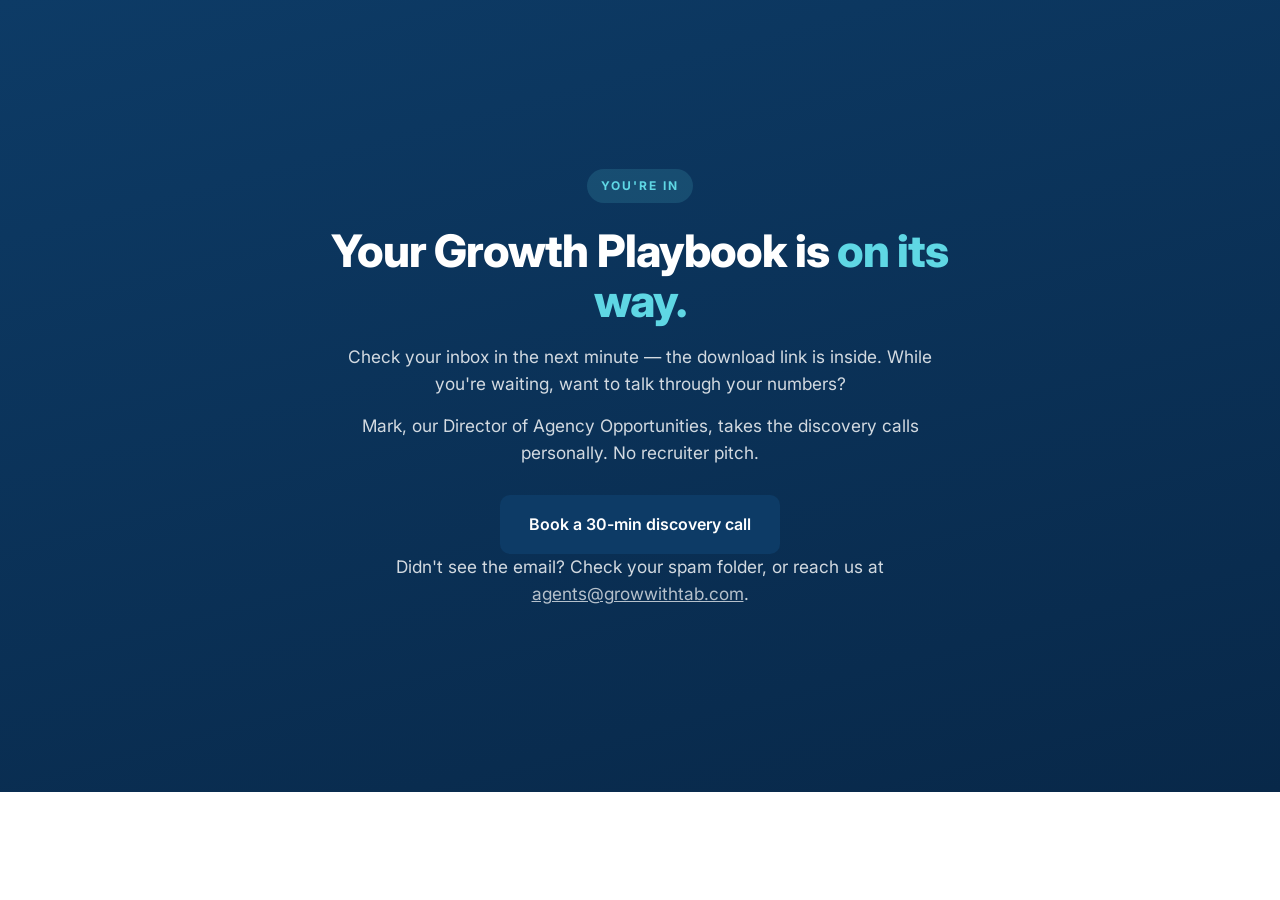
<file: site/thanks/playbook.html>
<!doctype html>
<html lang="en">
<head>
<meta charset="utf-8" />
<meta name="viewport" content="width=device-width, initial-scale=1" />
<title>Your Growth Playbook is on its way · TAB</title>
<meta name="robots" content="noindex,nofollow" />
<link rel="preconnect" href="https://fonts.googleapis.com" />
<link rel="preconnect" href="https://fonts.gstatic.com" crossorigin />
<link href="https://fonts.googleapis.com/css2?family=Inter:wght@400;500;600;700;800;900&display=swap" rel="stylesheet" />
<link rel="stylesheet" href="../styles.css?v=overlay2" />

<!-- LinkedIn Insight Tag -->
<script type="text/javascript">
_linkedin_partner_id = "8617988";
window._linkedin_data_partner_ids = window._linkedin_data_partner_ids || [];
window._linkedin_data_partner_ids.push(_linkedin_partner_id);
</script>
<script type="text/javascript">
(function(l) {
if (!l){window.lintrk = function(a,b){window.lintrk.q.push([a,b])};
window.lintrk.q=[]}
var s = document.getElementsByTagName("script")[0];
var b = document.createElement("script");
b.type = "text/javascript";b.async = true;
b.src = "https://snap.licdn.com/li.lms-analytics/insight.min.js";
s.parentNode.insertBefore(b, s);})(window.lintrk);
</script>
<noscript>
<img height="1" width="1" style="display:none;" alt="" src="https://px.ads.linkedin.com/collect/?pid=8617988&fmt=gif" />
</noscript>

<style>
  .thanks-wrap {
    min-height: 88vh;
    display: flex;
    align-items: center;
    justify-content: center;
    padding: 60px 24px;
    background: linear-gradient(165deg, var(--navy) 0%, var(--navy-deep) 100%);
    color: #fff;
    text-align: center;
  }
  .thanks-inner { max-width: 620px; }
  .thanks-badge {
    display: inline-block;
    background: rgba(95,215,228,0.15);
    color: var(--cyan);
    font-size: 0.75rem;
    font-weight: 700;
    letter-spacing: 0.16em;
    text-transform: uppercase;
    padding: 8px 14px;
    border-radius: 999px;
    margin-bottom: 24px;
  }
  .thanks-inner h1 {
    color: #fff;
    font-size: clamp(2rem, 4vw, 2.8rem);
    line-height: 1.1;
    margin: 0 0 18px;
    letter-spacing: -0.02em;
  }
  .thanks-inner h1 .accent { color: var(--cyan); }
  .thanks-inner p {
    font-size: 1.08rem;
    line-height: 1.55;
    color: rgba(255,255,255,0.82);
    margin: 0 0 16px;
  }
  .thanks-inner p strong { color: #fff; }
  .thanks-cta { margin-top: 28px; display: flex; gap: 14px; justify-content: center; flex-wrap: wrap; }
  .thanks-foot { margin-top: 36px; font-size: 0.85rem; color: rgba(255,255,255,0.55); }
  .thanks-foot a { color: rgba(255,255,255,0.7); text-decoration: underline; }
</style>
</head>
<body>

<section class="thanks-wrap">
  <div class="thanks-inner">
    <span class="thanks-badge">You're in</span>
    <h1>Your Growth Playbook is <span class="accent">on its way.</span></h1>
    <p>Check your inbox in the next minute — the download link is inside. While you're waiting, want to talk through your numbers?</p>
    <p>Mark, our Director of Agency Opportunities, takes the discovery calls personally. No recruiter pitch.</p>

    <div class="thanks-cta">
      <a href="https://meetings-na2.hubspot.com/brian-aubuchon?uuid=6d1750eb-50ef-4dce-ad5d-9bf71dc2f1e6" class="btn btn-primary btn-lg" target="_blank" rel="noopener">Book a 30-min discovery call</a>
    </div>

    <p class="thanks-foot">Didn't see the email? Check your spam folder, or reach us at <a href="mailto:agents@growwithtab.com">agents@growwithtab.com</a>.</p>
  </div>
</section>

</body>
</html>
</file>
<file: site/styles.css>
/* ============================================
   TAB Agent LP — Stylesheet
   Brand: deep navy + tan + cyan accent
   ============================================ */

:root {
  --navy: #0d3b66;
  --navy-deep: #082849;
  --navy-soft: #154a7f;
  --tan: #a89b8a;
  --cyan: #5fd7e4;
  --cyan-soft: #d4f5f8;
  --ink: #0f172a;
  --ink-2: #334155;
  --muted: #64748b;
  --line: #e2e8f0;
  --bg: #ffffff;
  --bg-soft: #f6f8fb;
  --bg-dark: #0a2a4a;
  --bg-dark-2: #06203c;
  --radius: 14px;
  --radius-lg: 22px;
  --shadow: 0 10px 40px rgba(13, 59, 102, 0.08);
  --shadow-lg: 0 25px 60px rgba(13, 59, 102, 0.18);
  --container: 1180px;
}

* { box-sizing: border-box; }
html { scroll-behavior: smooth; }
body {
  margin: 0;
  font-family: 'Inter', -apple-system, BlinkMacSystemFont, "Segoe UI", Roboto, sans-serif;
  color: var(--ink);
  background: var(--bg);
  line-height: 1.55;
  -webkit-font-smoothing: antialiased;
}

img { max-width: 100%; display: block; }
a { color: var(--navy); text-decoration: none; }
a:hover { color: var(--navy-soft); }

.container {
  max-width: var(--container);
  margin: 0 auto;
  padding: 0 24px;
}

/* ============ TYPOGRAPHY ============ */
h1, h2, h3, h4 {
  font-weight: 800;
  letter-spacing: -0.02em;
  line-height: 1.15;
  margin: 0 0 0.5em;
  color: var(--ink);
}
h1 { font-size: clamp(2.2rem, 4.6vw, 3.6rem); }
h2 { font-size: clamp(1.7rem, 3vw, 2.4rem); }
h3 { font-size: 1.2rem; }
.eyebrow {
  display: inline-block;
  font-size: 0.78rem;
  font-weight: 700;
  letter-spacing: 0.14em;
  text-transform: uppercase;
  color: var(--navy);
  background: var(--cyan-soft);
  padding: 6px 12px;
  border-radius: 999px;
  margin-bottom: 16px;
}
.eyebrow.light {
  color: var(--cyan);
  background: rgba(95, 215, 228, 0.12);
}
.accent { color: var(--cyan); }
.muted { color: var(--muted); }

/* ============ BUTTONS ============ */
.btn {
  display: inline-flex;
  align-items: center;
  justify-content: center;
  gap: 8px;
  font-family: inherit;
  font-weight: 600;
  font-size: 0.95rem;
  padding: 12px 22px;
  border-radius: 10px;
  border: 1.5px solid transparent;
  cursor: pointer;
  transition: all 0.18s ease;
  white-space: nowrap;
  text-align: center;
}
.btn-sm { padding: 8px 16px; font-size: 0.85rem; }
.btn-lg { padding: 16px 28px; font-size: 1rem; }
.btn-block { width: 100%; }
.btn-primary {
  background: var(--navy);
  color: #fff;
}
.btn-primary:hover {
  background: var(--navy-soft);
  color: #fff;
  transform: translateY(-1px);
  box-shadow: var(--shadow);
}
.btn-ghost {
  background: transparent;
  color: var(--navy);
  border-color: var(--navy);
}
.btn-ghost:hover {
  background: var(--navy);
  color: #fff;
}
.btn-ghost-light {
  background: transparent;
  color: #fff;
  border-color: rgba(255,255,255,0.4);
}
.btn-ghost-light:hover {
  background: #fff;
  color: var(--navy);
}

/* ============ NAV ============ */
.nav {
  position: sticky;
  top: 0;
  background: rgba(255,255,255,0.92);
  backdrop-filter: saturate(180%) blur(12px);
  -webkit-backdrop-filter: saturate(180%) blur(12px);
  border-bottom: 1px solid var(--line);
  z-index: 50;
}
.nav-inner {
  display: flex;
  align-items: center;
  justify-content: space-between;
  height: 68px;
}
.brand {
  display: flex;
  align-items: center;
  gap: 10px;
  font-weight: 800;
}
.brand-logo { height: 44px; width: auto; display: block; }

.nav-links {
  display: flex;
  align-items: center;
  gap: 28px;
}
.nav-links a {
  color: var(--ink-2);
  font-weight: 500;
  font-size: 0.95rem;
}
.nav-links a:hover { color: var(--navy); }
.nav-links .btn { color: #fff; }

@media (max-width: 720px) {
  .nav-links a:not(.btn) { display: none; }
}

/* ============ HERO ============ */
.hero {
  background:
    radial-gradient(1100px 500px at 80% -10%, rgba(95,215,228,0.18), transparent 60%),
    linear-gradient(180deg, #f8fbfe 0%, #ffffff 100%);
  padding: 56px 0 64px;
  border-bottom: 1px solid var(--line);
}
.hero-grid {
  display: grid;
  grid-template-columns: 1.05fr 1fr;
  gap: 56px;
  align-items: center;
}
@media (max-width: 920px) {
  .hero-grid { grid-template-columns: 1fr; gap: 36px; }
}
/* Single-column hero (used while the earnings preview / calculator is pulled) */
.hero-grid--solo { grid-template-columns: 1fr; max-width: 760px; }
.hero-copy h1 {
  font-size: clamp(1.9rem, 3.6vw, 2.9rem);
  line-height: 1.08;
  margin-bottom: 22px;
}
.lede {
  font-size: 1.05rem;
  color: var(--ink-2);
  max-width: 560px;
  margin: 0 0 24px;
}
.hero-ctas {
  display: flex;
  gap: 12px;
  flex-wrap: wrap;
  margin-bottom: 28px;
}
.hero-ctas .btn {
  padding: 14px 22px;
  font-size: 0.95rem;
}
.hero-proof {
  list-style: none;
  padding: 32px 0 0;
  margin: 56px auto 0;
  display: grid;
  grid-template-columns: repeat(4, auto);
  justify-content: center;
  align-items: center;
  gap: 0;
  border-top: 1px solid var(--line);
  max-width: 100%;
}
@media (max-width: 720px) {
  .hero-proof {
    grid-template-columns: repeat(2, auto);
    margin-top: 40px;
    padding-top: 24px;
    gap: 14px 0;
  }
}
.hero-proof li {
  display: flex;
  flex-direction: column;
  align-items: flex-start;
  padding: 0 36px;
  border-right: 1px solid var(--line);
}
.hero-proof li:last-child { border-right: none; }
@media (max-width: 720px) {
  .hero-proof li { padding: 0 24px; }
  .hero-proof li:nth-child(2) { border-right: none; }
}
.hero-proof strong {
  font-size: 1.6rem;
  color: var(--navy);
  font-weight: 800;
  letter-spacing: -0.02em;
  line-height: 1;
}
.hero-proof span {
  font-size: 0.78rem;
  color: var(--muted);
  margin-top: 6px;
  text-transform: uppercase;
  letter-spacing: 0.06em;
  font-weight: 500;
}
/* Hero earnings preview — live demo of the calculator */
.hero-preview {
  position: relative;
  background: linear-gradient(160deg, var(--navy) 0%, var(--navy-deep) 100%);
  color: #fff;
  border-radius: var(--radius-lg);
  padding: 32px 32px 28px;
  box-shadow: var(--shadow-lg);
  overflow: hidden;
  isolation: isolate;
}
.hero-preview::before {
  content: "";
  position: absolute;
  inset: -50% -30% auto auto;
  width: 320px;
  height: 320px;
  background: radial-gradient(circle, rgba(95, 215, 228, 0.28), transparent 70%);
  z-index: 0;
  pointer-events: none;
}
.hero-preview > * { position: relative; z-index: 1; }

.hero-preview-tag {
  display: inline-block;
  font-size: 0.72rem;
  font-weight: 700;
  letter-spacing: 0.14em;
  text-transform: uppercase;
  color: var(--cyan);
  background: rgba(95, 215, 228, 0.12);
  border: 1px solid rgba(95, 215, 228, 0.25);
  padding: 6px 12px;
  border-radius: 999px;
  margin-bottom: 18px;
}

.hero-preview-setup {
  margin: 0 0 22px;
  font-size: 1rem;
  line-height: 1.55;
  color: rgba(255, 255, 255, 0.82);
}
.hero-preview-setup strong {
  color: #fff;
  font-weight: 700;
}

.hero-preview-lift {
  display: flex;
  align-items: baseline;
  gap: 8px;
  flex-wrap: wrap;
  padding: 8px 0 4px;
  font-feature-settings: "tnum";
}
.hero-preview-prefix {
  font-size: clamp(1.9rem, 3.4vw, 2.5rem);
  font-weight: 900;
  color: var(--cyan);
  line-height: 1;
  letter-spacing: -0.02em;
  margin-right: 2px;
}
.hero-preview-number {
  font-size: clamp(2rem, 3.8vw, 2.7rem);
  font-weight: 900;
  color: var(--cyan);
  letter-spacing: -0.03em;
  line-height: 1;
}
.hero-preview-suffix {
  font-size: 0.9rem;
  font-weight: 500;
  color: rgba(255, 255, 255, 0.65);
  letter-spacing: 0.02em;
}

.hero-preview-meta {
  display: flex;
  align-items: center;
  gap: 12px;
  margin: 14px 0 24px;
  flex-wrap: wrap;
  font-size: 0.85rem;
}
.hero-preview-pct {
  background: var(--cyan);
  color: var(--navy-deep);
  padding: 3px 10px;
  border-radius: 4px;
  font-weight: 700;
  letter-spacing: 0.01em;
}
.hero-preview-divider {
  width: 4px;
  height: 4px;
  border-radius: 50%;
  background: rgba(255,255,255,0.3);
}
.hero-preview-note {
  color: rgba(255,255,255,0.6);
  font-style: italic;
}

.hero-preview-breakdown {
  display: grid;
  grid-template-columns: 1fr auto 1fr;
  align-items: center;
  gap: 14px;
  padding: 18px 0;
  border-top: 1px solid rgba(255,255,255,0.12);
  border-bottom: 1px solid rgba(255,255,255,0.12);
  margin-bottom: 22px;
}
.hero-preview-breakdown > div { display: flex; flex-direction: column; gap: 4px; }
.hero-preview-breakdown > div:not(.arrow):last-child { text-align: right; }
.hero-preview-breakdown span {
  font-size: 0.7rem;
  text-transform: uppercase;
  letter-spacing: 0.1em;
  color: rgba(255,255,255,0.55);
  font-weight: 500;
}
.hero-preview-breakdown strong {
  font-size: 1.15rem;
  font-weight: 700;
  color: #fff;
  font-feature-settings: "tnum";
  letter-spacing: -0.01em;
}
.hero-preview-breakdown > div:last-child strong { color: var(--cyan); }
.hero-preview-breakdown .arrow {
  color: rgba(255,255,255,0.4);
  font-size: 1.4rem;
  font-weight: 300;
}

.hero-preview-cta {
  display: flex;
  align-items: center;
  justify-content: space-between;
  gap: 10px;
  width: 100%;
  padding: 14px 18px;
  background: rgba(255,255,255,0.06);
  border: 1px solid rgba(255,255,255,0.15);
  border-radius: 10px;
  color: #fff;
  font-weight: 600;
  font-size: 0.95rem;
  cursor: pointer;
  transition: all 0.18s ease;
}
.hero-preview-cta:hover {
  background: var(--cyan);
  border-color: var(--cyan);
  color: var(--navy-deep);
  transform: translateY(-1px);
}
.hero-preview-cta-arrow {
  font-size: 1.1rem;
  transition: transform 0.18s ease;
}
.hero-preview-cta:hover .hero-preview-cta-arrow {
  transform: translateY(2px);
}

@media (max-width: 600px) {
  .hero-preview { padding: 24px 22px 22px; }
  .hero-preview-breakdown {
    grid-template-columns: 1fr;
    gap: 12px;
    text-align: left !important;
  }
  .hero-preview-breakdown > div:not(.arrow):last-child { text-align: left; }
  .hero-preview-breakdown .arrow {
    transform: rotate(90deg);
    text-align: left;
    font-size: 1.2rem;
  }
}

/* ============ TRUST STRIP ============ */
.trust-strip {
  background: var(--bg-soft);
  padding: 22px 0;
  border-bottom: 1px solid var(--line);
}
.trust-row {
  display: flex;
  flex-wrap: wrap;
  align-items: center;
  gap: 18px;
  justify-content: center;
  font-size: 0.85rem;
  color: var(--muted);
}
.trust-badge {
  font-weight: 600;
  color: var(--navy);
  background: #fff;
  padding: 6px 14px;
  border-radius: 999px;
  border: 1px solid var(--line);
}

/* ============ IMAGE BAND (cinematic break) ============ */
.image-band {
  position: relative;
  height: clamp(220px, 36vw, 360px);
  overflow: hidden;
  isolation: isolate;
}
.image-band img {
  width: 100%;
  height: 100%;
  object-fit: cover;
  display: block;
}
.image-band::after {
  content: "";
  position: absolute;
  inset: 0;
  background:
    linear-gradient(180deg,
      rgba(8, 40, 73, 0.55) 0%,
      rgba(8, 40, 73, 0.35) 40%,
      rgba(8, 40, 73, 0.85) 100%);
  z-index: 1;
}
.image-band-overlay {
  position: absolute;
  inset: 0;
  z-index: 2;
  display: flex;
  flex-direction: column;
  justify-content: center;
  align-items: center;
  text-align: center;
  color: #fff;
  padding: 0 24px;
}
.image-band-overlay .eyebrow {
  background: rgba(95,215,228,0.18);
  border: 1px solid rgba(95,215,228,0.35);
  margin-bottom: 14px;
}
.image-band-overlay p {
  max-width: 640px;
  font-size: clamp(1rem, 1.6vw, 1.2rem);
  font-weight: 500;
  line-height: 1.5;
  color: rgba(255,255,255,0.92);
  margin: 0;
}

/* ============ SPLIT INTRO ============ */
.split-intro {
  display: grid;
  grid-template-columns: 1fr 1.1fr;
  gap: 48px;
  align-items: center;
  margin-bottom: 50px;
}
@media (max-width: 880px) {
  .split-intro { grid-template-columns: 1fr; gap: 28px; }
}
.split-intro-photo {
  margin: 0;
  border-radius: var(--radius-lg);
  overflow: hidden;
  box-shadow: var(--shadow-lg);
  aspect-ratio: 4 / 3;
}
.split-intro-photo img {
  width: 100%;
  height: 100%;
  object-fit: cover;
  display: block;
  transition: transform 0.8s ease;
}
.split-intro-photo:hover img { transform: scale(1.02); }
.split-intro-copy h2 { margin-bottom: 14px; }
.split-intro-copy p {
  color: var(--ink-2);
  font-size: 1.05rem;
  line-height: 1.6;
  margin: 0;
  max-width: 56ch;
}

/* ============ TRANSITION HEAD (photo + copy) ============ */
.transition-head {
  display: grid;
  grid-template-columns: 1.1fr 1fr;
  gap: 48px;
  align-items: center;
  margin-bottom: 64px;
}
@media (max-width: 880px) {
  .transition-head { grid-template-columns: 1fr; gap: 28px; }
}
.transition-head-copy h2 { margin-bottom: 14px; }
.transition-head-copy p {
  color: var(--ink-2);
  font-size: 1.05rem;
  line-height: 1.6;
  margin: 0;
  max-width: 56ch;
}
.transition-head-photo {
  margin: 0;
  position: relative;
  aspect-ratio: 16 / 10;
  max-height: 380px;
  border-radius: var(--radius-lg);
  overflow: hidden;
  box-shadow: var(--shadow-lg);
}
.transition-head-photo img {
  width: 100%;
  height: 100%;
  display: block;
  object-fit: cover;
}
.transition-head-photo figcaption {
  position: absolute;
  bottom: 14px;
  left: 14px;
  right: 14px;
  padding: 10px 14px;
  background: rgba(13, 59, 102, 0.85);
  backdrop-filter: blur(8px);
  -webkit-backdrop-filter: blur(8px);
  color: #fff;
  font-size: 0.78rem;
  letter-spacing: 0.04em;
  border-radius: 8px;
  border: 1px solid rgba(255,255,255,0.12);
}

/* ============ SECTIONS ============ */
.section { padding: 90px 0; }
.section.gray { background: var(--bg-soft); }
.section.dark {
  background: linear-gradient(180deg, var(--bg-dark) 0%, var(--bg-dark-2) 100%);
  color: #fff;
}
.section.dark h2, .section.dark h3 { color: #fff; }
.section.dark p { color: rgba(255,255,255,0.78); }
.section-head {
  max-width: 720px;
  margin: 0 auto 50px;
  text-align: center;
}
.section-head p {
  color: var(--ink-2);
  font-size: 1.05rem;
}
.section.dark .section-head p { color: rgba(255,255,255,0.78); }
.section-foot {
  text-align: center;
  margin: 36px auto 0;
  max-width: 720px;
  color: var(--ink-2);
  font-size: 0.95rem;
  font-style: italic;
}

/* ============ CALCULATOR ============ */
.calc-section { background: var(--bg-soft); }
.calc-grid {
  display: grid;
  grid-template-columns: 1fr 1fr;
  gap: 32px;
  align-items: stretch;
}
@media (max-width: 880px) {
  .calc-grid { grid-template-columns: 1fr; }
}
.calc-form, .calc-result {
  background: #fff;
  border-radius: var(--radius-lg);
  padding: 32px;
  box-shadow: var(--shadow);
  border: 1px solid var(--line);
}
.field { margin-bottom: 22px; }
.field label {
  display: block;
  font-weight: 600;
  font-size: 0.92rem;
  margin-bottom: 8px;
  color: var(--ink);
}

/* Info tooltip used inside form labels */
.info-tip {
  position: relative;
  display: inline-block;
  margin-left: 6px;
  vertical-align: middle;
  cursor: help;
  outline: none;
}
.info-tip-icon {
  font-size: 0.95em;
  color: var(--navy);
  opacity: 0.7;
  font-weight: 400;
  transition: opacity 0.15s;
}
.info-tip:hover .info-tip-icon,
.info-tip:focus .info-tip-icon { opacity: 1; }
.info-tip-content {
  position: absolute;
  bottom: calc(100% + 8px);
  left: 50%;
  transform: translateX(-50%);
  min-width: 260px;
  max-width: 320px;
  background: var(--ink);
  color: #fff;
  font-weight: 400;
  font-size: 0.82rem;
  line-height: 1.45;
  padding: 10px 14px;
  border-radius: 8px;
  box-shadow: 0 8px 24px rgba(15, 23, 42, 0.18);
  opacity: 0;
  visibility: hidden;
  transition: opacity 0.15s, visibility 0.15s;
  z-index: 5;
  text-transform: none;
  letter-spacing: 0;
  pointer-events: none;
}
.info-tip-content::after {
  content: "";
  position: absolute;
  top: 100%;
  left: 50%;
  transform: translateX(-50%);
  border: 6px solid transparent;
  border-top-color: var(--ink);
}
.info-tip-content strong { color: var(--cyan); font-weight: 600; }
.info-tip:hover .info-tip-content,
.info-tip:focus .info-tip-content {
  opacity: 1;
  visibility: visible;
}
.field small {
  display: block;
  font-size: 0.8rem;
  color: var(--muted);
  margin-top: 6px;
}
.field input[type="number"],
.field input[type="text"],
.field input[type="email"],
.field input[type="tel"] {
  width: 100%;
  padding: 12px 14px;
  border: 1.5px solid var(--line);
  border-radius: 10px;
  font-size: 1rem;
  font-family: inherit;
  color: var(--ink);
  transition: border-color 0.15s;
}
.field input:focus {
  outline: none;
  border-color: var(--navy);
  box-shadow: 0 0 0 3px rgba(13, 59, 102, 0.12);
}
.input-prefix, .input-suffix {
  display: flex;
  align-items: stretch;
  border: 1.5px solid var(--line);
  border-radius: 10px;
  overflow: hidden;
}
.input-prefix:focus-within, .input-suffix:focus-within {
  border-color: var(--navy);
  box-shadow: 0 0 0 3px rgba(13, 59, 102, 0.12);
}
.input-prefix span, .input-suffix span {
  display: flex;
  align-items: center;
  padding: 0 14px;
  background: var(--bg-soft);
  color: var(--muted);
  font-weight: 600;
}
.input-prefix input, .input-suffix input {
  border: none !important;
  border-radius: 0 !important;
  flex: 1;
  box-shadow: none !important;
}
.input-prefix input:focus, .input-suffix input:focus {
  box-shadow: none !important;
}
.field input[type="range"] {
  width: 100%;
  accent-color: var(--navy);
  margin-top: 6px;
}
.select {
  width: 100%;
  padding: 12px 14px;
  border: 1.5px solid var(--line);
  border-radius: 10px;
  font-size: 1rem;
  font-family: inherit;
  color: var(--ink);
  background: #fff;
  appearance: none;
  -webkit-appearance: none;
  background-image: url("data:image/svg+xml;charset=UTF-8,%3csvg xmlns='http://www.w3.org/2000/svg' viewBox='0 0 24 24' fill='none' stroke='%230d3b66' stroke-width='2' stroke-linecap='round' stroke-linejoin='round'%3e%3cpolyline points='6 9 12 15 18 9'/%3e%3c/svg%3e");
  background-repeat: no-repeat;
  background-position: right 14px center;
  background-size: 18px;
  padding-right: 42px;
}
.select:focus {
  outline: none;
  border-color: var(--navy);
  box-shadow: 0 0 0 3px rgba(13, 59, 102, 0.12);
}
.range-value {
  font-size: 0.85rem;
  color: var(--ink-2);
  margin-top: 4px;
}
.range-value span { font-weight: 700; color: var(--navy); }

.calc-result-head { margin-bottom: 20px; }
.calc-result-head h3 { font-size: 1.4rem; }
.calc-numbers {
  border-top: 1px solid var(--line);
  padding-top: 18px;
  margin-bottom: 20px;
}
.calc-row {
  display: flex;
  justify-content: space-between;
  align-items: center;
  padding: 12px 0;
  border-bottom: 1px dashed var(--line);
  font-size: 0.95rem;
}
.calc-row span { color: var(--ink-2); }
.calc-row strong { color: var(--ink); font-size: 1.05rem; }
.calc-row.total {
  border-bottom: none;
  padding-top: 16px;
}
.calc-row.total span { font-weight: 700; color: var(--ink); }
.calc-row.total strong { color: var(--navy); font-size: 1.3rem; }
.calc-lift {
  background: linear-gradient(135deg, var(--navy) 0%, var(--navy-soft) 100%);
  color: #fff;
  border-radius: var(--radius);
  padding: 22px;
  margin-top: 18px;
  display: flex;
  justify-content: space-between;
  align-items: center;
  flex-wrap: wrap;
  gap: 16px;
}
.calc-lift > div { display: flex; flex-direction: column; }
.calc-lift span {
  font-size: 0.8rem;
  color: rgba(255,255,255,0.7);
  text-transform: uppercase;
  letter-spacing: 0.08em;
}
.calc-lift strong {
  font-size: 1.5rem;
  color: var(--cyan);
  margin-top: 4px;
}
.calc-lift-pct { text-align: right; }
.calc-disclaimer {
  font-size: 0.78rem;
  color: var(--muted);
  margin: 14px 0 0;
  line-height: 1.5;
}
.lead-form {
  border-top: 1px solid var(--line);
  padding-top: 20px;
  margin-top: 8px;
}
.lead-form.bordered {
  border: none;
  padding-top: 0;
  margin-top: 0;
}
.lead-form h4 {
  margin: 0 0 14px;
  font-size: 1.05rem;
  color: var(--ink);
}
.lead-row {
  display: grid;
  grid-template-columns: 1fr 1fr;
  gap: 10px;
  margin-bottom: 10px;
}
@media (max-width: 480px) {
  .lead-row { grid-template-columns: 1fr; }
}
.lead-form input {
  width: 100%;
  padding: 12px 14px;
  border: 1.5px solid var(--line);
  border-radius: 10px;
  font-size: 0.95rem;
  font-family: inherit;
}
.lead-form input:focus {
  outline: none;
  border-color: var(--navy);
  box-shadow: 0 0 0 3px rgba(13, 59, 102, 0.12);
}
.lead-form .btn { margin-top: 8px; }
.form-note {
  font-size: 0.78rem;
  color: var(--muted);
  text-align: center;
  margin: 12px 0 0;
}

/* ============ FEATURE GRID ============ */
.grid-4 {
  display: grid;
  grid-template-columns: repeat(4, 1fr);
  gap: 20px;
}
@media (max-width: 880px) { .grid-4 { grid-template-columns: repeat(2, 1fr); } }
@media (max-width: 520px) { .grid-4 { grid-template-columns: 1fr; } }
.card-feature {
  background: rgba(255,255,255,0.04);
  border: 1px solid rgba(255,255,255,0.1);
  border-radius: var(--radius);
  padding: 26px;
  transition: transform 0.2s, border-color 0.2s;
}
.card-feature:hover {
  transform: translateY(-4px);
  border-color: var(--cyan);
}
.card-icon {
  font-weight: 800;
  font-size: 0.85rem;
  color: var(--cyan);
  letter-spacing: 0.1em;
  margin-bottom: 14px;
}
.card-feature h3 { color: #fff; font-size: 1.15rem; }
.card-feature p { font-size: 0.92rem; line-height: 1.6; }

/* ============ STATS — bare numbers on hairlines ============ */
.grid-stats {
  display: grid;
  grid-template-columns: repeat(4, 1fr);
  gap: 0;
  border-top: 1px solid var(--line);
  border-bottom: 1px solid var(--line);
}
@media (max-width: 800px) { .grid-stats { grid-template-columns: repeat(2, 1fr); } }
.stat-card {
  padding: 36px 24px;
  text-align: left;
  background: transparent;
  border: 0;
  border-right: 1px solid var(--line);
  border-radius: 0;
}
.stat-card:last-child { border-right: none; }
@media (max-width: 800px) {
  .stat-card:nth-child(2) { border-right: none; }
  .stat-card:nth-child(1), .stat-card:nth-child(2) { border-bottom: 1px solid var(--line); }
}
.stat-card strong {
  display: block;
  font-size: clamp(2rem, 3.4vw, 2.8rem);
  font-weight: 800;
  color: var(--navy);
  margin-bottom: 8px;
  letter-spacing: -0.02em;
  line-height: 1.05;
}
.stat-card span {
  color: var(--muted);
  font-size: 0.85rem;
  text-transform: uppercase;
  letter-spacing: 0.08em;
  font-weight: 500;
}

/* ============ SPLIT TABLE ============ */
.split-table {
  display: grid;
  grid-template-columns: 1fr auto 1fr;
  gap: 30px;
  background: #fff;
  border-radius: var(--radius-lg);
  padding: 40px;
  box-shadow: var(--shadow);
  border: 1px solid var(--line);
}
@media (max-width: 720px) {
  .split-table { grid-template-columns: 1fr; padding: 28px; }
  .split-divider { display: none; }
}
.split-col h3 {
  color: var(--navy);
  margin-bottom: 18px;
  font-size: 1.1rem;
  text-transform: uppercase;
  letter-spacing: 0.1em;
}
.split-col ul {
  list-style: none;
  padding: 0;
  margin: 0;
}
.split-col li {
  padding: 12px 0 12px 28px;
  border-bottom: 1px dashed var(--line);
  position: relative;
  color: var(--ink-2);
}
.split-col li::before {
  content: "✓";
  position: absolute;
  left: 0;
  top: 12px;
  color: var(--cyan);
  font-weight: 800;
}
.split-col li:last-child { border-bottom: none; }
.split-divider {
  width: 1px;
  background: var(--line);
}

/* ============ STEPS — connected flow, no boxes ============ */
.grid-3 {
  display: grid;
  grid-template-columns: repeat(3, 1fr);
  gap: 0;
  position: relative;
}
.grid-3::before {
  content: "";
  position: absolute;
  left: 0; right: 0;
  top: 38px; /* aligns with center of step number */
  height: 2px;
  background: repeating-linear-gradient(to right, var(--cyan) 0 8px, transparent 8px 16px);
  opacity: 0.5;
  z-index: 0;
}
@media (max-width: 800px) {
  .grid-3 { grid-template-columns: 1fr; }
  .grid-3::before { display: none; }
}
.step-card {
  position: relative;
  z-index: 1;
  padding: 0 28px;
  background: transparent;
  border: 0;
  border-radius: 0;
}
.step-card:first-child { padding-left: 0; }
.step-card:last-child  { padding-right: 0; }
@media (max-width: 800px) {
  .step-card { padding: 0 0 28px; }
  .step-card + .step-card { padding-top: 28px; border-top: 1px solid var(--line); }
}
.step-num {
  display: inline-flex;
  align-items: center;
  justify-content: center;
  width: 56px;
  height: 56px;
  background: var(--navy);
  color: #fff;
  border-radius: 50%;
  font-weight: 800;
  font-size: 1.35rem;
  margin-bottom: 22px;
  border: 6px solid var(--bg);
  box-shadow: 0 0 0 1px var(--line);
}
.step-card h3 { color: var(--navy); margin-bottom: 10px; }
.step-card p { color: var(--ink-2); margin: 0; }

/* ============ PLAYBOOK ============ */
.playbook-section {
  background: linear-gradient(135deg, #f0f9fb 0%, #e7f3f6 100%);
}
.playbook-grid {
  display: grid;
  grid-template-columns: 0.9fr 1.1fr;
  gap: 50px;
  align-items: center;
}
@media (max-width: 880px) {
  .playbook-grid { grid-template-columns: 1fr; gap: 32px; }
}
.playbook-cover {
  background: linear-gradient(160deg, var(--navy) 0%, var(--navy-deep) 100%);
  border-radius: 4px var(--radius-lg) var(--radius-lg) 4px;
  padding: 48px 38px 56px 56px;
  min-height: 620px;
  display: flex;
  align-items: flex-start;
  color: #fff;
  position: relative;
  overflow: hidden;
  transform: rotate(-2deg);
  transition: transform 0.3s, box-shadow 0.3s;
  box-shadow:
    /* Stacked page slivers behind the cover */
    3px 3px 0 -2px #f4ecd8,
    3px 3px 0 -1px rgba(0, 0, 0, 0.10),
    6px 6px 0 -3px #ebe2cc,
    6px 6px 0 -2px rgba(0, 0, 0, 0.10),
    9px 9px 0 -4px #e2d8be,
    9px 9px 0 -3px rgba(0, 0, 0, 0.10),
    /* Main drop shadow */
    0 25px 60px rgba(13, 59, 102, 0.18);
}
.playbook-cover:hover {
  box-shadow:
    3px 3px 0 -2px #f4ecd8,
    3px 3px 0 -1px rgba(0, 0, 0, 0.10),
    6px 6px 0 -3px #ebe2cc,
    6px 6px 0 -2px rgba(0, 0, 0, 0.10),
    9px 9px 0 -4px #e2d8be,
    9px 9px 0 -3px rgba(0, 0, 0, 0.10),
    0 30px 70px rgba(13, 59, 102, 0.24);
}
.playbook-cover:hover { transform: rotate(0deg); }

/* Cyan glow in the corner */
.playbook-cover::before {
  content: "";
  position: absolute;
  inset: -30% -30% auto auto;
  width: 220px;
  height: 220px;
  background: radial-gradient(circle, rgba(95,215,228,0.4), transparent 70%);
  pointer-events: none;
}

/* Spine band on the left edge */
.playbook-cover::after {
  content: "";
  position: absolute;
  top: 0; bottom: 0; left: 0;
  width: 14px;
  background:
    linear-gradient(90deg,
      rgba(0,0,0,0.35) 0%,
      rgba(255,255,255,0.04) 60%,
      rgba(0,0,0,0.18) 100%),
    linear-gradient(180deg, var(--navy-deep) 0%, var(--navy) 100%);
  border-right: 1px solid rgba(95,215,228,0.25);
}

.playbook-cover-inner { position: relative; z-index: 1; }
.playbook-cover h3 {
  color: #fff;
  font-size: 1.6rem;
  margin: 12px 0 6px;
}
.playbook-cover p {
  color: rgba(255,255,255,0.8);
  margin: 0 0 22px;
  font-size: 1rem;
}
.playbook-toc {
  display: flex;
  flex-direction: column;
  gap: 8px;
  border-top: 1px solid rgba(255,255,255,0.15);
  padding-top: 18px;
}
.playbook-toc span {
  font-size: 0.85rem;
  color: rgba(255,255,255,0.85);
}
.playbook-copy h2 { margin-bottom: 14px; }
.playbook-copy p {
  color: var(--ink-2);
  font-size: 1.05rem;
  margin-bottom: 26px;
}

/* ============ QUOTE + TESTIMONIALS ============ */
.quote-section { padding: 56px 0 70px; }
.quote-wrap {
  max-width: 760px;
  margin: 0 auto;
  text-align: center;
}
.quote-wrap blockquote {
  font-size: clamp(1.05rem, 1.8vw, 1.35rem);
  font-weight: 500;
  color: #fff;
  line-height: 1.5;
  margin: 0 0 18px;
  font-style: italic;
}
.quote-wrap blockquote::before { content: "\201C"; }
.quote-wrap blockquote::after  { content: "\201D"; }
.quote-attr {
  display: flex;
  align-items: baseline;
  justify-content: center;
  gap: 6px;
  flex-wrap: wrap;
  font-size: 0.9rem;
}
.quote-attr strong { color: var(--cyan); font-weight: 600; }
.quote-attr span { color: rgba(255,255,255,0.7); }

/* Testimonial gallery */
.testimonials {
  margin-top: 64px;
  padding-top: 40px;
  border-top: 1px solid rgba(255,255,255,0.1);
}
.testimonials-head {
  display: flex;
  align-items: center;
  justify-content: space-between;
  gap: 16px;
  margin-bottom: 28px;
  flex-wrap: wrap;
}
.testimonials-head .eyebrow { margin-bottom: 0; }

.testimonial-controls {
  display: flex;
  gap: 8px;
}
.testimonial-arrow {
  width: 40px;
  height: 40px;
  border-radius: 50%;
  border: 1px solid rgba(255,255,255,0.18);
  background: transparent;
  color: #fff;
  cursor: pointer;
  display: flex;
  align-items: center;
  justify-content: center;
  transition: all 0.2s ease;
}
.testimonial-arrow:hover {
  background: var(--cyan);
  border-color: var(--cyan);
  color: var(--navy-deep);
}
.testimonial-arrow:disabled {
  opacity: 0.3;
  cursor: not-allowed;
  background: transparent !important;
  border-color: rgba(255,255,255,0.12) !important;
  color: #fff !important;
}

.testimonial-track {
  display: grid;
  grid-auto-flow: column;
  grid-auto-columns: calc((100% - 36px) / 3);   /* 3 cards visible (gap 18px x2) */
  gap: 18px;
  overflow-x: auto;
  scroll-snap-type: x mandatory;
  scroll-behavior: smooth;
  -webkit-overflow-scrolling: touch;
  scrollbar-width: none;
  padding-bottom: 4px;
}
.testimonial-track::-webkit-scrollbar { display: none; }
.testimonial-track .testimonial-card {
  scroll-snap-align: start;
  min-width: 0;
  overflow: hidden;
}
@media (max-width: 880px) {
  .testimonial-track { grid-auto-columns: calc((100% - 18px) / 2); }
}
@media (max-width: 540px) {
  .testimonial-track { grid-auto-columns: 100%; }
}

.testimonial-dots {
  display: flex;
  justify-content: center;
  gap: 8px;
  margin-top: 22px;
}
.testimonial-dots button {
  width: 28px;
  height: 4px;
  border: 0;
  border-radius: 2px;
  background: rgba(255,255,255,0.18);
  cursor: pointer;
  padding: 0;
  transition: background 0.2s ease, width 0.2s ease;
}
.testimonial-dots button:hover { background: rgba(255,255,255,0.32); }
.testimonial-dots button[aria-current="true"] {
  background: var(--cyan);
  width: 44px;
}

.testimonial-card {
  background: rgba(255,255,255,0.03);
  border: 1px solid rgba(255,255,255,0.10);
  border-radius: var(--radius);
  overflow: hidden;
  transition: transform 0.2s ease, border-color 0.2s ease;
}
.testimonial-card:hover {
  transform: translateY(-3px);
  border-color: rgba(95,215,228,0.4);
}
.testimonial-thumb {
  position: relative;
  aspect-ratio: 16 / 9;
  background:
    radial-gradient(ellipse at 50% 30%, rgba(95,215,228,0.15), transparent 60%),
    linear-gradient(180deg, var(--navy) 0%, var(--navy-deep) 100%);
  display: flex;
  align-items: center;
  justify-content: center;
}
.testimonial-video {
  position: absolute;
  inset: 0;
  width: 100%;
  height: 100%;
  display: block;
  background: var(--navy-deep);
  object-fit: cover;
  outline: none;
}
/* Blue tint covers each testimonial card until its video starts playing.
   Click events pass through to the video underneath, so the browser's
   native play button still works. Fades out on play, returns on pause
   or end so the poster re-asserts. */
.testimonial-thumb::before {
  content: "";
  position: absolute;
  inset: 0;
  background:
    radial-gradient(ellipse at 50% 35%, rgba(95,215,228,0.18) 0%, transparent 65%),
    linear-gradient(155deg, rgba(13, 59, 102, 0.32) 0%, rgba(8, 40, 73, 0.42) 100%);
  pointer-events: none;
  transition: opacity 0.35s ease;
  z-index: 2;
}
.testimonial-thumb.is-playing::before { opacity: 0; }
.testimonial-play {
  width: 56px;
  height: 56px;
  border-radius: 50%;
  border: 1px solid rgba(255,255,255,0.18);
  background: rgba(255,255,255,0.10);
  backdrop-filter: blur(8px);
  -webkit-backdrop-filter: blur(8px);
  color: #fff;
  display: flex;
  align-items: center;
  justify-content: center;
  cursor: pointer;
  transition: all 0.2s ease;
  z-index: 1;
}
.testimonial-play svg { transform: translateX(2px); }
.testimonial-card:hover .testimonial-play {
  background: var(--cyan);
  color: var(--navy-deep);
  border-color: var(--cyan);
  transform: scale(1.05);
}
.testimonial-duration {
  position: absolute;
  bottom: 12px;
  right: 12px;
  font-size: 0.66rem;
  font-weight: 600;
  letter-spacing: 0.1em;
  text-transform: uppercase;
  color: rgba(255,255,255,0.7);
  background: rgba(0,0,0,0.4);
  padding: 4px 8px;
  border-radius: 4px;
  z-index: 1;
}
.testimonial-meta {
  padding: 14px 16px 16px;
  display: flex;
  flex-direction: column;
  gap: 2px;
}
.testimonial-meta strong {
  color: #fff;
  font-size: 0.95rem;
  font-weight: 600;
}
.testimonial-meta span {
  color: rgba(255,255,255,0.6);
  font-size: 0.8rem;
}

/* ============ FAQ — connected list, no individual boxes ============ */
.faq-list {
  max-width: 820px;
  margin: 0 auto;
  border-top: 1px solid var(--line);
}
.faq-list details {
  border-bottom: 1px solid var(--line);
  background: transparent;
  position: relative;
  transition: background 0.18s;
}
.faq-list details[open] {
  background: var(--bg-soft);
}
.faq-list details[open]::before {
  content: "";
  position: absolute;
  top: 0; bottom: 0; left: 0;
  width: 3px;
  background: var(--cyan);
}
.faq-list summary {
  cursor: pointer;
  padding: 22px 8px 22px 20px;
  font-weight: 600;
  font-size: 1.02rem;
  color: var(--ink);
  list-style: none;
  display: flex;
  align-items: center;
  justify-content: space-between;
  gap: 16px;
  transition: color 0.15s;
}
.faq-list summary:hover { color: var(--navy); }
.faq-list summary::-webkit-details-marker { display: none; }
.faq-list summary::after {
  content: "+";
  color: var(--navy);
  font-size: 1.4rem;
  font-weight: 300;
  width: 24px;
  text-align: center;
  flex-shrink: 0;
  transition: transform 0.2s;
}
.faq-list details[open] summary::after {
  content: "−";
}
.faq-list details p {
  padding: 0 20px 24px;
  margin: 0;
  color: var(--ink-2);
  line-height: 1.65;
  max-width: 65ch;
}

/* ============ FINAL CTA ============ */
.cta-section {
  background:
    radial-gradient(700px 400px at 50% 0%, rgba(95,215,228,0.2), transparent 60%),
    linear-gradient(180deg, var(--bg-dark) 0%, var(--bg-dark-2) 100%);
  color: #fff;
  text-align: center;
  position: relative;
  overflow: hidden;
  isolation: isolate;
}
.cta-bg {
  position: absolute;
  inset: 0;
  z-index: 0;
  pointer-events: none;
}
.cta-bg img {
  width: 100%;
  height: 100%;
  object-fit: cover;
  display: block;
  opacity: 0.18;
  filter: saturate(0.85) blur(1px);
}
.cta-section::after {
  content: "";
  position: absolute;
  inset: 0;
  background:
    linear-gradient(180deg,
      rgba(8, 40, 73, 0.92) 0%,
      rgba(6, 32, 60, 0.96) 100%);
  z-index: 1;
  pointer-events: none;
}
.cta-section .container { position: relative; z-index: 2; }
.cta-wrap { max-width: 720px; margin: 0 auto; position: relative; z-index: 2; }
.cta-section h2 { color: #fff; }
.cta-section p {
  color: rgba(255,255,255,0.78);
  font-size: 1.1rem;
  margin-bottom: 32px;
}
.cta-buttons {
  display: flex;
  justify-content: center;
  gap: 14px;
  flex-wrap: wrap;
  margin-bottom: 32px;
}
.cta-contact {
  display: flex;
  justify-content: center;
  align-items: center;
  gap: 18px;
  flex-wrap: wrap;
  font-size: 0.95rem;
  color: rgba(255,255,255,0.7);
}
.cta-contact a { color: var(--cyan); font-weight: 600; }
.cta-contact a:hover { color: #fff; }

/* ============ FOOTER ============ */
.footer {
  background: #06203c;
  color: rgba(255,255,255,0.7);
  padding: 40px 0;
  font-size: 0.88rem;
}
.footer-inner {
  display: grid;
  grid-template-columns: 2fr 1fr 1fr;
  gap: 24px;
  align-items: start;
}
@media (max-width: 720px) {
  .footer-inner { grid-template-columns: 1fr; }
}
.footer strong { color: #fff; display: block; margin-bottom: 6px; }
.footer span { display: block; line-height: 1.7; }
.footer-links {
  display: flex;
  flex-direction: column;
  gap: 8px;
}
.footer-links a {
  color: rgba(255,255,255,0.7);
}
.footer-links a:hover { color: var(--cyan); }
.footer-meta { color: rgba(255,255,255,0.5); }
.footer-disclaimer {
  font-size: 0.78rem;
  margin-top: 14px;
  color: rgba(255,255,255,0.55);
  font-style: italic;
  line-height: 1.55;
}

/* ============ Calculator: cost-share rows + sign-on bonus in results; new-offer section ============ */
.calc-lift .calc-lift-sub{font-size:0.72rem;color:rgba(255,255,255,0.6);margin-top:2px;}
.calc-lift-bonus{flex-basis:100%;border-top:1px solid rgba(255,255,255,0.18);padding-top:14px;}
.calc-lift .calc-lift-bonus .bonus-tag{align-self:flex-start;background:rgba(95,215,228,0.18);color:var(--cyan);font-size:0.68rem;font-weight:700;padding:4px 10px;border-radius:999px;}
.calc-lift-bonus .bonus-line{margin:8px 0 0;color:#fff;font-size:1rem;}
.calc-lift-bonus .bonus-line strong{display:inline;font-size:1.5rem;margin:0 0 0 4px;}
.calc-lift-bonus .bonus-fine{margin:6px 0 0;font-size:0.76rem;color:rgba(255,255,255,0.72);line-height:1.5;}
.calc-row.csp strong{color:#b91c1c;}
.calc-row[hidden]{display:none !important;}
.offer-section{background:var(--navy);color:#fff;padding:64px 0;}
.offer-head{text-align:center;max-width:760px;margin:0 auto 40px;}
.offer-head .eyebrow{color:var(--cyan);}
.offer-head h2{color:#fff;font-size:clamp(1.6rem,3vw,2.2rem);margin:10px 0 12px;}
.offer-head p{color:rgba(255,255,255,0.8);font-size:1.02rem;}
.offer-grid{display:grid;grid-template-columns:1fr 1fr;gap:24px;max-width:1000px;margin:0 auto;}
@media (max-width:860px){.offer-grid{grid-template-columns:1fr;}}
.offer-card{background:rgba(255,255,255,0.05);border:1px solid rgba(255,255,255,0.12);border-radius:16px;padding:28px;}
.offer-tag{color:var(--cyan);font-size:0.78rem;font-weight:700;letter-spacing:0.12em;text-transform:uppercase;}
.offer-amt{font-size:2rem;font-weight:800;color:#fff;margin:10px 0 2px;}
.offer-amt span{color:var(--cyan);}
.offer-card p{color:rgba(255,255,255,0.82);font-size:0.92rem;line-height:1.55;margin:10px 0;}
.offer-steps{list-style:none;padding:0;margin:14px 0;counter-reset:step;}
.offer-steps li{position:relative;padding:9px 0 9px 32px;color:rgba(255,255,255,0.88);font-size:0.9rem;border-top:1px solid rgba(255,255,255,0.08);}
.offer-steps li::before{content:counter(step);counter-increment:step;position:absolute;left:0;top:9px;width:22px;height:22px;border-radius:50%;background:var(--cyan);color:var(--navy);font-size:0.72rem;font-weight:800;display:flex;align-items:center;justify-content:center;}
.ref-table{width:100%;border-collapse:collapse;margin:14px 0;font-size:0.9rem;}
.ref-table th,.ref-table td{padding:8px 10px;text-align:left;border-bottom:1px solid rgba(255,255,255,0.1);color:rgba(255,255,255,0.88);}
.ref-table th{color:var(--cyan);font-size:0.73rem;text-transform:uppercase;letter-spacing:0.08em;}
.offer-fine{font-size:0.76rem;color:rgba(255,255,255,0.55);margin-top:10px;line-height:1.5;}
.offer-every{font-size:1.3rem;font-weight:800;color:#fff;margin:2px 0 4px;line-height:1.25;}
.offer-every span{color:var(--cyan);}
</file>
